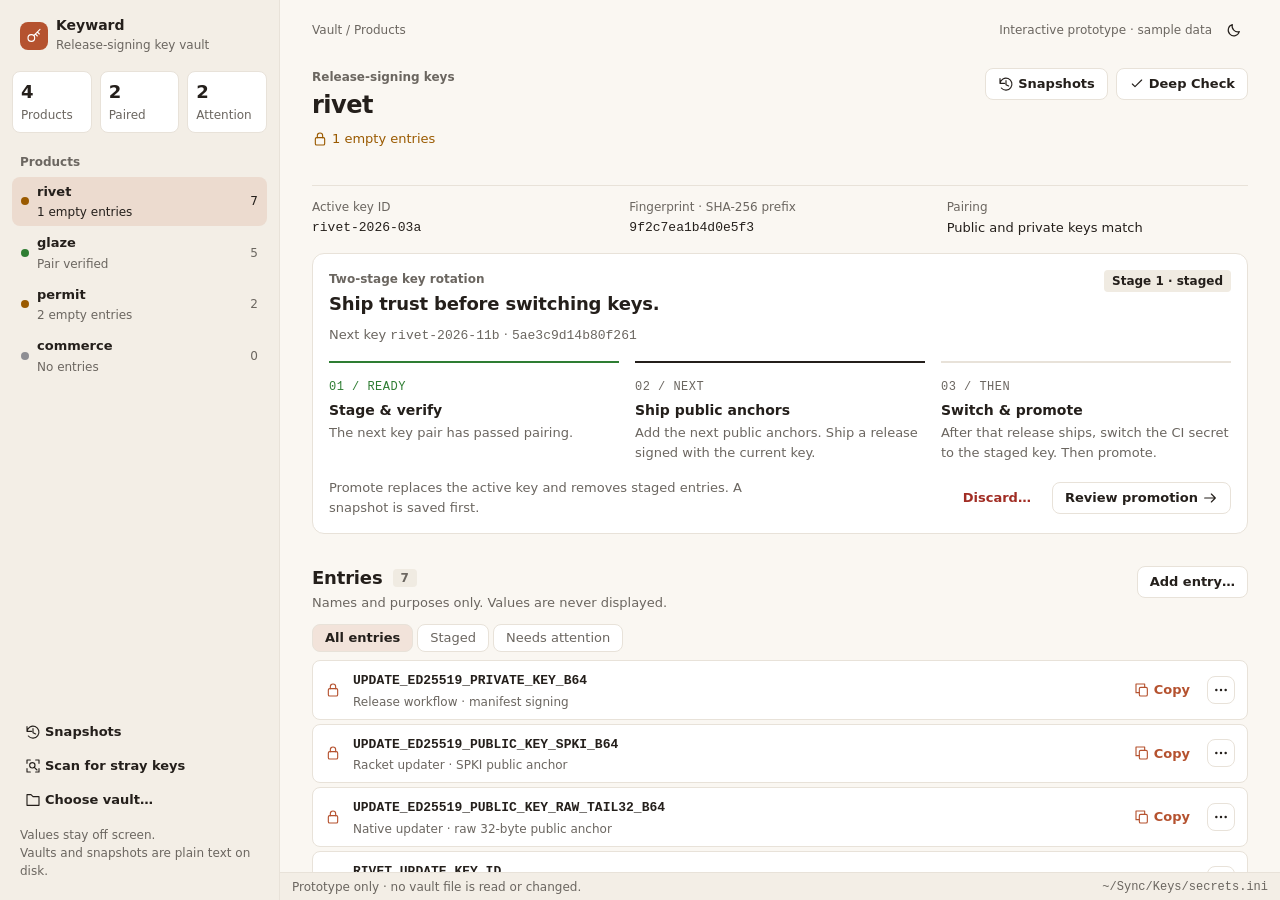
<file: design/index.html>
<!DOCTYPE html>
<html lang="en">
<head>
<meta charset="UTF-8">
<meta name="viewport" content="width=device-width, initial-scale=1">
<meta name="color-scheme" content="light dark">
<title>Keyward — Signing key vault</title>
<link rel="stylesheet" href="prototype/shared.css">
<script src="prototype/app.js" defer></script>
</head>
<body data-screen="main">
<div id="app"></div>
<dialog id="modal" aria-labelledby="modalTitle"></dialog>
<noscript>This interactive prototype requires JavaScript. No signing-key values are included.</noscript>
</body>
</html>
</file>
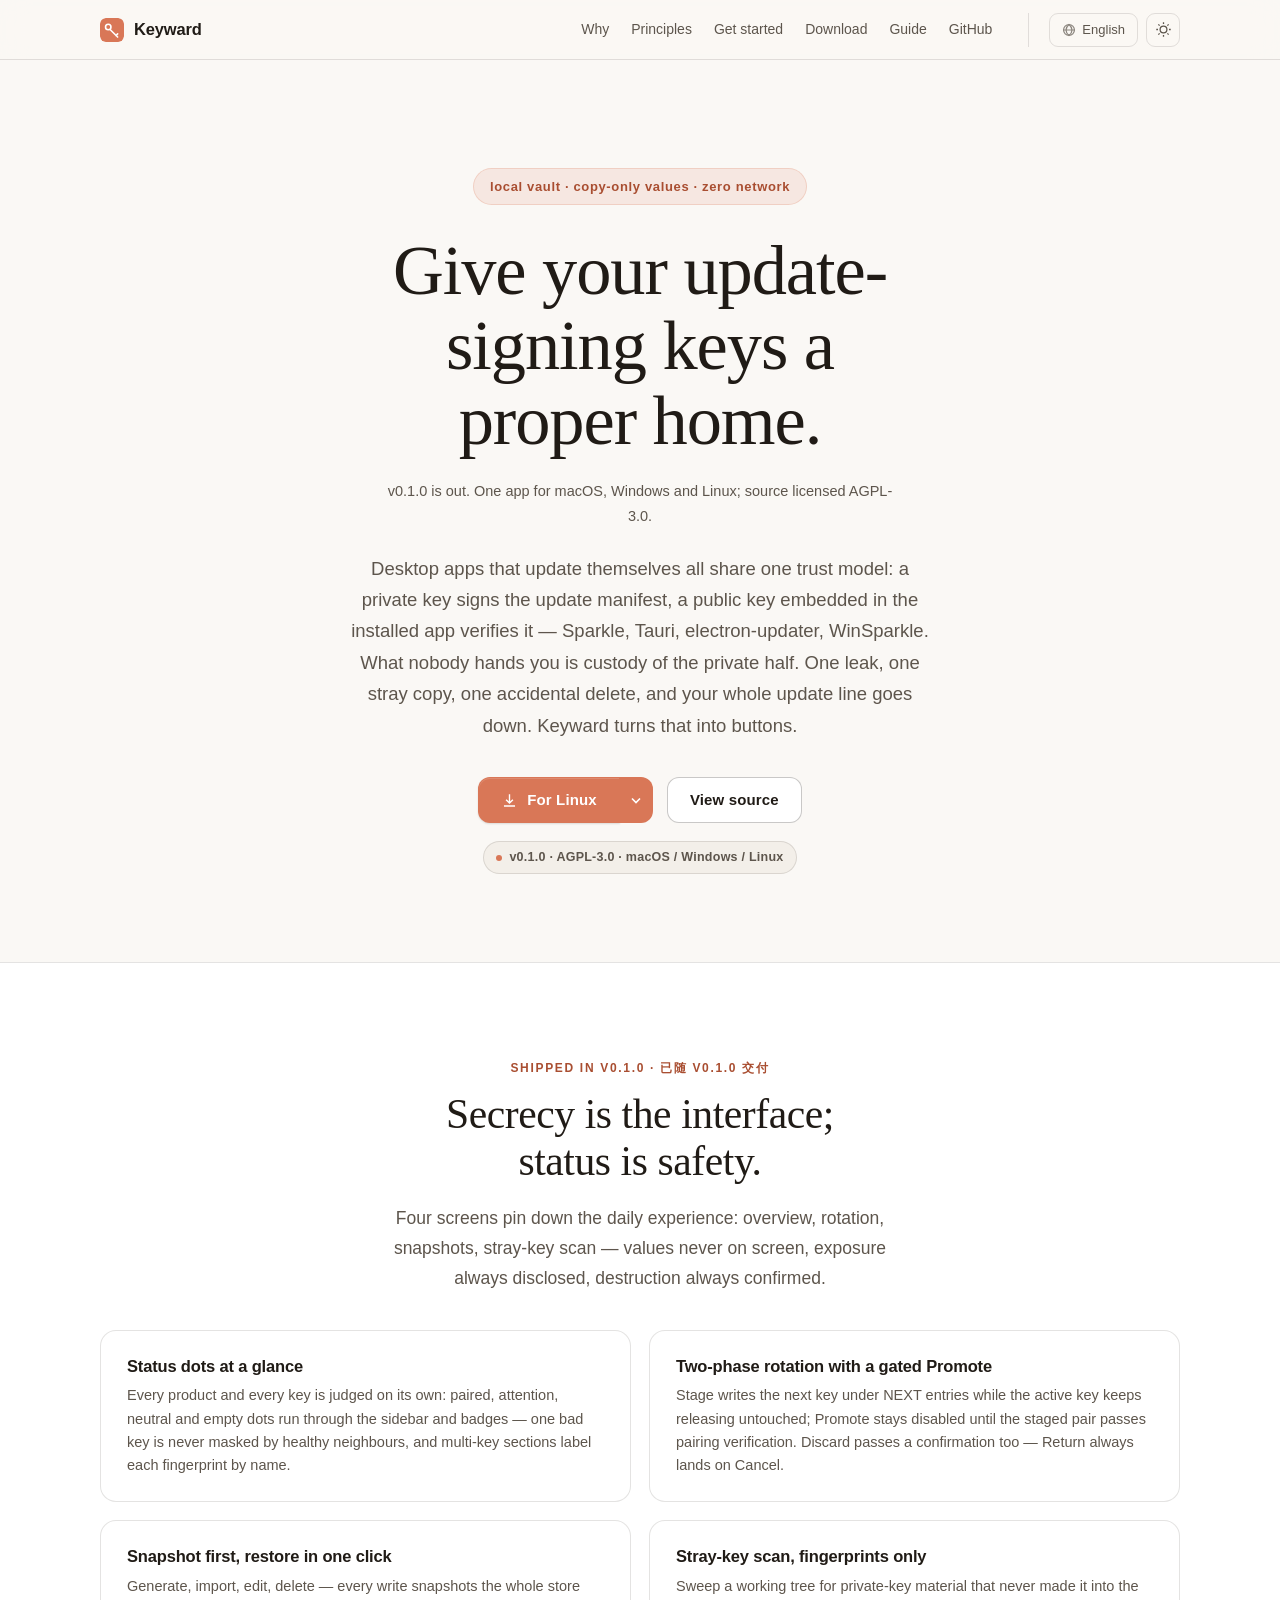
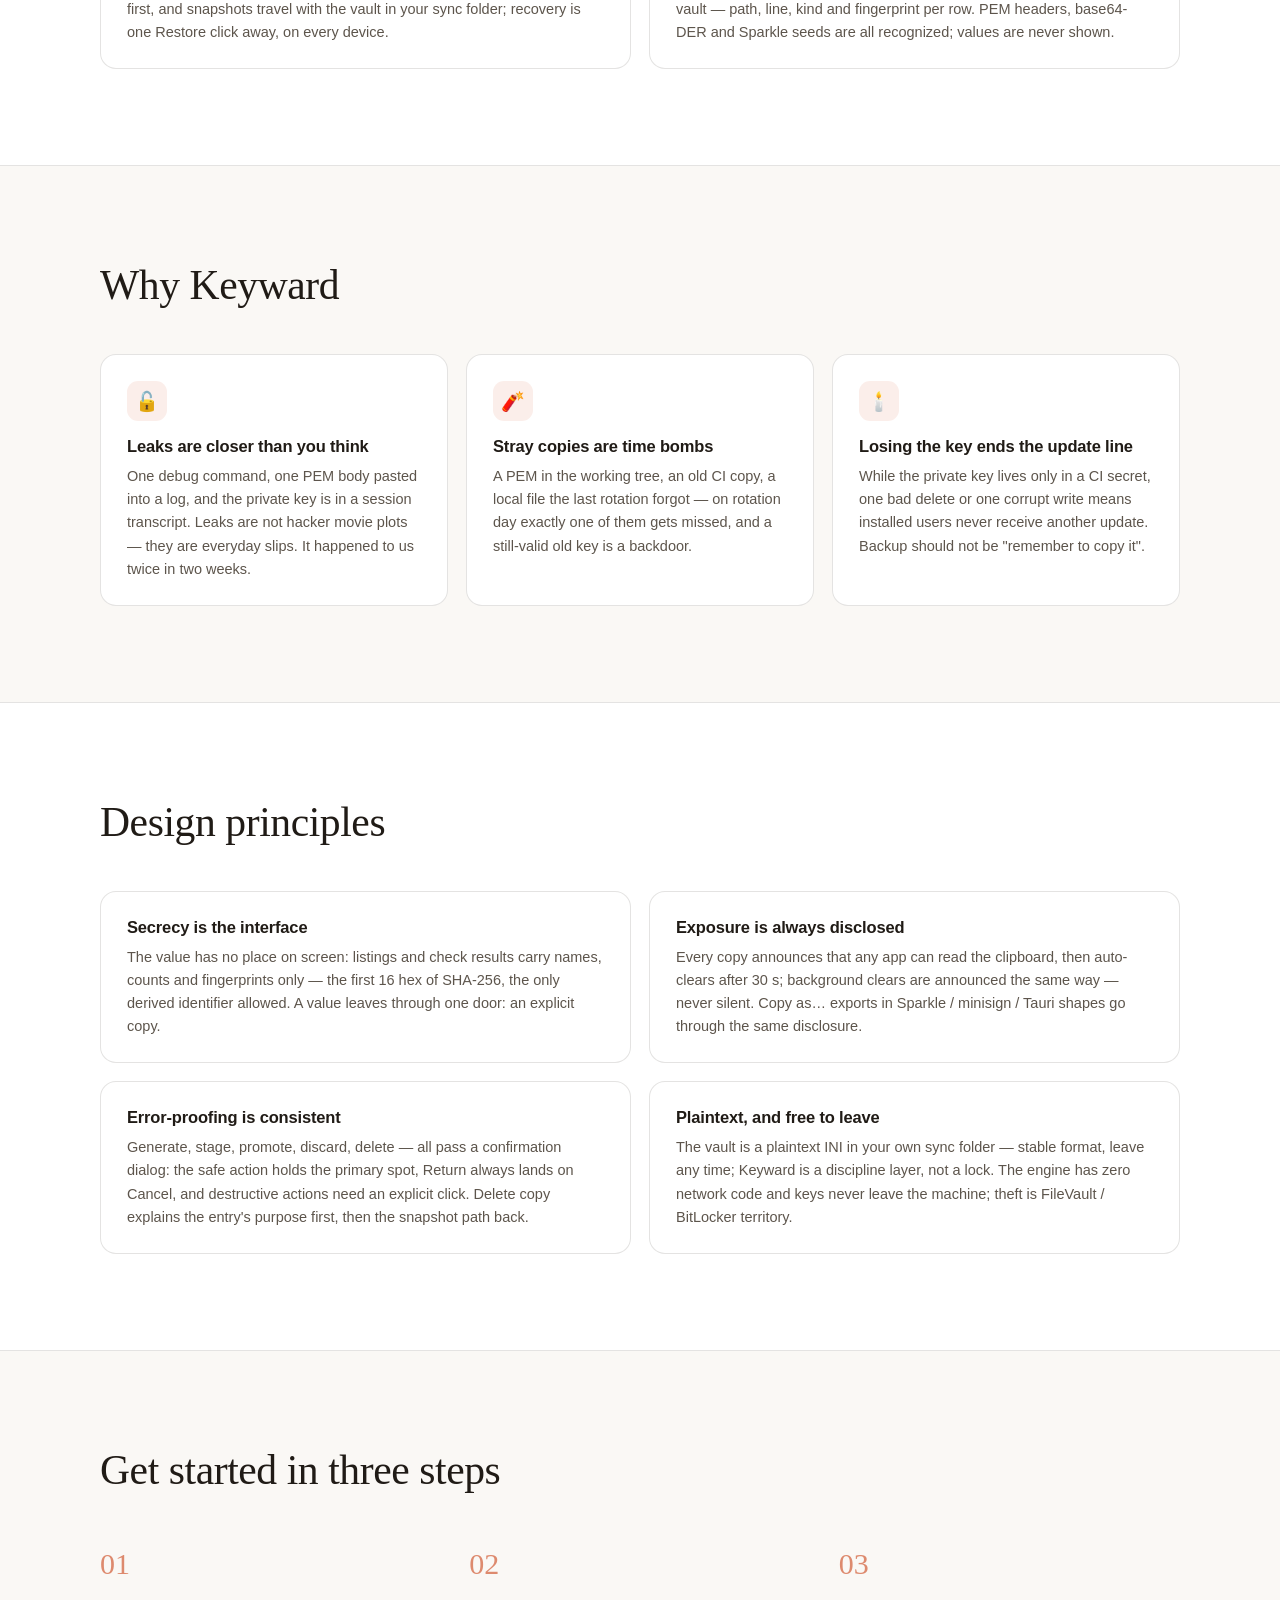
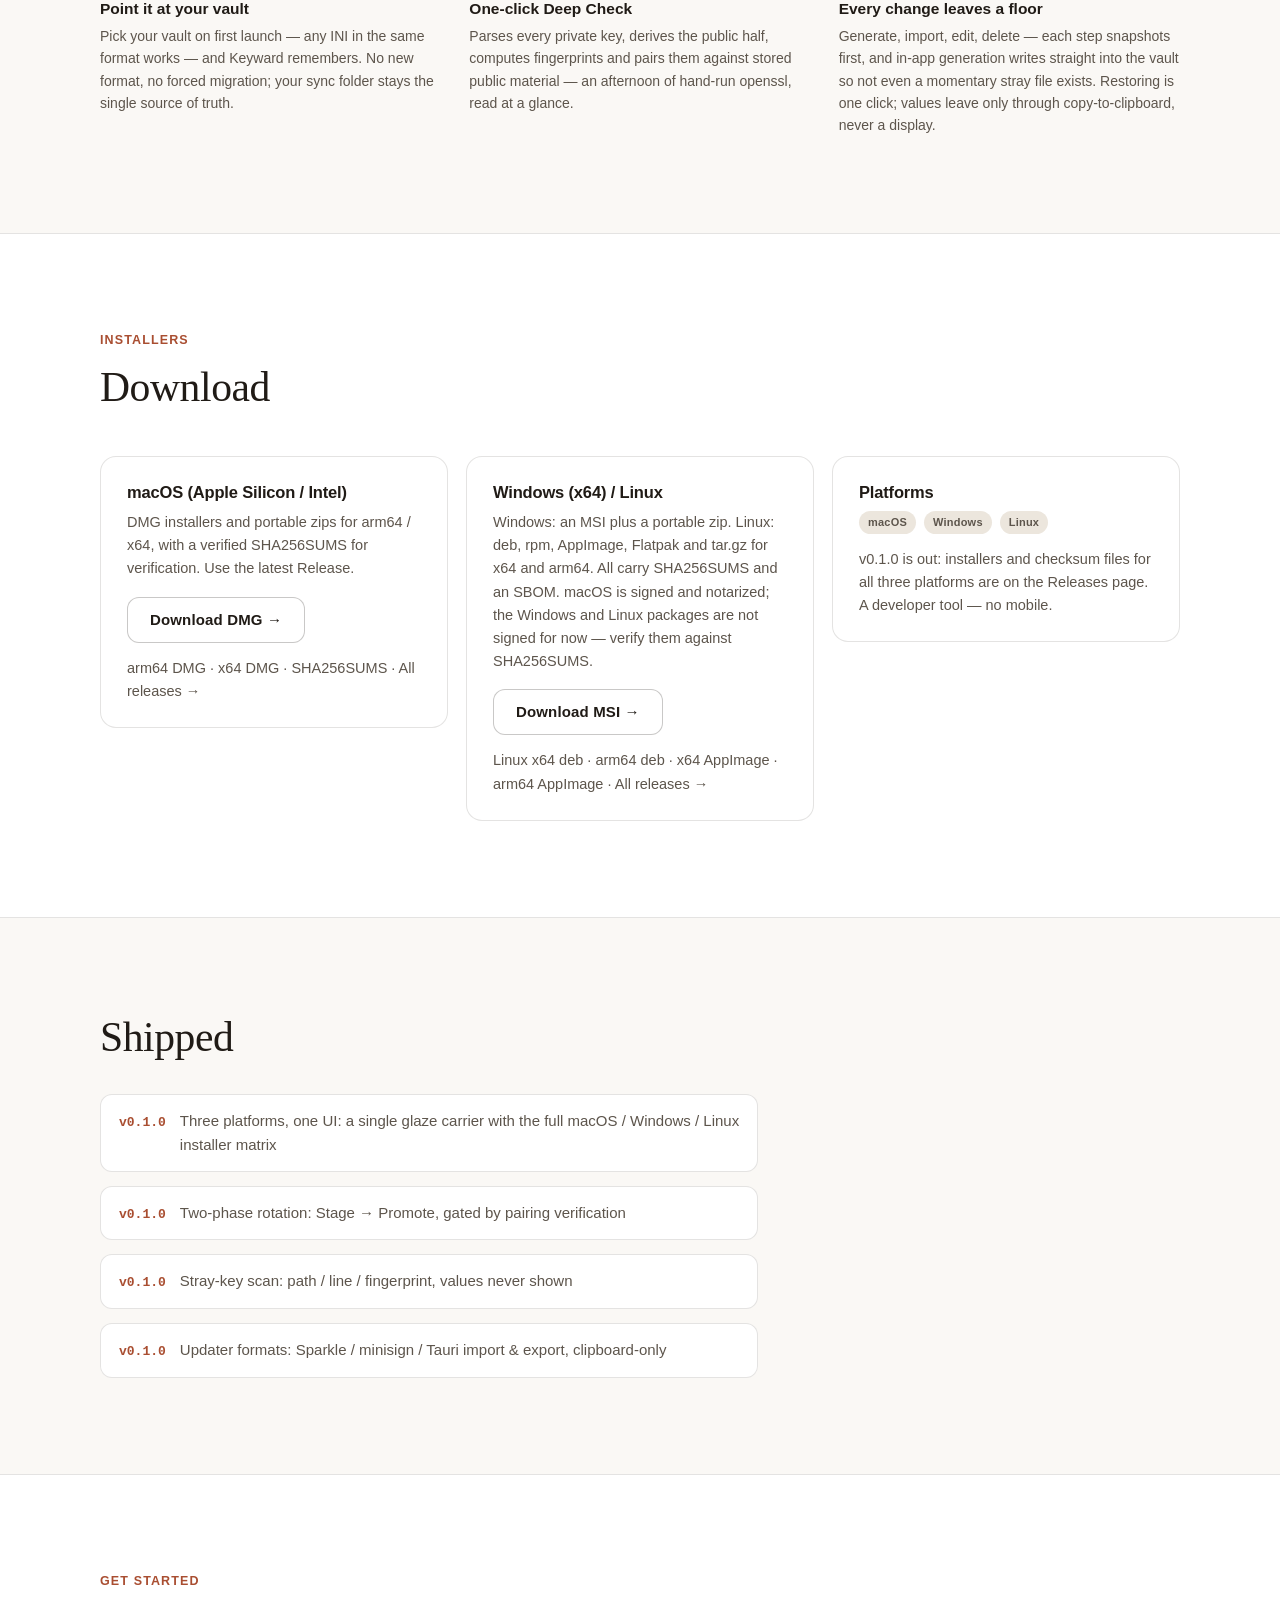
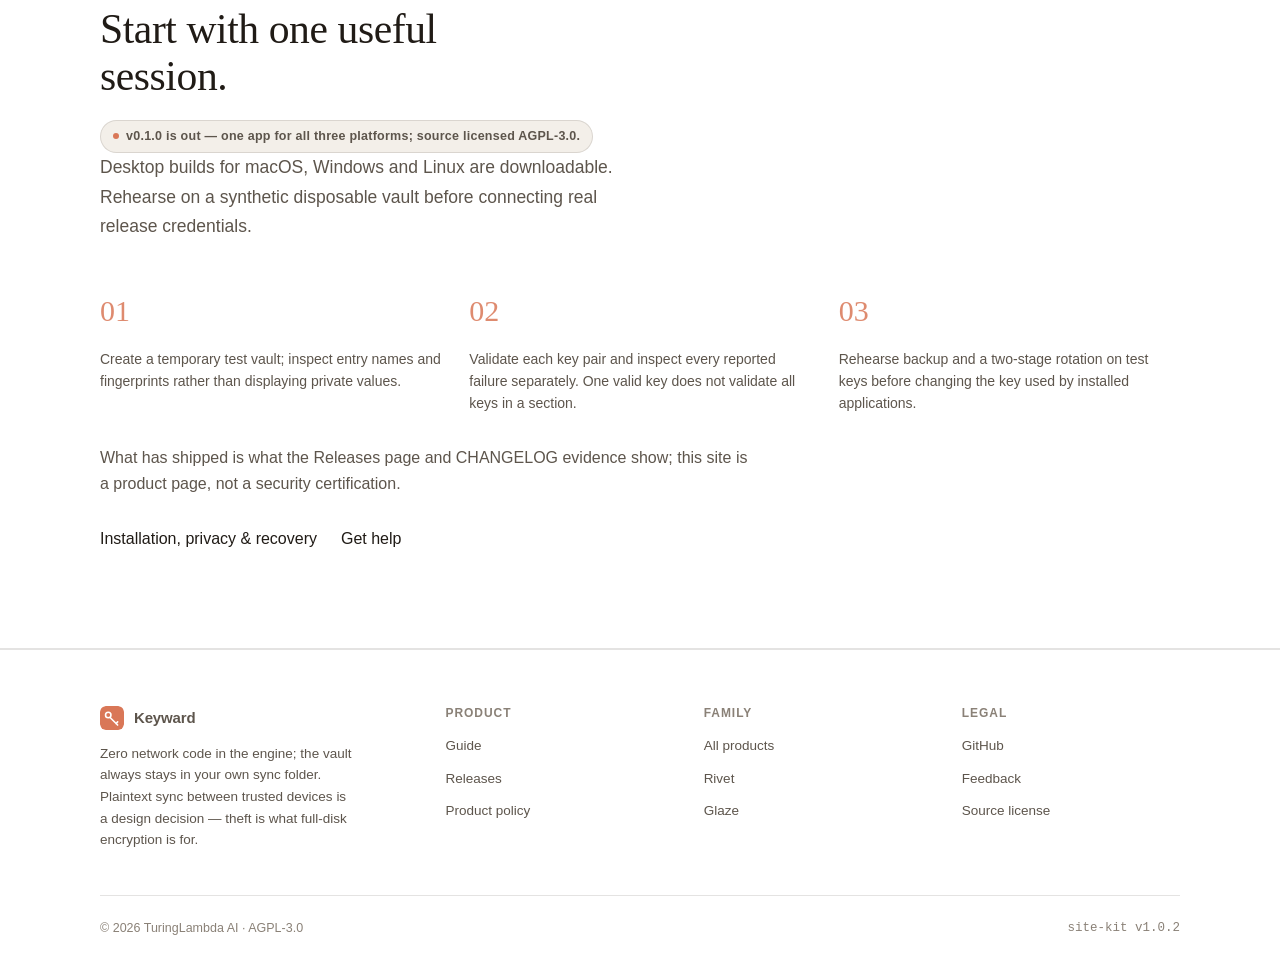
<file: site/index.html>
<!DOCTYPE html>
<html lang="zh-CN" data-kit-id="keyward" data-kit-lang-key="keyward-lang">

<head>
    <meta charset="utf-8">
    <meta name="viewport" content="width=device-width, initial-scale=1.0">
    <title>Keyward — 自更新应用的签名钥保险库</title>
    <meta name="description" content="Keyward: 私钥签更新清单、公钥嵌在已装应用里验签——Sparkle、Tauri、electron-updater 全是这一套，缺的是私钥的日常托管。值永不显示只进剪贴板，每次写入先快照，两阶段轮换防错，散钥扫描只报指纹。Rivet 线——Racket 引擎驱动三平台原生壳。">
    <link rel="canonical" href="https://keyward.jrtx.site/">
    <meta name="theme-color" content="#D97757">
    <meta property="og:type" content="website">
    <meta property="og:site_name" content="Keyward">
    <meta property="og:title" content="Keyward — a proper home for your update-signing keys">
    <meta property="og:description" content="Local vault for release-signing keys: values never displayed, copy-only, snapshot on every write, two-phase rotation, stray-key scan that reports fingerprints. Zero network code — AGPL-3.0.">
    <meta property="og:url" content="https://keyward.jrtx.site/">
    <meta property="og:image" content="https://keyward.jrtx.site/img/keyward-main-window.png">
    <meta property="og:image:alt" content="The Keyward window at first launch: summary tiles and an empty product list beside the vault picker.">
    <meta name="twitter:card" content="summary_large_image">
    <meta name="twitter:title" content="Keyward — a proper home for your update-signing keys">
    <meta name="twitter:description" content="Local vault for release-signing keys. Values never displayed, snapshot on every write, two-phase rotation, stray-key scan.">

    <!-- Theme + language pre-paint: no flash before the stylesheet paints.
         Storage keys are the site's historical keys (keyward-theme /
         keyward-lang — carried forward via data-kit-lang-key on <html>)
         so returning visitors keep preferences. -->
    <script>
        (function () {
            var t;
            try { t = localStorage.getItem('keyward-theme'); } catch (e) {}
            if (t !== 'dark' && t !== 'light') {
                t = window.matchMedia && matchMedia('(prefers-color-scheme: dark)').matches ? 'dark' : 'light';
            }
            document.documentElement.dataset.theme = t;
            var l;
            try { l = localStorage.getItem('keyward-lang'); } catch (e) {}
            if (l !== 'zh' && l !== 'en') {
                l = (navigator.language || 'zh').toLowerCase().indexOf('zh') === 0 ? 'zh' : 'en';
            }
            document.documentElement.lang = l === 'zh' ? 'zh-CN' : 'en';
        })();
    </script>

    <link rel="icon" type="image/svg+xml" href="data:image/svg+xml,%3Csvg xmlns='http://www.w3.org/2000/svg' viewBox='0 0 512 512'%3E%3Crect width='512' height='512' rx='115' fill='%23D97757'/%3E%3Ccircle cx='176' cy='192' r='58' fill='none' stroke='%23FFFFFF' stroke-width='34'/%3E%3Cpath d='M220 250 L376 406 M340 374 L376 338' stroke='%23FFFFFF' stroke-width='34' stroke-linecap='round'/%3E%3C/svg%3E">
    <link rel="stylesheet" href="family.css">
    <link rel="stylesheet" href="site.css">
    <link rel="preload" href="fonts/newsreader-latin-var.woff2" as="font" type="font/woff2" crossorigin>
    <link rel="preload" href="fonts/inter-latin-var.woff2" as="font" type="font/woff2" crossorigin>
    <script src="family.js" defer></script>
</head>

<body>
    <header class="kit-nav">
        <div class="kit-container kit-nav-inner">
            <a class="kit-brand" href="/">
                <svg class="kit-brand-mark" viewBox="0 0 512 512" aria-hidden="true"><rect width="512" height="512" rx="115" fill="#D97757"/><circle cx="176" cy="192" r="58" fill="none" stroke="#FFFFFF" stroke-width="34"/><path d="M220 250 L376 406 M340 374 L376 338" stroke="#FFFFFF" stroke-width="34" stroke-linecap="round"/></svg>
                <span>Keyward</span>
            </a>
            <nav class="kit-nav-links">
                <a href="#why" data-i18n="nav.why">为什么需要</a>
                <a href="#principles" data-i18n="nav.principles">设计原则</a>
                <a href="#start" data-i18n="nav.start">三步开始</a>
                <a href="#download" data-i18n="nav.download">下载</a>
                <a href="guide.html" data-i18n="nav.guide">手册</a>
                <a href="https://github.com/turlamai/keyward" data-i18n="nav.github">GitHub</a>
            </nav>
            <div class="kit-nav-actions">
                <div class="kit-lang">
                    <button class="kit-lang-btn" type="button" aria-haspopup="true" aria-expanded="false">
                        <svg viewBox="0 0 16 16" fill="none" stroke="currentColor" stroke-width="1.4" aria-hidden="true"><circle cx="8" cy="8" r="6.2"/><path d="M1.8 8h12.4M8 1.8c-4.6 4-4.6 8.4 0 12.4 4.6-4 4.6-8.4 0-12.4z"/></svg>
                        <span class="kit-lang-current">简体中文</span>
                    </button>
                    <ul class="kit-lang-menu">
                        <li><button type="button" data-kit-lang="zh">简体中文</button></li>
                        <li><button type="button" data-kit-lang="en">English</button></li>
                    </ul>
                </div>
                <button class="kit-icon-btn kit-theme-toggle" type="button" aria-pressed="false" aria-label="Theme">
                    <svg class="kit-icon-sun" viewBox="0 0 20 20" fill="none" stroke="currentColor" stroke-width="1.5" aria-hidden="true"><circle cx="10" cy="10" r="4"/><path d="M10 1.5v2M10 16.5v2M1.5 10h2M16.5 10h2M4 4l1.4 1.4M14.6 14.6L16 16M16 4l-1.4 1.4M5.4 14.6L4 16"/></svg>
                    <svg class="kit-icon-moon" viewBox="0 0 20 20" fill="none" stroke="currentColor" stroke-width="1.5" aria-hidden="true"><path d="M16.5 12.2A7 7 0 0 1 7.8 3.5a7 7 0 1 0 8.7 8.7z"/></svg>
                </button>
            </div>
        </div>
    </header>

    <main>
        <!-- Hero -->
        <section class="kit-hero">
            <div class="kit-container">
                <span class="kit-eyebrow" data-i18n="kicker">本地保险库 · 值不显示 · 零网络</span>
                <h1 data-i18n="hero-title">给你的更新签名钥，一个像样的家。</h1>
                <p class="kit-text-2 kw-availability" data-i18n="hero.availability">v0.1.0 已发布。macOS / Windows / Linux 三平台共用一套界面，源码以 AGPL-3.0 许可开放。</p>
                <p class="kit-lead" data-i18n="hero-lede">桌面应用的在线更新全靠同一套信任模型：私钥签更新清单，公钥嵌在已装应用里验签——Sparkle、Tauri、electron-updater、WinSparkle 都是它。可私钥的日常托管没人替你管：一次泄漏、一份散件、一次误删，断的就是整条更新线。Keyward 把这件事变成点按钮。</p>
                <div class="kit-btn-row">
                    <div class="kit-dl">
                        <a class="kit-btn kit-btn--primary" data-kit-dl-primary href="https://github.com/turlamai/keyward/releases/latest">
                            <svg viewBox="0 0 20 20" fill="none" stroke="currentColor" stroke-width="1.6" aria-hidden="true"><path d="M10 2.5v10M6 9l4 4 4-4M3.5 16.5h13"/></svg>
                            <span class="kit-dl-label" data-i18n="dl.generic">获取 Keyward</span>
                        </a>
                        <button class="kit-dl-caret" type="button" aria-haspopup="true" aria-expanded="false" aria-label="All platforms">
                            <svg viewBox="0 0 14 14" fill="none" stroke="currentColor" stroke-width="1.6" aria-hidden="true"><path d="M3 5.5L7 9.5l4-4"/></svg>
                        </button>
                        <ul class="kit-dl-menu">
                            <li><a href="https://github.com/turlamai/keyward/releases/latest" data-kit-dl="mac"><span class="kit-dl-os" data-i18n="dl.mac">macOS 版</span><span class="kit-dl-kind">.dmg</span></a></li>
                            <li><a href="https://github.com/turlamai/keyward/releases/latest" data-kit-dl="win"><span class="kit-dl-os" data-i18n="dl.win">Windows 版</span><span class="kit-dl-kind">.msi</span></a></li>
                            <li><a href="https://github.com/turlamai/keyward/releases/latest" data-kit-dl="linux"><span class="kit-dl-os" data-i18n="dl.linux">Linux 版</span><span class="kit-dl-kind">.AppImage / .deb</span></a></li>
                            <li class="kit-dl-note kit-hidden" data-kit-dl-note data-i18n="dl.note">当前平台请前往 Releases 页面选取对应安装包。</li>
                        </ul>
                    </div>
                    <a class="kit-btn kit-btn--secondary" href="https://github.com/turlamai/keyward" data-i18n="hero.source">查看源码</a>
                </div>
                <p class="kit-hero-meta"><span class="kit-badge" data-i18n="hero.badge">v0.1.0 · AGPL-3.0 · macOS / Windows / Linux</span></p>
            </div>
        </section>

        <!-- Features shipped in v0.1.0 -->
        <section class="kit-section kit-section--alt kw-showcase" id="visual-showcase" aria-label="Keyward features shipped in v0.3.0">
            <div class="kit-container">
                <div class="kw-vs-intro">
                    <span class="kw-vs-label">SHIPPED IN v0.1.0 · 已随 v0.1.0 交付</span>
                    <h2 class="kit-h2" style="margin-inline: auto;" data-i18n="vs.title">保密即界面，状态即安全。</h2>
                    <p class="kit-lead" style="margin-inline: auto;" data-i18n="vs.lead">四个界面钉死日常体验：概览、轮换、快照、散钥扫描——值不上屏，暴露必披露，破坏必确认。</p>
                </div>
                <div class="kit-grid kit-grid--2" style="margin-top: 36px;">
                    <div class="kit-card">
                        <h3 data-i18n="vs.f1t">状态点概览</h3>
                        <p data-i18n="vs.f1b">每个产品、每把钥匙独立判定：配对、注意、中性、空节四态贯穿侧栏圆点与徽标——一个坏 key 不会被同节的好 key 掩盖，多 key 节按名字逐个标注指纹。</p>
                    </div>
                    <div class="kit-card">
                        <h3 data-i18n="vs.f2t">两阶段轮换，Promote 防错</h3>
                        <p data-i18n="vs.f2b">Stage 把新钥写进 NEXT 条目，旧钥继续发布不受影响；Promote 由配对结果把关，配对不绿按钮不亮。丢弃也要过确认对话框，Return 永远落在取消。</p>
                    </div>
                    <div class="kit-card">
                        <h3 data-i18n="vs.f3t">快照先行，一键恢复</h3>
                        <p data-i18n="vs.f3b">生成、导入、修改、删除，每次写入先落整库快照，快照跟库一起进同步盘；出事时 Restore 就是一次点击，每台设备上都有底。</p>
                    </div>
                    <div class="kit-card">
                        <h3 data-i18n="vs.f4t">散钥扫描，只报指纹</h3>
                        <p data-i18n="vs.f4b">扫工作树找未收编的私钥材料，路径 / 行号 / 类型 / 指纹逐行列出——PEM 头、base64-DER、Sparkle 种子都能认，值永不显示。</p>
                    </div>
                </div>
            </div>
        </section>

        <!-- Why -->
        <section class="kit-section" id="why">
            <div class="kit-container">
                <h2 class="kit-h2" data-i18n="why-title">为什么需要</h2>
                <div class="kit-grid kit-grid--3" style="margin-top: 44px;">
                    <div class="kit-card">
                        <span class="kit-card-icon kw-emoji" aria-hidden="true">🔓</span>
                        <h3 data-i18n="w1-title">泄漏比你想的近</h3>
                        <p data-i18n="w1-body">一条调试命令、一段贴进日志的 PEM 正文，私钥就进了会话记录——泄漏从来不是黑客剧本，是日常手滑。我们自家两周内就发生过两次。</p>
                    </div>
                    <div class="kit-card">
                        <span class="kit-card-icon kw-emoji" aria-hidden="true">🧨</span>
                        <h3 data-i18n="w2-title">散件是定时炸弹</h3>
                        <p data-i18n="w2-body">工作树里的 PEM、CI 里的旧副本、上一次轮换没删干净的本地文件——轮换那天永远有一个被忘记，旧钥继续有效就是后门。</p>
                    </div>
                    <div class="kit-card">
                        <span class="kit-card-icon kw-emoji" aria-hidden="true">🕯️</span>
                        <h3 data-i18n="w3-title">丢钥就是全线断更</h3>
                        <p data-i18n="w3-body">私钥只活在 CI secret 里时，一次误删、一次坏写入，所有已装用户再也收不到任何更新。备份不该是"记得复制一下"。</p>
                    </div>
                </div>
            </div>
        </section>

        <!-- Principles -->
        <section class="kit-section kit-section--alt" id="principles">
            <div class="kit-container">
                <h2 class="kit-h2" data-i18n="principles-title">设计原则</h2>
                <div class="kit-grid kit-grid--2" style="margin-top: 44px;">
                    <div class="kit-card">
                        <h3 data-i18n="p1-title">保密即界面</h3>
                        <p data-i18n="p1-body">界面上不存在「值」：列表与体检结果只载名字、计数与指纹——SHA-256 指纹取前 16 位 hex，是唯一允许的派生标识。值唯一的出口是显式复制。</p>
                    </div>
                    <div class="kit-card">
                        <h3 data-i18n="p2-title">暴露必披露</h3>
                        <p data-i18n="p2-body">每次复制当场宣告「剪贴板任何应用可读」，30 秒后自动清除，后台清除同样播报，永不静默。Copy as… 导出 Sparkle / minisign / Tauri 格式走同一套披露。</p>
                    </div>
                    <div class="kit-card">
                        <h3 data-i18n="p3-title">防错一致</h3>
                        <p data-i18n="p3-body">生成、暂存、晋升、丢弃、删除一律过确认对话框：安全动作拿视觉主位，Return 永远落在取消，破坏性动作必须显式点击；删除文案先讲条目用途，再讲快照可恢复。</p>
                    </div>
                    <div class="kit-card">
                        <h3 data-i18n="p4-title">明文可逃生</h3>
                        <p data-i18n="p4-body">库是同步盘里的明文 INI——格式稳定、随时离开，Keyward 是纪律层不是锁。引擎零网络代码，密钥不出本机；防失窃交给 FileVault / BitLocker。</p>
                    </div>
                </div>
            </div>
        </section>

        <!-- Get started (three steps) -->
        <section class="kit-section" id="start">
            <div class="kit-container">
                <h2 class="kit-h2" data-i18n="start-title">三步开始</h2>
                <div class="kit-steps" style="margin-top: 44px;">
                    <div class="kit-step">
                        <h3 data-i18n="s1-title">指向你的库</h3>
                        <p data-i18n="s1-body">首次启动选择你的钥匙库（任何同格式的 INI 都行），选择会被记住——不新建格式、不强迫迁移，你的同步盘继续是唯一事实源。</p>
                    </div>
                    <div class="kit-step">
                        <h3 data-i18n="s2-title">Deep Check 一键体检</h3>
                        <p data-i18n="s2-body">解析每把私钥、派生公钥、算指纹、和库内公钥配对——过去一下午的手工 openssl，现在一屏读完。</p>
                    </div>
                    <div class="kit-step">
                        <h3 data-i18n="s3-title">改即有底</h3>
                        <p data-i18n="s3-body">生成、导入、修改、删除，每一步都先落快照；应用内生成直接写进库，连瞬时散件都不存在。要回滚，恢复就是一次点击；值想用时复制进剪贴板，永不回显。</p>
                    </div>
                </div>
            </div>
        </section>

        <!-- Download -->
        <section class="kit-section kit-section--alt" id="download">
            <div class="kit-container">
                <span class="kit-kicker" data-i18n="download-kicker">安装包</span>
                <h2 class="kit-h2" data-i18n="download-title">下载</h2>
                <div class="kit-grid kit-grid--3" style="margin-top: 44px; align-items: start;">
                    <div class="kit-card">
                        <h3 data-i18n="dl-mac-title">macOS（Apple Silicon / Intel）</h3>
                        <p data-i18n="dl-mac">DMG 安装器与便携 zip，arm64 / x64 双架构，随附统一的 SHA256SUMS 校验文件。请以最新 Release 为准。</p>
                        <p style="margin-top: 16px;"><a class="kit-btn kit-btn--secondary" data-kit-dl="mac" href="https://github.com/turlamai/keyward/releases/latest" data-i18n="dl-mac-go">下载 DMG →</a></p>
                        <p class="kit-text-3 kw-dl-links">
                            <a href="https://github.com/turlamai/keyward/releases/latest">arm64 DMG</a> ·
                            <a href="https://github.com/turlamai/keyward/releases/latest">x64 DMG</a> ·
                            <a href="https://github.com/turlamai/keyward/releases/latest/download/SHA256SUMS">SHA256SUMS</a> ·
                            <a href="https://github.com/turlamai/keyward/releases" data-i18n="dl-all">全部版本 →</a>
                        </p>
                    </div>
                    <div class="kit-card">
                        <h3 data-i18n="dl-win-lin-title">Windows（x64）/ Linux</h3>
                        <p data-i18n="dl-win-lin">Windows 为 MSI + 便携 zip；Linux 为 x64 / arm64 的 deb、rpm、AppImage、Flatpak 与 tar.gz。均随附 SHA256SUMS 与 SBOM。macOS 已签名并公证；Windows 与 Linux 安装包暂未签名，请以 SHA256SUMS 校验。</p>
                        <p style="margin-top: 16px;"><a class="kit-btn kit-btn--secondary" data-kit-dl="win" href="https://github.com/turlamai/keyward/releases/latest" data-i18n="dl-win-go">下载 MSI →</a></p>
                        <p class="kit-text-3 kw-dl-links">
                            <a href="https://github.com/turlamai/keyward/releases/latest">Linux x64 deb</a> ·
                            <a href="https://github.com/turlamai/keyward/releases/latest">arm64 deb</a> ·
                            <a href="https://github.com/turlamai/keyward/releases/latest">x64 AppImage</a> ·
                            <a href="https://github.com/turlamai/keyward/releases/latest">arm64 AppImage</a> ·
                            <a href="https://github.com/turlamai/keyward/releases" data-i18n="dl-all">全部版本 →</a>
                        </p>
                    </div>
                    <div class="kit-card">
                        <h3 data-i18n="dl-platforms-title">平台</h3>
                        <p class="kw-platform-row">
                            <span class="kit-chip">macOS</span>
                            <span class="kit-chip">Windows</span>
                            <span class="kit-chip">Linux</span>
                        </p>
                        <p class="kit-text-2" style="margin-top: 14px;" data-i18n="dl-platforms-body">v0.1.0 已发布：三平台安装包与校验文件都在 Releases 页。这是开发者工具，不做移动端。</p>
                    </div>
                </div>
            </div>
        </section>

        <!-- Shipped -->
        <section class="kit-section" id="roadmap">
            <div class="kit-container">
                <h2 class="kit-h2" data-i18n="roadmap-title">已交付</h2>
                <ul class="kw-roadmap">
                    <li><strong>v0.1.0</strong><span data-i18n="rm1">三平台合一：一个 Glaze 载体、一套界面，macOS / Windows / Linux 安装包全矩阵</span></li>
                    <li><strong>v0.1.0</strong><span data-i18n="rm2">两阶段轮换：Stage → Promote，配对不绿不能晋升</span></li>
                    <li><strong>v0.1.0</strong><span data-i18n="rm3">散钥扫描：路径 / 行号 / 指纹，值永不显示</span></li>
                    <li><strong>v0.1.0</strong><span data-i18n="rm4">更新器格式互通：Sparkle / minisign / Tauri 导入导出，剪贴板直达</span></li>
                </ul>
            </div>
        </section>

        <!-- Get started -->
        <section class="kit-section kit-section--alt" id="start-here">
            <div class="kit-container">
                <span class="kit-kicker" data-i18n="start.kicker">开始使用</span>
                <h2 class="kit-h2" data-i18n="start.title">从一次有效使用开始。</h2>
                <p class="kit-lead" style="margin-top: 18px;"><span class="kit-badge" data-i18n="start.status">v0.1.0 已发布，三平台应用；源码以 AGPL-3.0 许可开放。</span> <span data-i18n="start.platforms">macOS、Windows、Linux 桌面版均可下载。连接真实发布凭据前，先用可丢弃的合成密钥库练手。</span></p>
                <div class="kit-steps" style="margin-top: 44px;">
                    <div class="kit-step">
                        <p data-i18n="start.s1.body">建立临时测试库；查看条目名称和指纹，不展示私钥值。</p>
                    </div>
                    <div class="kit-step">
                        <p data-i18n="start.s2.body">逐个校验密钥对，分别处理每个失败结果；一个密钥正确不表示整个节均正确。</p>
                    </div>
                    <div class="kit-step">
                        <p data-i18n="start.s3.body">先用测试密钥演练备份和两阶段轮换，再修改已安装应用信任的发布密钥。</p>
                    </div>
                </div>
                <p class="kit-text-2" style="margin-top: 30px; max-width: 74ch;"><span data-i18n="start.limits">已交付的能力以 Releases 页与 CHANGELOG 中的发布证据为准；本站内容是产品介绍，不构成安全认证。</span></p>
                <div class="kw-start-links">
                    <a href="https://github.com/turlamai/keyward/blob/main/docs/USER-GUIDE.zh-CN.md" data-en-href="https://github.com/turlamai/keyward/blob/main/docs/USER-GUIDE.md" data-i18n="start.guide">安装、隐私与恢复</a>
                    <a href="https://github.com/turlamai/keyward/issues" data-i18n="start.help">反馈与帮助</a>
                </div>
            </div>
        </section>
    </main>

    <footer class="kit-footer">
        <div class="kit-container">
            <div class="kit-footer-grid">
                <div>
                    <a class="kit-brand" href="/">
                        <svg class="kit-brand-mark" viewBox="0 0 512 512" aria-hidden="true"><rect width="512" height="512" rx="115" fill="#D97757"/><circle cx="176" cy="192" r="58" fill="none" stroke="#FFFFFF" stroke-width="34"/><path d="M220 250 L376 406 M340 374 L376 338" stroke="#FFFFFF" stroke-width="34" stroke-linecap="round"/></svg>
                        <span>Keyward</span>
                    </a>
                    <p class="kit-footer-tagline" data-i18n="footer-note">引擎零网络代码；库文件永远在你自己的同步盘里。明文同步是信任设备间的设计决策，防失窃交给各机全盘加密。</p>
                </div>
                <div>
                    <h4 data-i18n="footer.product">产品</h4>
                    <ul>
                        <li><a href="guide.html" data-i18n="nav.guide">手册</a></li>
                        <li><a href="https://github.com/turlamai/keyward/releases" data-i18n="footer.releases">发布与更新</a></li>
                        <li><a href="https://github.com/turlamai/keyward/blob/main/docs/USER-GUIDE.zh-CN.md" data-en-href="https://github.com/turlamai/keyward/blob/main/docs/USER-GUIDE.md" data-i18n="footer.policy">产品政策</a></li>
                    </ul>
                </div>
                <div>
                    <h4 data-i18n="footer.family">家族</h4>
                    <ul>
                        <li><a href="https://jrtx.site/" data-i18n="footer.portal">全部产品</a></li>
                        <li><a href="https://rivet.jrtx.site">Rivet</a></li>
                        <li><a href="https://glaze.jrtx.site">Glaze</a></li>
                    </ul>
                </div>
                <div>
                    <h4 data-i18n="footer.legal">条款</h4>
                    <ul>
                        <li><a href="https://github.com/turlamai/keyward" data-i18n="nav.github">GitHub</a></li>
                        <li><a href="https://github.com/turlamai/keyward/issues" data-i18n="footer.help">反馈</a></li>
                        <li><a href="https://github.com/turlamai/keyward/blob/main/LICENSE" data-i18n="footer.license">源码许可</a></li>
                    </ul>
                </div>
            </div>
            <div class="kit-footer-bottom">
                <span data-i18n="footer.copyright">© 2026 TuringLambda AI · AGPL-3.0</span>
                <span class="kit-mono">site-kit v1.0.2</span>
            </div>
        </div>
    </footer>

    <script type="application/json" id="kit-i18n">
    {
        "zh": {
            "nav.why": "为什么需要", "nav.principles": "设计原则", "nav.start": "三步开始", "nav.download": "下载", "nav.guide": "手册", "nav.github": "GitHub",
            "kicker": "本地保险库 · 值不显示 · 零网络",
            "hero-title": "给你的更新签名钥，一个像样的家。",
            "hero.availability": "v0.1.0 已发布。macOS / Windows / Linux 三平台共用一套界面，源码以 AGPL-3.0 许可开放。",
            "hero-lede": "桌面应用的在线更新全靠同一套信任模型：私钥签更新清单，公钥嵌在已装应用里验签——Sparkle、Tauri、electron-updater、WinSparkle 都是它。可私钥的日常托管没人替你管：一次泄漏、一份散件、一次误删，断的就是整条更新线。Keyward 把这件事变成点按钮。",
            "hero.badge": "v0.1.0 · AGPL-3.0 · macOS / Windows / Linux",
            "hero.source": "查看源码",
            "dl.generic": "获取 Keyward",
            "dl.mac": "macOS 版", "dl.win": "Windows 版", "dl.linux": "Linux 版",
            "dl.note": "当前平台请前往 Releases 页面选取对应安装包。",
            "vs.title": "保密即界面，状态即安全。",
            "vs.lead": "四个界面钉死日常体验：概览、轮换、快照、散钥扫描——值不上屏，暴露必披露，破坏必确认。",
            "vs.f1t": "状态点概览",
            "vs.f1b": "每个产品、每把钥匙独立判定：配对、注意、中性、空节四态贯穿侧栏圆点与徽标——一个坏 key 不会被同节的好 key 掩盖，多 key 节按名字逐个标注指纹。",
            "vs.f2t": "两阶段轮换，Promote 防错",
            "vs.f2b": "Stage 把新钥写进 NEXT 条目，旧钥继续发布不受影响；Promote 由配对结果把关，配对不绿按钮不亮。丢弃也要过确认对话框，Return 永远落在取消。",
            "vs.f3t": "快照先行，一键恢复",
            "vs.f3b": "生成、导入、修改、删除，每次写入先落整库快照，快照跟库一起进同步盘；出事时 Restore 就是一次点击，每台设备上都有底。",
            "vs.f4t": "散钥扫描，只报指纹",
            "vs.f4b": "扫工作树找未收编的私钥材料，路径 / 行号 / 类型 / 指纹逐行列出——PEM 头、base64-DER、Sparkle 种子都能认，值永不显示。",
            "why-title": "为什么需要",
            "w1-title": "泄漏比你想的近",
            "w1-body": "一条调试命令、一段贴进日志的 PEM 正文，私钥就进了会话记录——泄漏从来不是黑客剧本，是日常手滑。我们自家两周内就发生过两次。",
            "w2-title": "散件是定时炸弹",
            "w2-body": "工作树里的 PEM、CI 里的旧副本、上一次轮换没删干净的本地文件——轮换那天永远有一个被忘记，旧钥继续有效就是后门。",
            "w3-title": "丢钥就是全线断更",
            "w3-body": "私钥只活在 CI secret 里时，一次误删、一次坏写入，所有已装用户再也收不到任何更新。备份不该是\"记得复制一下\"。",
            "principles-title": "设计原则",
            "p1-title": "保密即界面",
            "p1-body": "界面上不存在「值」：列表与体检结果只载名字、计数与指纹——SHA-256 指纹取前 16 位 hex，是唯一允许的派生标识。值唯一的出口是显式复制。",
            "p2-title": "暴露必披露",
            "p2-body": "每次复制当场宣告「剪贴板任何应用可读」，30 秒后自动清除，后台清除同样播报，永不静默。Copy as… 导出 Sparkle / minisign / Tauri 格式走同一套披露。",
            "p3-title": "防错一致",
            "p3-body": "生成、暂存、晋升、丢弃、删除一律过确认对话框：安全动作拿视觉主位，Return 永远落在取消，破坏性动作必须显式点击；删除文案先讲条目用途，再讲快照可恢复。",
            "p4-title": "明文可逃生",
            "p4-body": "库是同步盘里的明文 INI——格式稳定、随时离开，Keyward 是纪律层不是锁。引擎零网络代码，密钥不出本机；防失窃交给 FileVault / BitLocker。",
            "start-title": "三步开始",
            "s1-title": "指向你的库",
            "s1-body": "首次启动选择你的钥匙库（任何同格式的 INI 都行），选择会被记住——不新建格式、不强迫迁移，你的同步盘继续是唯一事实源。",
            "s2-title": "Deep Check 一键体检",
            "s2-body": "解析每把私钥、派生公钥、算指纹、和库内公钥配对——过去一下午的手工 openssl，现在一屏读完。",
            "s3-title": "改即有底",
            "s3-body": "生成、导入、修改、删除，每一步都先落快照；应用内生成直接写进库，连瞬时散件都不存在。要回滚，恢复就是一次点击；值想用时复制进剪贴板，永不回显。",
            "download-kicker": "安装包",
            "download-title": "下载",
            "dl-mac-title": "macOS（Apple Silicon / Intel）",
            "dl-mac": "DMG 安装器与便携 zip，arm64 / x64 双架构，随附统一的 SHA256SUMS 校验文件。请以最新 Release 为准。",
            "dl-mac-go": "下载 DMG →",
            "dl-all": "全部版本 →",
            "dl-win-lin-title": "Windows（x64）/ Linux",
            "dl-win-lin": "Windows 为 MSI + 便携 zip；Linux 为 x64 / arm64 的 deb、rpm、AppImage、Flatpak 与 tar.gz。均随附 SHA256SUMS 与 SBOM。macOS 已签名并公证；Windows 与 Linux 安装包暂未签名，请以 SHA256SUMS 校验。",
            "dl-win-go": "下载 MSI →",
            "dl-platforms-title": "平台",
            "dl-platforms-body": "v0.1.0 已发布：三平台安装包与校验文件都在 Releases 页。这是开发者工具，不做移动端。",
            "roadmap-title": "已交付",
            "rm1": "三平台合一：一个 Glaze 载体、一套界面，macOS / Windows / Linux 安装包全矩阵",
            "rm2": "两阶段轮换：Stage → Promote，配对不绿不能晋升",
            "rm3": "散钥扫描：路径 / 行号 / 指纹，值永不显示",
            "rm4": "更新器格式互通：Sparkle / minisign / Tauri 导入导出，剪贴板直达",
            "start.kicker": "开始使用",
            "start.title": "从一次有效使用开始。",
            "start.status": "v0.1.0 已发布，三平台应用；源码以 AGPL-3.0 许可开放。",
            "start.platforms": "macOS、Windows、Linux 桌面版均可下载。连接真实发布凭据前，先用可丢弃的合成密钥库练手。",
            "start.s1.body": "建立临时测试库；查看条目名称和指纹，不展示私钥值。",
            "start.s2.body": "逐个校验密钥对，分别处理每个失败结果；一个密钥正确不表示整个节均正确。",
            "start.s3.body": "先用测试密钥演练备份和两阶段轮换，再修改已安装应用信任的发布密钥。",
            "start.limits": "已交付的能力以 Releases 页与 CHANGELOG 中的发布证据为准；本站内容是产品介绍，不构成安全认证。",
            "start.guide": "安装、隐私与恢复",
            "start.help": "反馈与帮助",
            "footer-note": "引擎零网络代码；库文件永远在你自己的同步盘里。明文同步是信任设备间的设计决策，防失窃交给各机全盘加密。",
            "footer.product": "产品", "footer.family": "家族", "footer.legal": "条款",
            "footer.releases": "发布与更新", "footer.portal": "全部产品", "footer.license": "源码许可",
            "footer.help": "反馈", "footer.policy": "产品政策",
            "footer.copyright": "© 2026 TuringLambda AI · AGPL-3.0"
        },
        "en": {
            "nav.why": "Why", "nav.principles": "Principles", "nav.start": "Get started", "nav.download": "Download", "nav.guide": "Guide", "nav.github": "GitHub",
            "kicker": "local vault · copy-only values · zero network",
            "hero-title": "Give your update-signing keys a proper home.",
            "hero.availability": "v0.1.0 is out. One app for macOS, Windows and Linux; source licensed AGPL-3.0.",
            "hero-lede": "Desktop apps that update themselves all share one trust model: a private key signs the update manifest, a public key embedded in the installed app verifies it — Sparkle, Tauri, electron-updater, WinSparkle. What nobody hands you is custody of the private half. One leak, one stray copy, one accidental delete, and your whole update line goes down. Keyward turns that into buttons.",
            "hero.badge": "v0.1.0 · AGPL-3.0 · macOS / Windows / Linux",
            "hero.source": "View source",
            "dl.generic": "Get Keyward",
            "dl.mac": "For macOS", "dl.win": "For Windows", "dl.linux": "For Linux",
            "dl.note": "Pick the right package from the Releases page for your platform.",
            "vs.title": "Secrecy is the interface; status is safety.",
            "vs.lead": "Four screens pin down the daily experience: overview, rotation, snapshots, stray-key scan — values never on screen, exposure always disclosed, destruction always confirmed.",
            "vs.f1t": "Status dots at a glance",
            "vs.f1b": "Every product and every key is judged on its own: paired, attention, neutral and empty dots run through the sidebar and badges — one bad key is never masked by healthy neighbours, and multi-key sections label each fingerprint by name.",
            "vs.f2t": "Two-phase rotation with a gated Promote",
            "vs.f2b": "Stage writes the next key under NEXT entries while the active key keeps releasing untouched; Promote stays disabled until the staged pair passes pairing verification. Discard passes a confirmation too — Return always lands on Cancel.",
            "vs.f3t": "Snapshot first, restore in one click",
            "vs.f3b": "Generate, import, edit, delete — every write snapshots the whole store first, and snapshots travel with the vault in your sync folder; recovery is one Restore click away, on every device.",
            "vs.f4t": "Stray-key scan, fingerprints only",
            "vs.f4b": "Sweep a working tree for private-key material that never made it into the vault — path, line, kind and fingerprint per row. PEM headers, base64-DER and Sparkle seeds are all recognized; values are never shown.",
            "why-title": "Why Keyward",
            "w1-title": "Leaks are closer than you think",
            "w1-body": "One debug command, one PEM body pasted into a log, and the private key is in a session transcript. Leaks are not hacker movie plots — they are everyday slips. It happened to us twice in two weeks.",
            "w2-title": "Stray copies are time bombs",
            "w2-body": "A PEM in the working tree, an old CI copy, a local file the last rotation forgot — on rotation day exactly one of them gets missed, and a still-valid old key is a backdoor.",
            "w3-title": "Losing the key ends the update line",
            "w3-body": "While the private key lives only in a CI secret, one bad delete or one corrupt write means installed users never receive another update. Backup should not be \"remember to copy it\".",
            "principles-title": "Design principles",
            "p1-title": "Secrecy is the interface",
            "p1-body": "The value has no place on screen: listings and check results carry names, counts and fingerprints only — the first 16 hex of SHA-256, the only derived identifier allowed. A value leaves through one door: an explicit copy.",
            "p2-title": "Exposure is always disclosed",
            "p2-body": "Every copy announces that any app can read the clipboard, then auto-clears after 30 s; background clears are announced the same way — never silent. Copy as… exports in Sparkle / minisign / Tauri shapes go through the same disclosure.",
            "p3-title": "Error-proofing is consistent",
            "p3-body": "Generate, stage, promote, discard, delete — all pass a confirmation dialog: the safe action holds the primary spot, Return always lands on Cancel, and destructive actions need an explicit click. Delete copy explains the entry's purpose first, then the snapshot path back.",
            "p4-title": "Plaintext, and free to leave",
            "p4-body": "The vault is a plaintext INI in your own sync folder — stable format, leave any time; Keyward is a discipline layer, not a lock. The engine has zero network code and keys never leave the machine; theft is FileVault / BitLocker territory.",
            "start-title": "Get started in three steps",
            "s1-title": "Point it at your vault",
            "s1-body": "Pick your vault on first launch — any INI in the same format works — and Keyward remembers. No new format, no forced migration; your sync folder stays the single source of truth.",
            "s2-title": "One-click Deep Check",
            "s2-body": "Parses every private key, derives the public half, computes fingerprints and pairs them against stored public material — an afternoon of hand-run openssl, read at a glance.",
            "s3-title": "Every change leaves a floor",
            "s3-body": "Generate, import, edit, delete — each step snapshots first, and in-app generation writes straight into the vault so not even a momentary stray file exists. Restoring is one click; values leave only through copy-to-clipboard, never a display.",
            "download-kicker": "Installers",
            "download-title": "Download",
            "dl-mac-title": "macOS (Apple Silicon / Intel)",
            "dl-mac": "DMG installers and portable zips for arm64 / x64, with a verified SHA256SUMS for verification. Use the latest Release.",
            "dl-mac-go": "Download DMG →",
            "dl-all": "All releases →",
            "dl-win-lin-title": "Windows (x64) / Linux",
            "dl-win-lin": "Windows: an MSI plus a portable zip. Linux: deb, rpm, AppImage, Flatpak and tar.gz for x64 and arm64. All carry SHA256SUMS and an SBOM. macOS is signed and notarized; the Windows and Linux packages are not signed for now — verify them against SHA256SUMS.",
            "dl-win-go": "Download MSI →",
            "dl-platforms-title": "Platforms",
            "dl-platforms-body": "v0.1.0 is out: installers and checksum files for all three platforms are on the Releases page. A developer tool — no mobile.",
            "roadmap-title": "Shipped",
            "rm1": "Three platforms, one UI: a single glaze carrier with the full macOS / Windows / Linux installer matrix",
            "rm2": "Two-phase rotation: Stage → Promote, gated by pairing verification",
            "rm3": "Stray-key scan: path / line / fingerprint, values never shown",
            "rm4": "Updater formats: Sparkle / minisign / Tauri import & export, clipboard-only",
            "start.kicker": "Get started",
            "start.title": "Start with one useful session.",
            "start.status": "v0.1.0 is out — one app for all three platforms; source licensed AGPL-3.0.",
            "start.platforms": "Desktop builds for macOS, Windows and Linux are downloadable. Rehearse on a synthetic disposable vault before connecting real release credentials.",
            "start.s1.body": "Create a temporary test vault; inspect entry names and fingerprints rather than displaying private values.",
            "start.s2.body": "Validate each key pair and inspect every reported failure separately. One valid key does not validate all keys in a section.",
            "start.s3.body": "Rehearse backup and a two-stage rotation on test keys before changing the key used by installed applications.",
            "start.limits": "What has shipped is what the Releases page and CHANGELOG evidence show; this site is a product page, not a security certification.",
            "start.guide": "Installation, privacy & recovery",
            "start.help": "Get help",
            "footer-note": "Zero network code in the engine; the vault always stays in your own sync folder. Plaintext sync between trusted devices is a design decision — theft is what full-disk encryption is for.",
            "footer.product": "Product", "footer.family": "Family", "footer.legal": "Legal",
            "footer.releases": "Releases", "footer.portal": "All products", "footer.license": "Source license",
            "footer.help": "Feedback", "footer.policy": "Product policy",
            "footer.copyright": "© 2026 TuringLambda AI · AGPL-3.0"
        }
    }
    </script>

    <script type="application/json" id="kit-download">
    {
        "repo": "turlamai/keyward",
        "assets": {
            "mac": "keyward-{v}-macos-{arch}.dmg",
            "win": "keyward-{v}-windows-x64.msi",
            "linux": "keyward-{v}-linux-{arch}.AppImage"
        },
        "archMap": { "linux": { "x64": "x86_64", "arm64": "aarch64" } }
    }
    </script>
</body>

</html>
</file>
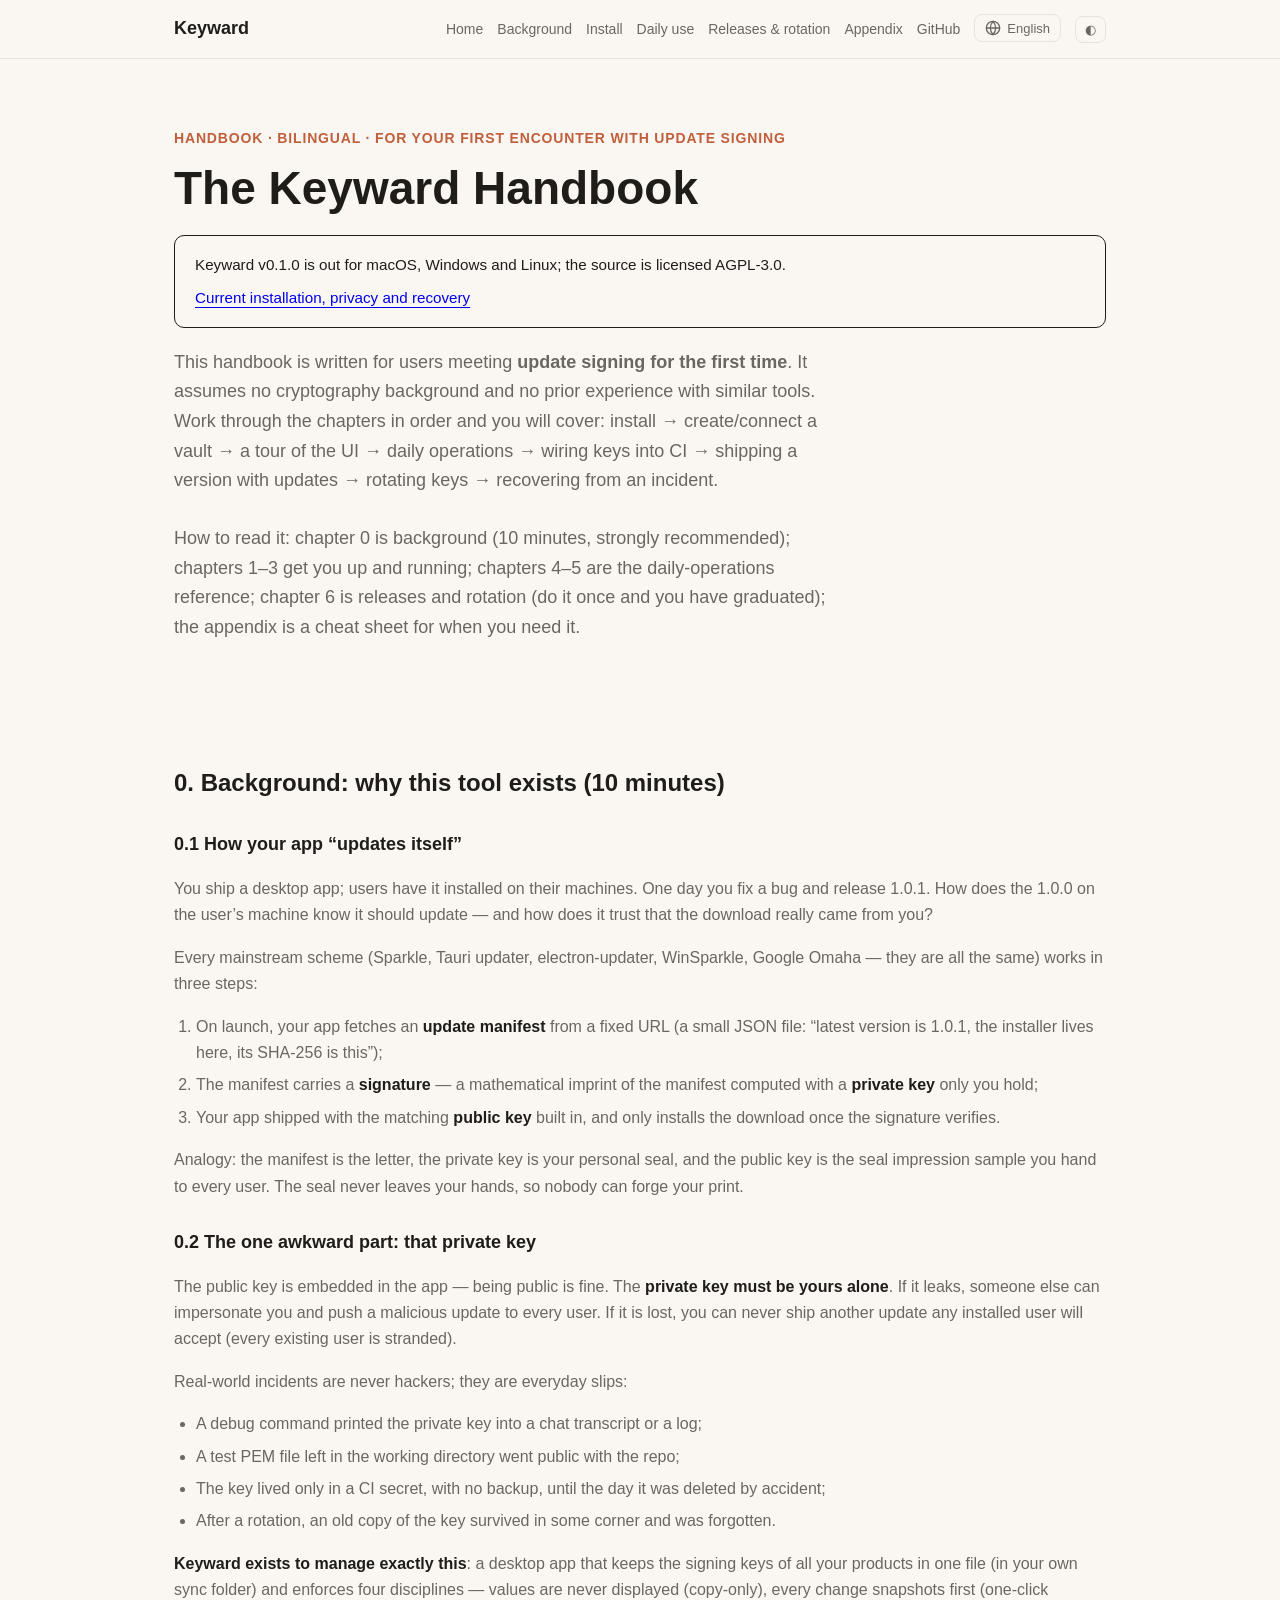
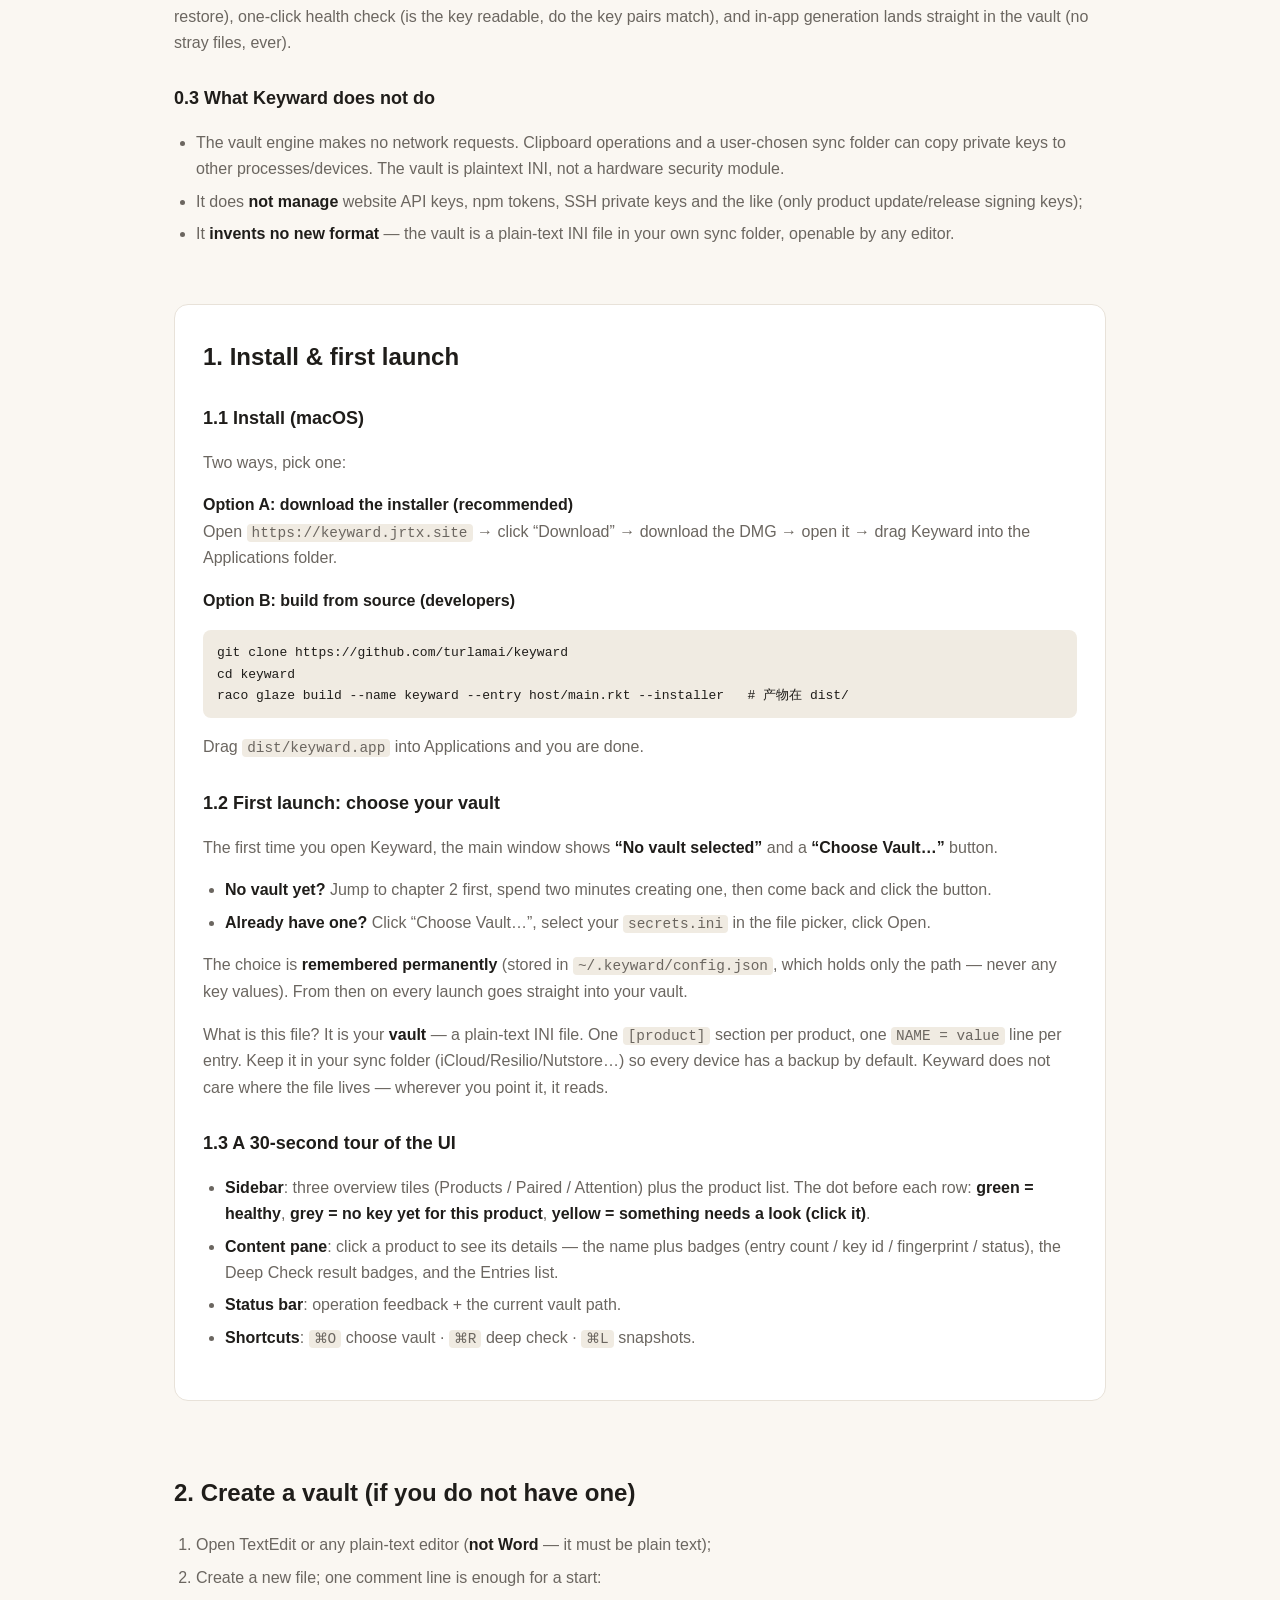
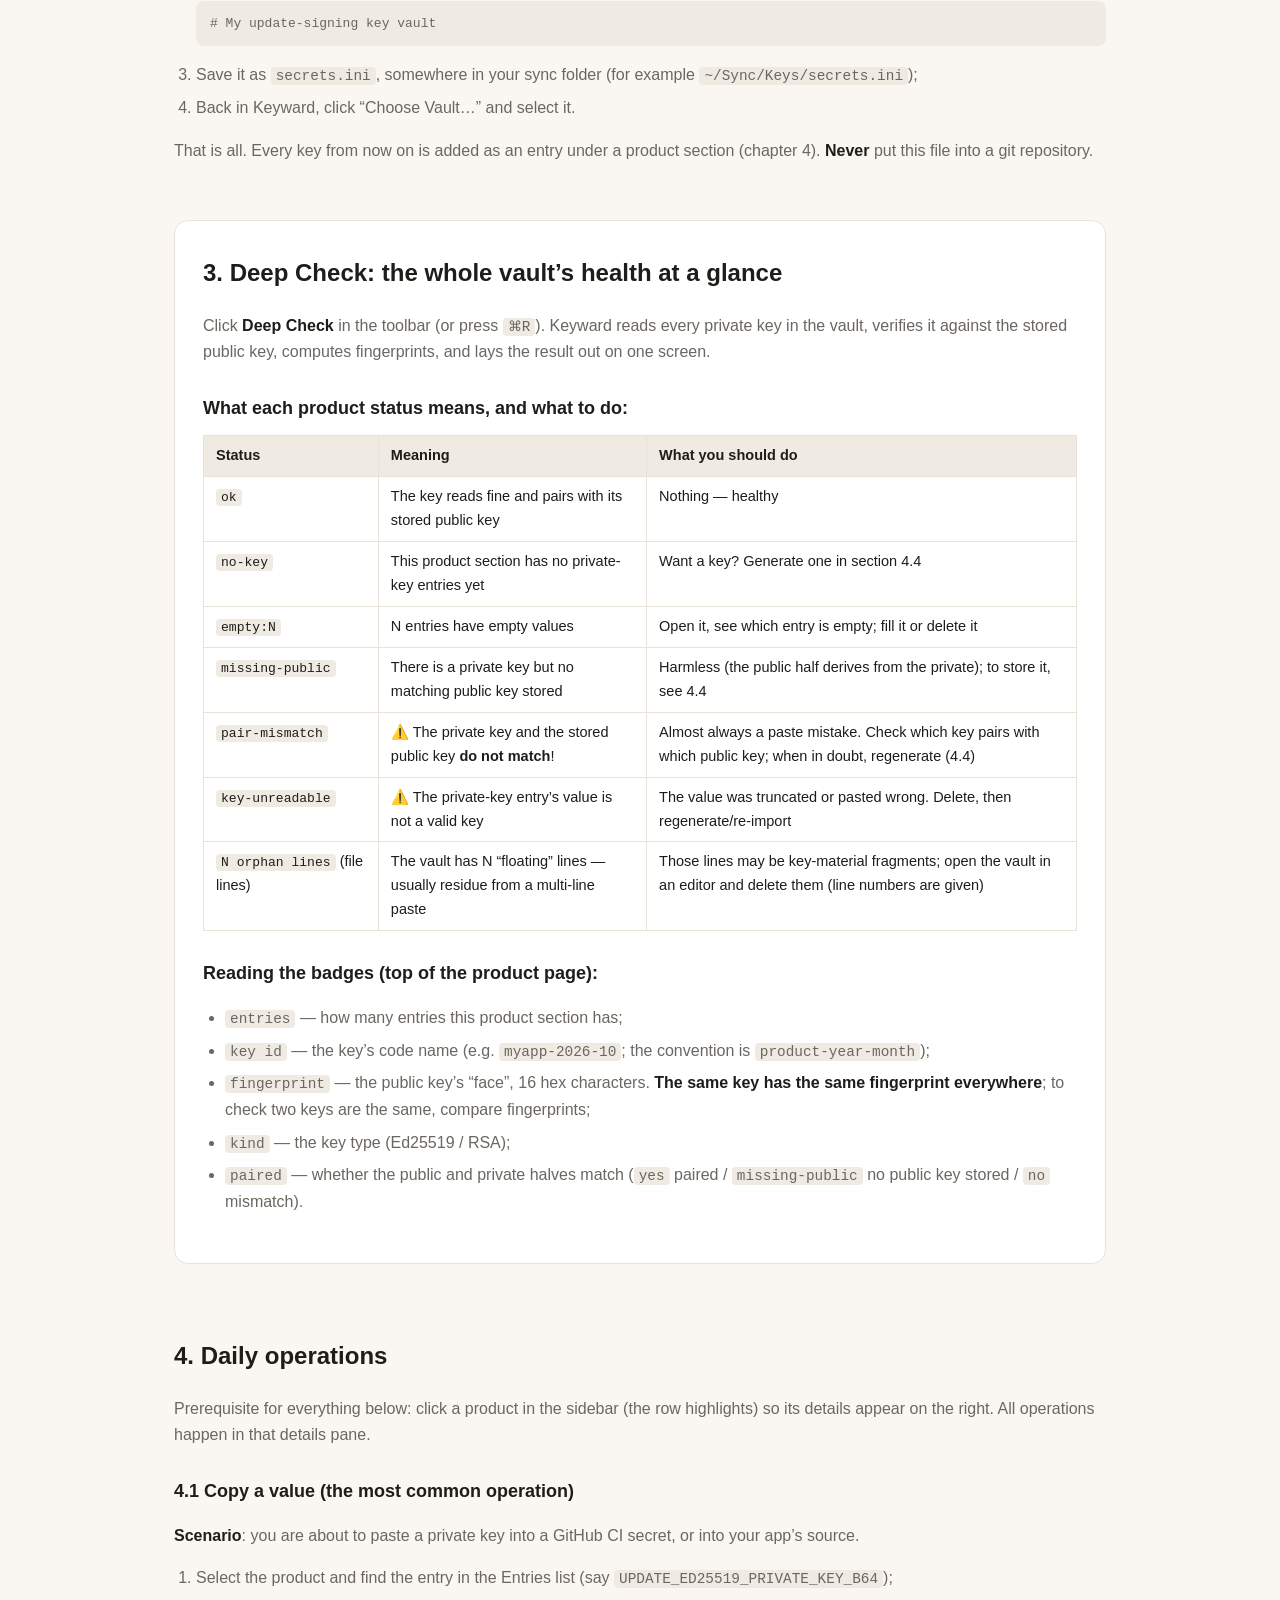
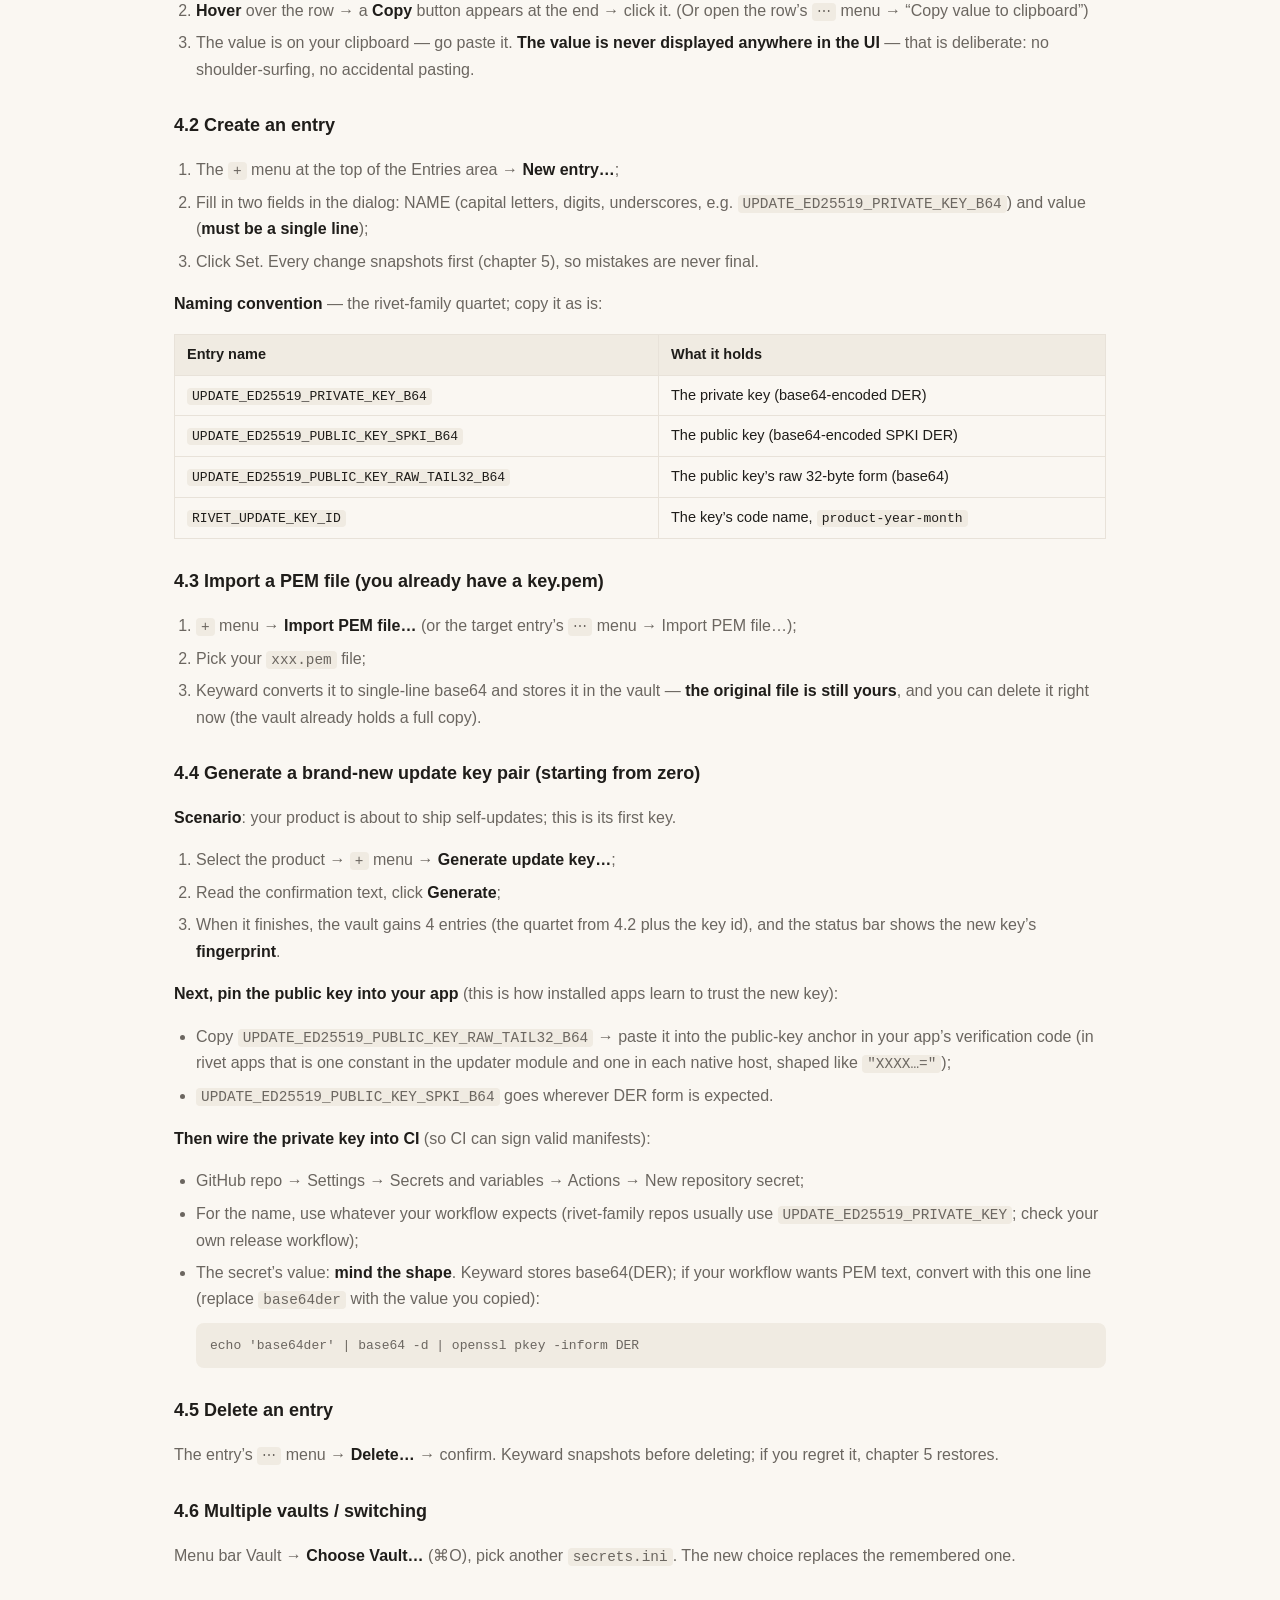
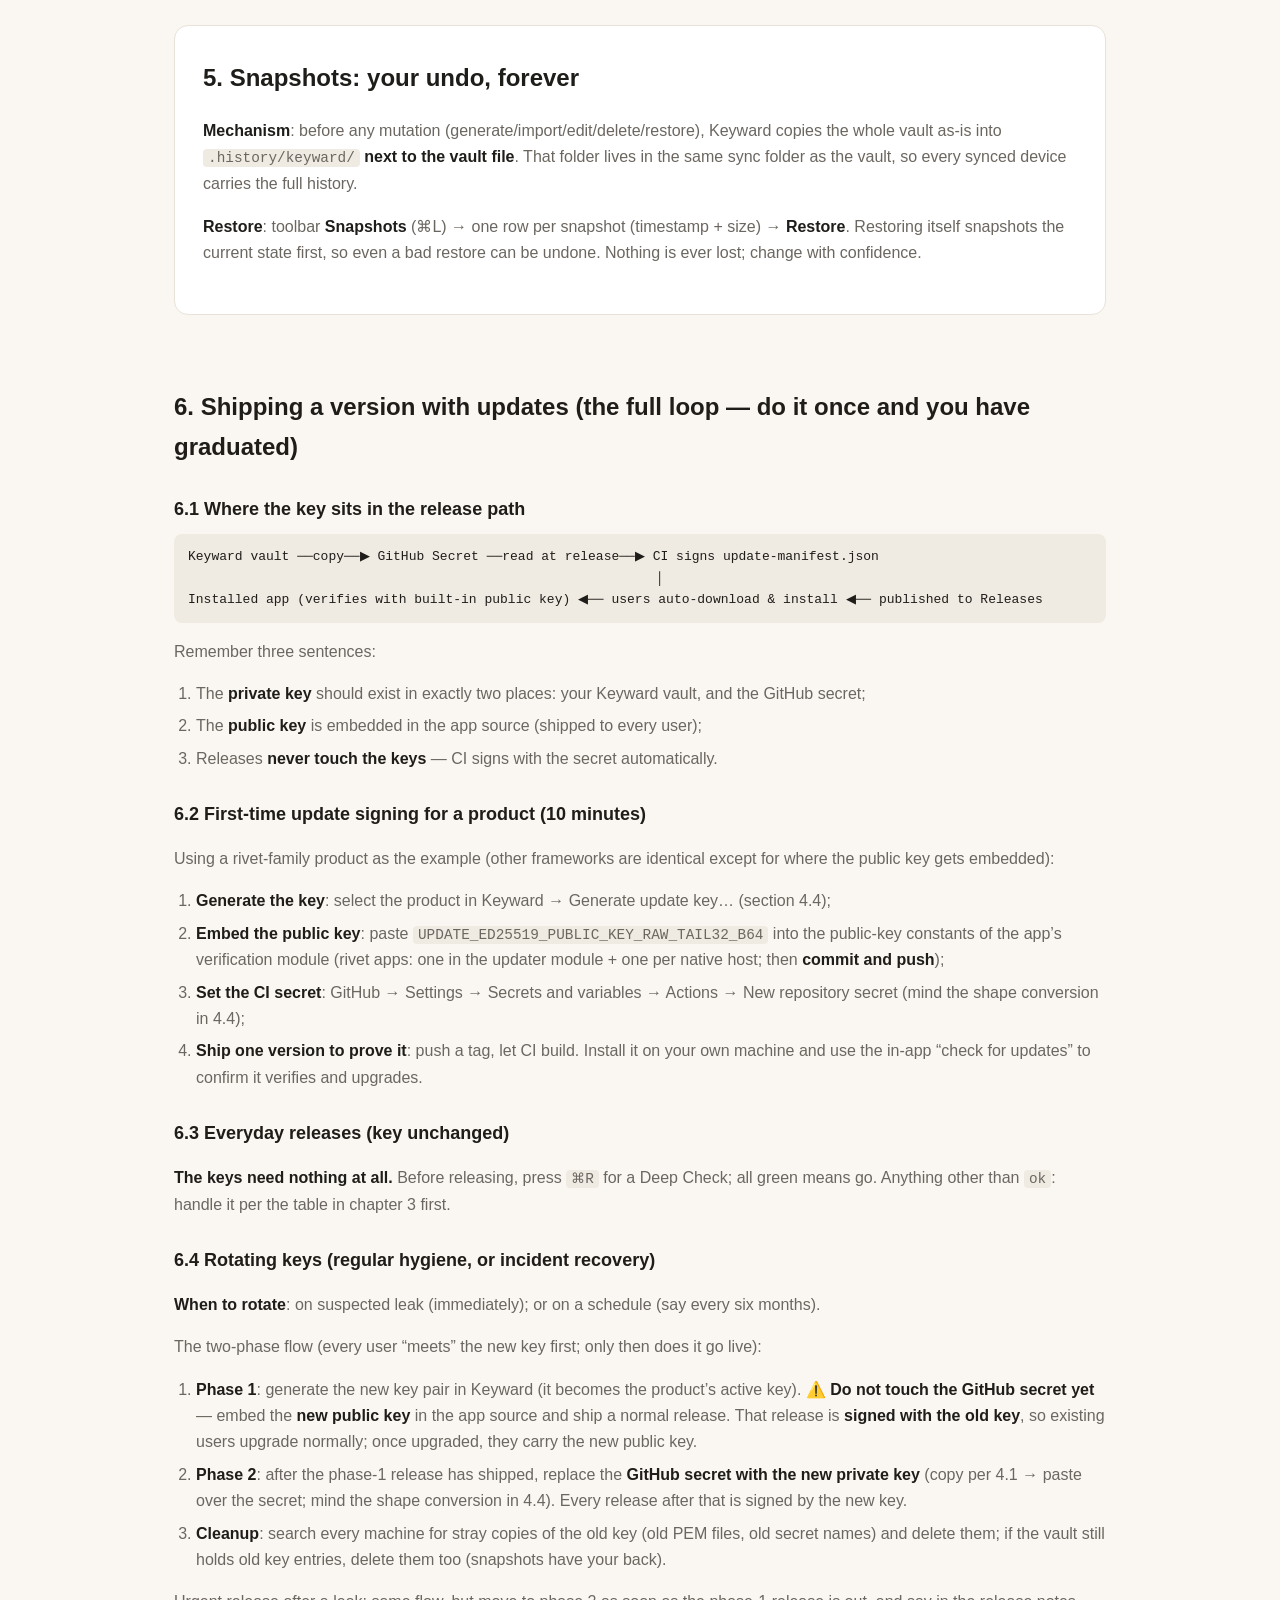
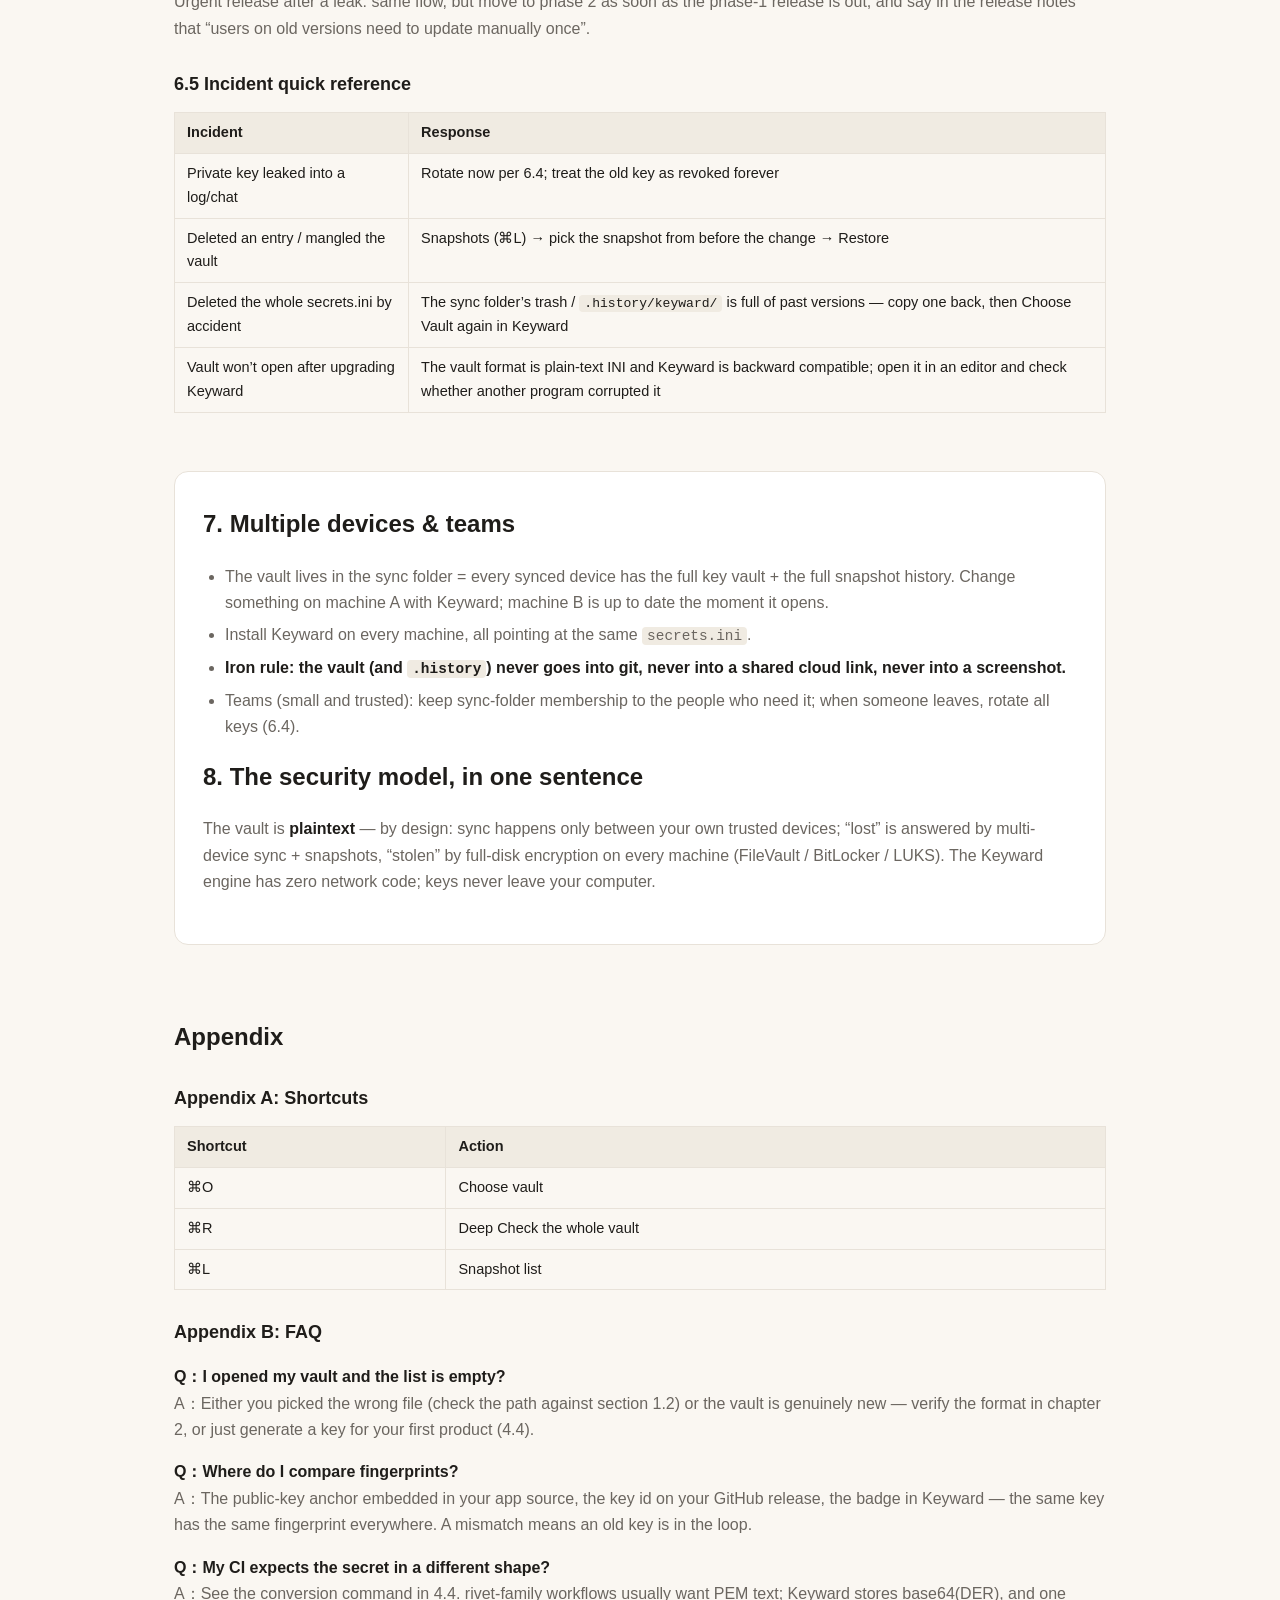
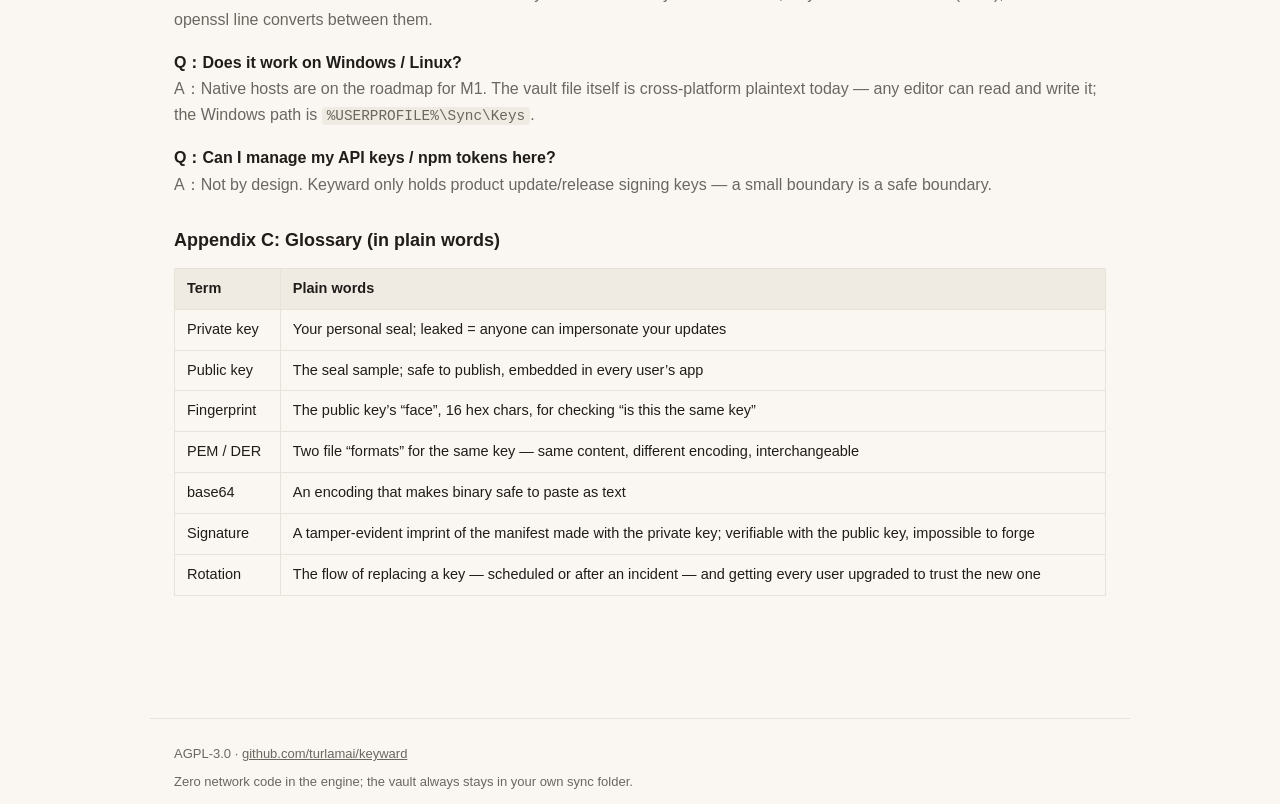
<file: site/guide.html>
<!DOCTYPE html>
<html lang="zh">
<head>
<meta charset="utf-8">
<meta name="viewport" content="width=device-width, initial-scale=1">
<title>Keyward 使用手册 — Guide</title>
<meta name="description" content="Keyward 使用手册：安装、建库/接库、认识界面、日常操作、把钥匙接进 CI、发布带更新的版本、轮换钥匙、事故自救。Bilingual (中文/English) handbook for the release-signing key vault.">
<link rel="stylesheet" href="styles.css">
<script>
  (function () {
    var t = localStorage.getItem('keyward-theme');
    if (!t) t = matchMedia('(prefers-color-scheme: dark)').matches ? 'dark' : 'light';
    document.documentElement.dataset.theme = t;
    var l = localStorage.getItem('keyward-lang');
    if (!l) l = (navigator.language || 'zh').toLowerCase().startsWith('zh') ? 'zh' : 'en';
    document.documentElement.lang = l === 'zh' ? 'zh-CN' : 'en';
  })();
</script>
<script>
var _hmt = _hmt || [];
(function() {
  var hm = document.createElement("script");
  hm.src = "https://hm.baidu.com/hm.js?8e2445912635226bcba0c400bfb6079d";
  var s = document.getElementsByTagName("script")[0];
  s.parentNode.insertBefore(hm, s);
})();
</script>
<style>.lang-menu li.lang-choice{padding:0}.lang-menu .lang-choice button{display:block;width:100%;padding:8px 12px;border:0;background:transparent;color:inherit;font:inherit;text-align:left;cursor:pointer}.lang-menu .lang-choice button:focus-visible{outline:2px solid currentColor;outline-offset:-2px;border-radius:4px}</style>
<style>.guide-status{margin:20px 0;padding:16px 20px;border:1px solid currentColor;border-radius:10px;font-size:.95rem;line-height:1.65}.guide-status p{margin:0 0 8px}.guide-status a{text-decoration:underline;text-underline-offset:4px}html:lang(en) .reader-zh,html:lang(zh) .reader-en{display:none!important}</style>
</head>
<body>
<header class="nav">
  <div class="nav-inner">
    <a class="brand" href="index.html">Keyward</a>
    <nav class="nav-links">
      <a href="index.html" data-i18n="nav.home">首页</a>
      <a href="#background" data-i18n="nav.background">背景</a>
      <a href="#install" data-i18n="nav.install">安装</a>
      <a href="#operations" data-i18n="nav.operations">日常操作</a>
      <a href="#release" data-i18n="nav.release">发版与轮换</a>
      <a href="#appendix" data-i18n="nav.appendix">附录</a>
      <a href="https://github.com/turlamai/keyward" data-i18n="nav.github">GitHub</a>
      <div class="lang-dropdown-wrapper">
        <button class="lang-btn" type="button" aria-label="Switch language">
          <svg width="16" height="16" viewBox="0 0 24 24" fill="none" stroke="currentColor" stroke-width="2" stroke-linecap="round" stroke-linejoin="round"><circle cx="12" cy="12" r="10"></circle><line x1="2" y1="12" x2="22" y2="12"></line><path d="M12 2a15.3 15.3 0 0 1 4 10 15.3 15.3 0 0 1-4 10 15.3 15.3 0 0 1-4-10 15.3 15.3 0 0 1 4-10z"></path></svg>
          <span id="current-lang-label">English</span>
        </button>
        <ul class="lang-menu">
          <li class="lang-choice"><button type="button" onclick="setLanguage('en')">English</button></li>
          <li class="lang-choice"><button type="button" onclick="setLanguage('zh')">简体中文</button></li>
        </ul>
      </div>
      <button class="theme-btn" id="theme-btn" aria-label="Toggle theme">◐</button>
    </nav>
  </div>
</header>

<main>
<section class="hero">
  <p class="kicker" data-i18n="kicker">使用手册 · 双语 · 面向第一次接触更新签名的你</p>
  <h1 data-i18n="title">Keyward 使用手册</h1>
<aside class="guide-status"><p class="reader-en " lang="en">Keyward v0.1.0 is out for macOS, Windows and Linux; the source is licensed AGPL-3.0.</p><p class="reader-zh " lang="zh">Keyward v0.1.0 已发布，覆盖 macOS、Windows、Linux；源码以 AGPL-3.0 许可开放。</p><a class="reader-en" lang="en" href="https://github.com/turlamai/keyward/blob/main/docs/USER-GUIDE.md">Current installation, privacy and recovery</a><a class="reader-zh" lang="zh" href="https://github.com/turlamai/keyward/blob/main/docs/USER-GUIDE.zh-CN.md">当前安装、隐私与恢复</a></aside>
  <p class="lede" data-i18n="lede">
    这本手册面向<strong>第一次接触更新签名</strong>的用户。它不假设你懂任何密码学，
    也不假设你用过任何类似工具。跟着章节一步步做，你会完成：
    安装 → 建库/接库 → 认识界面 → 日常操作 → 把钥匙接进 CI →
    发布带更新的版本 → 轮换钥匙 → 出事时的自救。
  </p>
  <p class="lede" data-i18n="reading">
    读法建议：第 0 章是背景（10 分钟，强烈建议读）；第 1–3 章带你上手；
    第 4–5 章是日常操作参考；第 6 章是发版与轮换（做完一遍你就全通了）；
    附录是速查表，用的时候翻。
  </p>
</section>

<section id="background" class="section">
  <h2 data-i18n="ch0">0. 背景知识：为什么需要这个东西（10 分钟）</h2>

  <h3 data-i18n="ch0-1-t">0.1 你的应用是怎么“自己更新”的</h3>
  <p data-i18n="ch0-1-a">
    你写了一个桌面应用，用户装在了自己电脑上。某天你修了个 bug，发布了 1.0.1 版。
    用户电脑上的 1.0.0 怎么知道该更新、怎么确认下载下来的东西是你发的？
  </p>
  <p data-i18n="ch0-1-b">
    主流方案（Sparkle、Tauri updater、electron-updater、WinSparkle、Google Omaha，
    全都是这一套）分三步：
  </p>
  <ol>
    <li data-i18n="ch0-1-c">你的应用启动时去一个固定网址拉一份<strong>更新清单</strong>（一个小 JSON 文件，里面写着“最新版本是 1.0.1，安装包在哪，它的 SHA-256 是多少”）；</li>
    <li data-i18n="ch0-1-d">清单附带一个<strong>签名</strong>——这是用一把只有你持有的<strong>私钥</strong>对清单内容算出来的数学印记；</li>
    <li data-i18n="ch0-1-e">你的应用出厂时就内置了配对的<strong>公钥</strong>，用它验证签名对得上，才敢下载并安装。</li>
  </ol>
  <p data-i18n="ch0-1-f">
    类比：更新清单是信，私钥是你的私人印章，公钥是发给每个用户的印鉴样本。
    印章只在你手里，别人仿不出你的印。
  </p>

  <h3 data-i18n="ch0-2-t">0.2 唯一的麻烦：那把私钥</h3>
  <p data-i18n="ch0-2-a">
    公钥嵌在应用里，公开没关系。<strong>私钥必须只有你有</strong>——一旦泄漏，别人就能冒充你给所有用户推恶意更新；
    一旦丢失，你就再也发不出任何用户能通过的更新（所有老用户断更）。
  </p>
  <p data-i18n="ch0-2-b">而现实中的事故从来不是黑客，是日常手滑：</p>
  <ul>
    <li data-i18n="ch0-2-c">调试时一条命令把私钥内容打进了聊天记录/日志；</li>
    <li data-i18n="ch0-2-d">测试用的 PEM 文件忘在工作目录里，跟着仓库公开了；</li>
    <li data-i18n="ch0-2-e">私钥只存在 CI 的 secret 里，没留任何备份，有一天手滑删了；</li>
    <li data-i18n="ch0-2-f">轮换了新钥，某个角落里的旧钥副本忘了删。</li>
  </ul>
  <p data-i18n="ch0-2-g">
    <strong>Keyward 就是管这些的</strong>：它给你一个桌面界面，把所有产品的签名钥匙集中在一个文件里
    （放在你自己的同步盘），并替你守住四条纪律——值永不显示（只能复制）、每次改动先自动快照
    （丢了能一键恢复）、一键体检（钥匙是否健康、公私钥是否配对）、生成钥匙直接入库（不留任何散落文件）。
  </p>

  <h3 data-i18n="ch0-3-t">0.3 Keyward 不管什么</h3>
  <ul>
    <li data-i18n="ch0-3-a">密钥库引擎不联网；剪贴板与用户自选同步文件夹仍可能将私钥复制到其他进程或设备。密钥库是明文 INI，不等于硬件安全模块。</li>
    <li data-i18n="ch0-3-b">它<strong>不管理</strong>网站 API key、npm token、SSH 私钥这类东西（只放产品更新/发布签名钥）；</li>
    <li data-i18n="ch0-3-c">它<strong>不发明新格式</strong>——库就是一个纯文本 INI 文件，放在你自己的同步盘里，任何编辑器都能打开它。</li>
  </ul>
</section>

<section id="install" class="section alt">
  <h2 data-i18n="ch1">1. 安装与首次启动</h2>

  <h3 data-i18n="ch1-1-t">1.1 安装（macOS）</h3>
  <p data-i18n="ch1-1-a">两种方式，选其一：</p>
  <p data-i18n="ch1-1-b">
    <strong>方式 A：下载安装包（推荐）</strong><br>
    打开 <code>https://keyward.jrtx.site</code> → 点击“下载” → 下载 DMG →
    双击打开 → 把 Keyward 图标拖进“应用程序”文件夹。
  </p>
  <p data-i18n="ch1-1-c">
    <strong>方式 B：从源码构建（开发者）</strong>
  </p>
  <pre class="code"><code>git clone https://github.com/turlamai/keyward
cd keyward
raco glaze build --name keyward --entry host/main.rkt --installer   # 产物在 dist/</code></pre>
  <p data-i18n="ch1-1-d">把 <code>dist/keyward.app</code> 拖进“应用程序”即可。</p>

  <h3 data-i18n="ch1-2-t">1.2 首次启动：选择你的钥匙库</h3>
  <p data-i18n="ch1-2-a">
    第一次打开 Keyward，主界面会显示 <strong>“No vault selected”（未选择库）</strong>和一个
    <strong>“Choose Vault…”</strong> 按钮。
  </p>
  <ul>
    <li data-i18n="ch1-2-b"><strong>还没有库？</strong>先跳到第 2 章，花两分钟建一个，再回来点这个按钮。</li>
    <li data-i18n="ch1-2-c"><strong>已有库？</strong>点 “Choose Vault…”，在文件选择框里选中你的 <code>secrets.ini</code>，点“打开”。</li>
  </ul>
  <p data-i18n="ch1-2-d">
    选择会被<strong>永久记住</strong>（存在 <code>~/.keyward/config.json</code>，里面只有路径、没有任何钥值），
    以后每次启动直接进入你的库，不再询问。
  </p>
  <p data-i18n="ch1-2-e">
    这个文件是什么？它就是你的<strong>钥匙库</strong>——一个纯文本 INI 文件。每个产品一个
    <code>[产品名]</code> 小节，小节里一行一条 <code>名字 = 值</code>。它应该放在你的同步盘
    （iCloud/Resilio/坚果云…）里，这样多台设备自然就有备份。Keyward 不关心文件在哪，你选哪它读哪。
  </p>

  <h3 data-i18n="ch1-3-t">1.3 认识界面（30 秒导览）</h3>
  <ul>
    <li data-i18n="ch1-3-a"><strong>左侧栏</strong>：三块概览磁贴（Products 产品总数 / Paired 配对正常的数量 / Attention 需要注意的数量）+ 产品列表。每行前面的小圆点：<strong>绿=健康</strong>，<strong>灰=这个产品还没有钥</strong>，<strong>黄=有问题（点开看）</strong>。</li>
    <li data-i18n="ch1-3-b"><strong>右侧内容区</strong>：点了某个产品后显示它的详情——产品名 + 徽章（条目数 / key id / 指纹 / 状态）、Deep Check 结果徽章、Entries 列表。</li>
    <li data-i18n="ch1-3-c"><strong>底部状态栏</strong>：操作反馈 + 当前库的路径。</li>
    <li data-i18n="ch1-3-d"><strong>快捷键</strong>：<code>⌘O</code> 选择库 · <code>⌘R</code> 一键体检 · <code>⌘L</code> 快照列表。</li>
  </ul>
</section>

<section id="create-vault" class="section">
  <h2 data-i18n="ch2">2. 建库（还没有库的人看这里）</h2>
  <ol>
    <li data-i18n="ch2-a">打开“文本编辑”（TextEdit）或任何纯文本编辑器（<strong>不要用 Word</strong>，要纯文本格式）；</li>
    <li data-i18n="ch2-b">新建一个文件，内容可以先只有一行注释：<pre class="code"><code># 我的更新签名钥库</code></pre></li>
    <li data-i18n="ch2-c">保存为 <code>secrets.ini</code>，位置放进你的同步盘文件夹（例如 <code>~/Sync/Keys/secrets.ini</code>）；</li>
    <li data-i18n="ch2-d">回到 Keyward，点 “Choose Vault…”，选中它。</li>
  </ol>
  <p data-i18n="ch2-e">
    就这些。以后每把钥都以“条目”的形式加进这个小节里（第 4 章教）。
    <strong>不要</strong>把这个文件放进任何 git 仓库。
  </p>
</section>

<section id="deep-check" class="section alt">
  <h2 data-i18n="ch3">3. Deep Check：一键看懂全库健康状况</h2>
  <p data-i18n="ch3-a">
    点右上角 <strong>Deep Check</strong>（或按 <code>⌘R</code>）。Keyward 会把库里每把私钥读出来、
    验证它和公钥是否配对、算出指纹，然后给你一屏结果。
  </p>
  <h3 data-i18n="ch3-b">每个产品的状态词是什么意思、该做什么：</h3>
  <table>
    <thead><tr><th data-i18n="ch3-th1">状态词</th><th data-i18n="ch3-th2">意思</th><th data-i18n="ch3-th3">你要做的事</th></tr></thead>
    <tbody data-i18n="ch3-status-rows"></tbody>
  </table>
  <h3 data-i18n="ch3-c">徽章解读（产品页顶部）：</h3>
  <ul>
    <li data-i18n="ch3-d"><code>entries</code> 这个产品小节有几条；</li>
    <li data-i18n="ch3-e"><code>key id</code> 钥匙代号（如 <code>myapp-2026-10</code>，惯例是 <code>产品名-年-月</code>）；</li>
    <li data-i18n="ch3-f"><code>fingerprint</code> 指纹——公钥的“人脸”，16 位十六进制。<strong>同一把钥在任何地方指纹都一样</strong>，核对两把钥是否相同，对指纹即可；</li>
    <li data-i18n="ch3-g"><code>kind</code> 钥匙类型（Ed25519 / RSA）；</li>
    <li data-i18n="ch3-h"><code>paired</code> 公私钥是否配对（<code>yes</code> 配对 / <code>missing-public</code> 库里没存公钥 / <code>no</code> 对不上）。</li>
  </ul>
</section>

<section id="operations" class="section">
  <h2 data-i18n="ch4">4. 日常操作与结果核对</h2>
  <p data-i18n="ch4-0">
    通用前提：先在左侧点中一个产品（行会高亮），右侧出现它的详情。以下操作都在右侧详情区完成。
  </p>

  <h3 data-i18n="ch4-1-t">4.1 复制一个值（最常用的操作）</h3>
  <p data-i18n="ch4-1-a"><strong>场景</strong>：你要把私钥贴到 GitHub 的 CI secret 里，或贴到应用源码里。</p>
  <ol>
    <li data-i18n="ch4-1-b">选中产品，在 Entries 列表里找到那条（比如 <code>UPDATE_ED25519_PRIVATE_KEY_B64</code>）；</li>
    <li data-i18n="ch4-1-c"><strong>鼠标悬停</strong>在这一行上 → 行尾出现 <strong>Copy</strong> 按钮 → 点击；（或点行尾 <code>⋯</code> 菜单 → “Copy value to clipboard”）</li>
    <li data-i18n="ch4-1-d">值已进剪贴板，去粘贴。<strong>界面上任何地方都不会显示值</strong>——这是故意的，防偷窥防误贴。</li>
  </ol>

  <h3 data-i18n="ch4-2-t">4.2 新建一条</h3>
  <ol>
    <li data-i18n="ch4-2-a">Entries 区右上角 <code>+</code> 菜单 → <strong>New entry…</strong>；</li>
    <li data-i18n="ch4-2-b">弹窗里填两条：NAME（大写字母+数字+下划线，如 <code>UPDATE_ED25519_PRIVATE_KEY_B64</code>）和 value（<strong>必须单行</strong>）；</li>
    <li data-i18n="ch4-2-c">点 Set。每次改动都会先自动拍快照（第 5 章），不怕改错。</li>
  </ol>
  <p data-i18n="ch4-2-d"><strong>命名惯例</strong>（rivet 系产品的三件套，照抄即可）：</p>
  <table>
    <thead><tr><th data-i18n="ch4-2-th1">条目名</th><th data-i18n="ch4-2-th2">装什么</th></tr></thead>
    <tbody data-i18n="ch4-2-rows"></tbody>
  </table>

  <h3 data-i18n="ch4-3-t">4.3 从 PEM 文件导入（手上已有 key.pem 的人）</h3>
  <ol>
    <li data-i18n="ch4-3-a"><code>+</code> 菜单 → <strong>Import PEM file…</strong>（或目标条目的 <code>⋯</code> 菜单 → Import PEM file…）；</li>
    <li data-i18n="ch4-3-b">选你的 <code>xxx.pem</code> 文件；</li>
    <li data-i18n="ch4-3-c">Keyward 把它转成单行 base64 存进库——<strong>原文件还在你手上</strong>，想删现在就可以删了（库里已有完整副本）。</li>
  </ol>

  <h3 data-i18n="ch4-4-t">4.4 生成一把全新的更新钥匙对（从零开始的人看这里）</h3>
  <p data-i18n="ch4-4-a"><strong>场景</strong>：你的产品要做在线更新，这是第一把钥。</p>
  <ol>
    <li data-i18n="ch4-4-b">选中产品 → <code>+</code> 菜单 → <strong>Generate update key…</strong>；</li>
    <li data-i18n="ch4-4-c">看一遍确认框的文字，点 <strong>Generate</strong>；</li>
    <li data-i18n="ch4-4-d">完成后库里自动多出 4 个条目（就是 4.2 表里的三件套 + key id），状态栏会显示新钥匙的<strong>指纹</strong>。</li>
  </ol>
  <p data-i18n="ch4-4-e"><strong>接下来把公钥“钉”进你的应用</strong>（这一步让已装出去的应用认识新钥）：</p>
  <ul>
    <li data-i18n="ch4-4-f">复制 <code>UPDATE_ED25519_PUBLIC_KEY_RAW_TAIL32_B64</code> 的值 → 粘贴到你应用里验签代码的公钥锚位置（rivet 应用在更新模块和原生宿主里，各有一处形如 <code>"XXXX…="</code> 的字符串常量）；</li>
    <li data-i18n="ch4-4-g"><code>UPDATE_ED25519_PUBLIC_KEY_SPKI_B64</code> 的值给需要 DER 形态的地方。</li>
  </ul>
  <p data-i18n="ch4-4-h"><strong>再把私钥配进 CI</strong>（让 CI 能签出合法清单）：</p>
  <ul>
    <li data-i18n="ch4-4-i">GitHub 仓库 → Settings → Secrets and variables → Actions → New repository secret；</li>
    <li data-i18n="ch4-4-j">Name 填你的 workflow 约定的名字（rivet 系常为 <code>UPDATE_ED25519_PRIVATE_KEY</code>，各家不同，看你仓库的 release workflow）；</li>
    <li data-i18n="ch4-4-k">Secret 的值：<strong>注意形态</strong>。Keyward 里存的是 base64(DER)；如果你的 workflow 直接要 PEM 文本，用这一行命令转换（把 <code>base64der</code> 换成你复制的值）：
      <pre class="code"><code>echo 'base64der' | base64 -d | openssl pkey -inform DER</code></pre>
      <span data-i18n="ch4-4-l">输出以 <code>-----BEGIN PRIVATE KEY-----</code> 开头的整段就是 secret 的值。</span>
    </li>
  </ul>

  <h3 data-i18n="ch4-5-t">4.5 删除一条</h3>
  <p data-i18n="ch4-5-a">条目 <code>⋯</code> 菜单 → <strong>Delete…</strong> → 确认。删除前 Keyward 自动拍了快照，删错了去第 5 章恢复。</p>

  <h3 data-i18n="ch4-6-t">4.6 多个库 / 换库</h3>
  <p data-i18n="ch4-6-a">菜单栏 Vault → <strong>Choose Vault…</strong>（⌘O），选另一个 <code>secrets.ini</code>。选择会覆盖记忆（上一次的选择不再保留）。</p>
</section>

<section id="snapshots" class="section alt">
  <h2 data-i18n="ch5">5. 快照：你的“后悔药”</h2>
  <p data-i18n="ch5-a">
    <strong>机制</strong>：每次对库的任何修改（生成/导入/改/删/恢复）之前，Keyward 都会先把整个库原样复制一份，
    存到<strong>库所在文件夹</strong>的 <code>.history/keyward/</code> 里。这个文件夹和库在同一个同步盘里，
    所以每台同步设备上都有一份完整历史。
  </p>
  <p data-i18n="ch5-b">
    <strong>恢复</strong>：工具栏 <strong>Snapshots</strong>（⌘L）→ 每行是一个快照（时间戳+大小）→ 点 <strong>Restore</strong>。
    恢复本身也会先给当前状态拍一张快照，所以“恢复错了”还能再恢复回来。永不丢，放心改。
  </p>
</section>

<section id="release" class="section">
  <h2 data-i18n="ch6">6. 发布一个带更新的版本（完整闭环，做完一遍你就毕业了）</h2>

  <h3 data-i18n="ch6-1-t">6.1 钥匙在发布链路里的位置</h3>
  <pre class="code"><code data-i18n="ch6-1-diagram">Keyward 库 ──复制──▶ GitHub Secret ──CI 发版时读取──▶ 签出 update-manifest.json
                                                            │
已装应用（内置公钥验签）◀── 用户应用自动下载安装 ◀── 发布到 Releases</code></pre>
  <p data-i18n="ch6-1-a">记住三句话：</p>
  <ol>
    <li data-i18n="ch6-1-b"><strong>私钥</strong>只该存在于两处：你的 Keyward 库、GitHub 的 secret；</li>
    <li data-i18n="ch6-1-c"><strong>公钥</strong>嵌在应用源码里（随应用发布给所有用户）；</li>
    <li data-i18n="ch6-1-d">发版时钥匙<strong>不需要动</strong>——CI 自动用 secret 里的私钥签名。</li>
  </ol>

  <h3 data-i18n="ch6-2-t">6.2 第一次给产品配置更新签名（10 分钟）</h3>
  <p data-i18n="ch6-2-a">以一个 rivet 系产品为例（其他框架步骤相同，只是公钥嵌入位置不同）：</p>
  <ol>
    <li data-i18n="ch6-2-b"><strong>生成钥匙</strong>：Keyward 里选中该产品 → Generate update key…（第 4.4 节）；</li>
    <li data-i18n="ch6-2-c"><strong>嵌公钥</strong>：把 <code>UPDATE_ED25519_PUBLIC_KEY_RAW_TAIL32_B64</code> 的值粘贴到应用源码里验签模块的公钥常量（rivet 应用=更新模块一处 + 各原生宿主一处；改完<strong>提交并推送</strong>）；</li>
    <li data-i18n="ch6-2-d"><strong>配 CI secret</strong>：GitHub → Settings → Secrets and variables → Actions → New repository secret（第 4.4 节的形态转换注意）；</li>
    <li data-i18n="ch6-2-e"><strong>发一个版本验证</strong>：打 tag 推送，让 CI 出包。装到你自己机器上，用应用内“检查更新”确认能通过验证并升级。</li>
  </ol>

  <h3 data-i18n="ch6-3-t">6.3 日常发版（钥匙没变时）</h3>
  <p data-i18n="ch6-3-a">
    <strong>钥匙不需要任何操作。</strong>发版前按 <code>⌘R</code> 做 Deep Check，全绿就放心发。
    如果哪个产品不是 <code>ok</code>，先按第 3 章的表处置。
  </p>

  <h3 data-i18n="ch6-4-t">6.4 轮换钥匙（定期保健，或泄漏后自救）</h3>
  <p data-i18n="ch6-4-a"><strong>什么时候轮换</strong>：怀疑泄漏（立即）；或定期（比如每半年）。</p>
  <p data-i18n="ch6-4-b">两阶段流程（先让所有用户“认识”新钥，再启用新钥）：</p>
  <ol>
    <li data-i18n="ch6-4-c"><strong>第一阶段</strong>：在 Keyward 里生成新钥对（它会成为库里该产品的现役钥）。⚠️ <strong>先不要动 GitHub secret</strong>——把<strong>新公钥</strong>嵌进应用源码，正常发一个版本。这个版本用<strong>旧钥签名</strong>，所以老用户能正常自动升级；升级后的用户内置了新公钥。</li>
    <li data-i18n="ch6-4-d"><strong>第二阶段</strong>：等第一阶段版本发布后，把 <strong>GitHub secret 换成新私钥</strong>（第 4.1 节复制 → 粘贴覆盖 secret；注意第 4.4 节的形态转换）。之后再发的版本全部由新钥签名。</li>
    <li data-i18n="ch6-4-e"><strong>收尾</strong>：全机搜索旧钥散件（旧 PEM 文件、旧 secret 名）并删除；Keyward 库里如果还留着旧钥条目，删除（有快照兜底）。</li>
  </ol>
  <p data-i18n="ch6-4-f">
    泄漏后的急迫版本：流程相同，但第一阶段发布后尽快做第二阶段，并在发布说明里告知
    “旧版本用户需手动下载更新一次”。
  </p>

  <h3 data-i18n="ch6-5-t">6.5 事故处理速查</h3>
  <table>
    <thead><tr><th data-i18n="ch6-5-th1">事故</th><th data-i18n="ch6-5-th2">处置</th></tr></thead>
    <tbody data-i18n="ch6-5-rows"></tbody>
  </table>
</section>

<section id="teams" class="section alt">
  <h2 data-i18n="ch7">7. 多设备与团队</h2>
  <ul>
    <li data-i18n="ch7-a">库在同步盘里 = 每台同步设备上都有一份完整钥匙库 + 完整快照历史。在 A 机器上用 Keyward 改了什么，B 机器打开就是新的。</li>
    <li data-i18n="ch7-b">每台机器都装一个 Keyward，都指向同一个 <code>secrets.ini</code>。</li>
    <li data-i18n="ch7-c"><strong>铁律：库（和 <code>.history</code>）永远不进 git、不进网盘分享链接、不进截图。</strong></li>
    <li data-i18n="ch7-d">团队场景（多人可信）：把同步盘成员限制到必需的人；人员离队时轮换所有钥（6.4）。</li>
  </ul>
  <h2 data-i18n="ch8">8. 安全模型，一句话版</h2>
  <p data-i18n="ch8-a">
    库是<strong>明文</strong>的——这是设计决策：同步只发生在你自己的信任设备之间，防“丢”靠多设备同步+快照，
    防“偷”靠各机全盘加密（FileVault / BitLocker / LUKS）。Keyward 引擎零网络代码，钥匙不出你的电脑。
  </p>
</section>

<section id="appendix" class="section">
  <h2 data-i18n="apx">附录</h2>

  <h3 data-i18n="apx-a-t">附录 A：快捷键</h3>
  <table>
    <thead><tr><th data-i18n="apx-a-th1">快捷键</th><th data-i18n="apx-a-th2">动作</th></tr></thead>
    <tbody data-i18n="apx-a-rows"></tbody>
  </table>

  <h3 data-i18n="apx-b-t">附录 B：常见问题</h3>
  <div id="faq"></div>

  <h3 data-i18n="apx-c-t">附录 C：术语表（人话版）</h3>
  <table>
    <thead><tr><th data-i18n="apx-c-th1">词</th><th data-i18n="apx-c-th2">人话</th></tr></thead>
    <tbody data-i18n="apx-c-rows"></tbody>
  </table>
</section>
</main>

<footer>
  <span>AGPL-3.0 · <a href="https://github.com/turlamai/keyward">github.com/turlamai/keyward</a></span>
  <span data-i18n="footer-note">引擎零网络代码；库文件永远在你自己的同步盘里。</span>
</footer>

<script>
(function () {
  var FAQ = {
    zh: [
      ['我打开库，列表是空的？', '要么选错了文件（确认路径与第 1.2 节一致），要么库真的是新的——去第 2 章确认文件内容格式，或直接给第一个产品生成钥匙（4.4）。'],
      ['指纹去哪核对？', '应用源码里嵌的公钥锚、GitHub 发版的 key id、Keyward 的徽章——同一把钥的指纹处处相同。不一致 = 其中有旧钥。'],
      ['我的 CI 要的 secret 形态和库里不一样？', '见 4.4 节的转换命令。rivet 系 workflow 通常吃 PEM 文本；Keyward 库里是 base64(DER)，一行 openssl 互换。'],
      ['Windows / Linux 上能用吗？', '原生壳在路线图 M1。当前库文件本身是跨平台纯文本，任何编辑器可读写；Windows 机器上的对应路径是 <code>%USERPROFILE%\\Sync\\Keys</code>。'],
      ['能管理我的 API key / npm token 吗？', '设计上不放。这里只放产品更新/发布签名钥，边界小才安全。']
    ],
    en: [
      ['I opened my vault and the list is empty?', 'Either you picked the wrong file (check the path against section 1.2) or the vault is genuinely new — verify the format in chapter 2, or just generate a key for your first product (4.4).'],
      ['Where do I compare fingerprints?', 'The public-key anchor embedded in your app source, the key id on your GitHub release, the badge in Keyward — the same key has the same fingerprint everywhere. A mismatch means an old key is in the loop.'],
      ['My CI expects the secret in a different shape?', 'See the conversion command in 4.4. rivet-family workflows usually want PEM text; Keyward stores base64(DER), and one openssl line converts between them.'],
      ['Does it work on Windows / Linux?', 'Native hosts are on the roadmap for M1. The vault file itself is cross-platform plaintext today — any editor can read and write it; the Windows path is <code>%USERPROFILE%\\Sync\\Keys</code>.'],
      ['Can I manage my API keys / npm tokens here?', 'Not by design. Keyward only holds product update/release signing keys — a small boundary is a safe boundary.']
    ]
  };

  var I18N = {
    en: {
      'nav.home': 'Home', 'nav.background': 'Background', 'nav.install': 'Install',
      'nav.operations': 'Daily use', 'nav.release': 'Releases & rotation', 'nav.appendix': 'Appendix',
      'nav.github': 'GitHub',
      'kicker': 'Handbook · bilingual · for your first encounter with update signing',
      'title': 'The Keyward Handbook',
      'lede': 'This handbook is written for users meeting <strong>update signing for the first time</strong>. It assumes no cryptography background and no prior experience with similar tools. Work through the chapters in order and you will cover: install → create/connect a vault → a tour of the UI → daily operations → wiring keys into CI → shipping a version with updates → rotating keys → recovering from an incident.',
      'reading': 'How to read it: chapter 0 is background (10 minutes, strongly recommended); chapters 1–3 get you up and running; chapters 4–5 are the daily-operations reference; chapter 6 is releases and rotation (do it once and you have graduated); the appendix is a cheat sheet for when you need it.',
      'ch0': '0. Background: why this tool exists (10 minutes)',
      'ch0-1-t': '0.1 How your app “updates itself”',
      'ch0-1-a': 'You ship a desktop app; users have it installed on their machines. One day you fix a bug and release 1.0.1. How does the 1.0.0 on the user’s machine know it should update — and how does it trust that the download really came from you?',
      'ch0-1-b': 'Every mainstream scheme (Sparkle, Tauri updater, electron-updater, WinSparkle, Google Omaha — they are all the same) works in three steps:',
      'ch0-1-c': 'On launch, your app fetches an <strong>update manifest</strong> from a fixed URL (a small JSON file: “latest version is 1.0.1, the installer lives here, its SHA-256 is this”);',
      'ch0-1-d': 'The manifest carries a <strong>signature</strong> — a mathematical imprint of the manifest computed with a <strong>private key</strong> only you hold;',
      'ch0-1-e': 'Your app shipped with the matching <strong>public key</strong> built in, and only installs the download once the signature verifies.',
      'ch0-1-f': 'Analogy: the manifest is the letter, the private key is your personal seal, and the public key is the seal impression sample you hand to every user. The seal never leaves your hands, so nobody can forge your print.',
      'ch0-2-t': '0.2 The one awkward part: that private key',
      'ch0-2-a': 'The public key is embedded in the app — being public is fine. The <strong>private key must be yours alone</strong>. If it leaks, someone else can impersonate you and push a malicious update to every user. If it is lost, you can never ship another update any installed user will accept (every existing user is stranded).',
      'ch0-2-b': 'Real-world incidents are never hackers; they are everyday slips:',
      'ch0-2-c': 'A debug command printed the private key into a chat transcript or a log;',
      'ch0-2-d': 'A test PEM file left in the working directory went public with the repo;',
      'ch0-2-e': 'The key lived only in a CI secret, with no backup, until the day it was deleted by accident;',
      'ch0-2-f': 'After a rotation, an old copy of the key survived in some corner and was forgotten.',
      'ch0-2-g': '<strong>Keyward exists to manage exactly this</strong>: a desktop app that keeps the signing keys of all your products in one file (in your own sync folder) and enforces four disciplines — values are never displayed (copy-only), every change snapshots first (one-click restore), one-click health check (is the key readable, do the key pairs match), and in-app generation lands straight in the vault (no stray files, ever).',
      'ch0-3-t': '0.3 What Keyward does not do',
      'ch0-3-a': "The vault engine makes no network requests. Clipboard operations and a user-chosen sync folder can copy private keys to other processes/devices. The vault is plaintext INI, not a hardware security module.",
      'ch0-3-b': 'It does <strong>not manage</strong> website API keys, npm tokens, SSH private keys and the like (only product update/release signing keys);',
      'ch0-3-c': 'It <strong>invents no new format</strong> — the vault is a plain-text INI file in your own sync folder, openable by any editor.',
      'ch1': '1. Install & first launch',
      'ch1-1-t': '1.1 Install (macOS)',
      'ch1-1-a': 'Two ways, pick one:',
      'ch1-1-b': '<strong>Option A: download the installer (recommended)</strong><br>Open <code>https://keyward.jrtx.site</code> → click “Download” → download the DMG → open it → drag Keyward into the Applications folder.',
      'ch1-1-c': '<strong>Option B: build from source (developers)</strong>',
      'ch1-1-d': 'Drag <code>dist/keyward.app</code> into Applications and you are done.',
      'ch1-2-t': '1.2 First launch: choose your vault',
      'ch1-2-a': 'The first time you open Keyward, the main window shows <strong>“No vault selected”</strong> and a <strong>“Choose Vault…”</strong> button.',
      'ch1-2-b': '<strong>No vault yet?</strong> Jump to chapter 2 first, spend two minutes creating one, then come back and click the button.',
      'ch1-2-c': '<strong>Already have one?</strong> Click “Choose Vault…”, select your <code>secrets.ini</code> in the file picker, click Open.',
      'ch1-2-d': 'The choice is <strong>remembered permanently</strong> (stored in <code>~/.keyward/config.json</code>, which holds only the path — never any key values). From then on every launch goes straight into your vault.',
      'ch1-2-e': 'What is this file? It is your <strong>vault</strong> — a plain-text INI file. One <code>[product]</code> section per product, one <code>NAME = value</code> line per entry. Keep it in your sync folder (iCloud/Resilio/Nutstore…) so every device has a backup by default. Keyward does not care where the file lives — wherever you point it, it reads.',
      'ch1-3-t': '1.3 A 30-second tour of the UI',
      'ch1-3-a': '<strong>Sidebar</strong>: three overview tiles (Products / Paired / Attention) plus the product list. The dot before each row: <strong>green = healthy</strong>, <strong>grey = no key yet for this product</strong>, <strong>yellow = something needs a look (click it)</strong>.',
      'ch1-3-b': '<strong>Content pane</strong>: click a product to see its details — the name plus badges (entry count / key id / fingerprint / status), the Deep Check result badges, and the Entries list.',
      'ch1-3-c': '<strong>Status bar</strong>: operation feedback + the current vault path.',
      'ch1-3-d': '<strong>Shortcuts</strong>: <code>⌘O</code> choose vault · <code>⌘R</code> deep check · <code>⌘L</code> snapshots.',
      'ch2': '2. Create a vault (if you do not have one)',
      'ch2-a': 'Open TextEdit or any plain-text editor (<strong>not Word</strong> — it must be plain text);',
      'ch2-b': 'Create a new file; one comment line is enough for a start: <pre class="code"><code># My update-signing key vault</code></pre>',
      'ch2-c': 'Save it as <code>secrets.ini</code>, somewhere in your sync folder (for example <code>~/Sync/Keys/secrets.ini</code>);',
      'ch2-d': 'Back in Keyward, click “Choose Vault…” and select it.',
      'ch2-e': 'That is all. Every key from now on is added as an entry under a product section (chapter 4). <strong>Never</strong> put this file into a git repository.',
      'ch3': '3. Deep Check: the whole vault’s health at a glance',
      'ch3-a': 'Click <strong>Deep Check</strong> in the toolbar (or press <code>⌘R</code>). Keyward reads every private key in the vault, verifies it against the stored public key, computes fingerprints, and lays the result out on one screen.',
      'ch3-b': 'What each product status means, and what to do:',
      'ch3-th1': 'Status', 'ch3-th2': 'Meaning', 'ch3-th3': 'What you should do',
      'ch3-c': 'Reading the badges (top of the product page):',
      'ch3-d': '<code>entries</code> — how many entries this product section has;',
      'ch3-e': '<code>key id</code> — the key’s code name (e.g. <code>myapp-2026-10</code>; the convention is <code>product-year-month</code>);',
      'ch3-f': '<code>fingerprint</code> — the public key’s “face”, 16 hex characters. <strong>The same key has the same fingerprint everywhere</strong>; to check two keys are the same, compare fingerprints;',
      'ch3-g': '<code>kind</code> — the key type (Ed25519 / RSA);',
      'ch3-h': '<code>paired</code> — whether the public and private halves match (<code>yes</code> paired / <code>missing-public</code> no public key stored / <code>no</code> mismatch).',
      'ch4': '4. Daily operations',
      'ch4-0': 'Prerequisite for everything below: click a product in the sidebar (the row highlights) so its details appear on the right. All operations happen in that details pane.',
      'ch4-1-t': '4.1 Copy a value (the most common operation)',
      'ch4-1-a': '<strong>Scenario</strong>: you are about to paste a private key into a GitHub CI secret, or into your app’s source.',
      'ch4-1-b': 'Select the product and find the entry in the Entries list (say <code>UPDATE_ED25519_PRIVATE_KEY_B64</code>);',
      'ch4-1-c': '<strong>Hover</strong> over the row → a <strong>Copy</strong> button appears at the end → click it. (Or open the row’s <code>⋯</code> menu → “Copy value to clipboard”)',
      'ch4-1-d': 'The value is on your clipboard — go paste it. <strong>The value is never displayed anywhere in the UI</strong> — that is deliberate: no shoulder-surfing, no accidental pasting.',
      'ch4-2-t': '4.2 Create an entry',
      'ch4-2-a': 'The <code>+</code> menu at the top of the Entries area → <strong>New entry…</strong>;',
      'ch4-2-b': 'Fill in two fields in the dialog: NAME (capital letters, digits, underscores, e.g. <code>UPDATE_ED25519_PRIVATE_KEY_B64</code>) and value (<strong>must be a single line</strong>);',
      'ch4-2-c': 'Click Set. Every change snapshots first (chapter 5), so mistakes are never final.',
      'ch4-2-d': '<strong>Naming convention</strong> — the rivet-family quartet; copy it as is:',
      'ch4-2-th1': 'Entry name', 'ch4-2-th2': 'What it holds',
      'ch4-3-t': '4.3 Import a PEM file (you already have a key.pem)',
      'ch4-3-a': '<code>+</code> menu → <strong>Import PEM file…</strong> (or the target entry’s <code>⋯</code> menu → Import PEM file…);',
      'ch4-3-b': 'Pick your <code>xxx.pem</code> file;',
      'ch4-3-c': 'Keyward converts it to single-line base64 and stores it in the vault — <strong>the original file is still yours</strong>, and you can delete it right now (the vault already holds a full copy).',
      'ch4-4-t': '4.4 Generate a brand-new update key pair (starting from zero)',
      'ch4-4-a': '<strong>Scenario</strong>: your product is about to ship self-updates; this is its first key.',
      'ch4-4-b': 'Select the product → <code>+</code> menu → <strong>Generate update key…</strong>;',
      'ch4-4-c': 'Read the confirmation text, click <strong>Generate</strong>;',
      'ch4-4-d': 'When it finishes, the vault gains 4 entries (the quartet from 4.2 plus the key id), and the status bar shows the new key’s <strong>fingerprint</strong>.',
      'ch4-4-e': '<strong>Next, pin the public key into your app</strong> (this is how installed apps learn to trust the new key):',
      'ch4-4-f': 'Copy <code>UPDATE_ED25519_PUBLIC_KEY_RAW_TAIL32_B64</code> → paste it into the public-key anchor in your app’s verification code (in rivet apps that is one constant in the updater module and one in each native host, shaped like <code>"XXXX…="</code>);',
      'ch4-4-g': '<code>UPDATE_ED25519_PUBLIC_KEY_SPKI_B64</code> goes wherever DER form is expected.',
      'ch4-4-h': '<strong>Then wire the private key into CI</strong> (so CI can sign valid manifests):',
      'ch4-4-i': 'GitHub repo → Settings → Secrets and variables → Actions → New repository secret;',
      'ch4-4-j': 'For the name, use whatever your workflow expects (rivet-family repos usually use <code>UPDATE_ED25519_PRIVATE_KEY</code>; check your own release workflow);',
      'ch4-4-k': 'The secret’s value: <strong>mind the shape</strong>. Keyward stores base64(DER); if your workflow wants PEM text, convert with this one line (replace <code>base64der</code> with the value you copied): <pre class="code"><code>echo \'base64der\' | base64 -d | openssl pkey -inform DER</code></pre>',
      'ch4-4-l': 'The whole block starting with <code>-----BEGIN PRIVATE KEY-----</code> is the secret’s value.',
      'ch4-5-t': '4.5 Delete an entry',
      'ch4-5-a': 'The entry’s <code>⋯</code> menu → <strong>Delete…</strong> → confirm. Keyward snapshots before deleting; if you regret it, chapter 5 restores.',
      'ch4-6-t': '4.6 Multiple vaults / switching',
      'ch4-6-a': 'Menu bar Vault → <strong>Choose Vault…</strong> (⌘O), pick another <code>secrets.ini</code>. The new choice replaces the remembered one.',
      'ch5': '5. Snapshots: your undo, forever',
      'ch5-a': '<strong>Mechanism</strong>: before any mutation (generate/import/edit/delete/restore), Keyward copies the whole vault as-is into <code>.history/keyward/</code> <strong>next to the vault file</strong>. That folder lives in the same sync folder as the vault, so every synced device carries the full history.',
      'ch5-b': '<strong>Restore</strong>: toolbar <strong>Snapshots</strong> (⌘L) → one row per snapshot (timestamp + size) → <strong>Restore</strong>. Restoring itself snapshots the current state first, so even a bad restore can be undone. Nothing is ever lost; change with confidence.',
      'ch6': '6. Shipping a version with updates (the full loop — do it once and you have graduated)',
      'ch6-1-t': '6.1 Where the key sits in the release path',
      'ch6-1-diagram': 'Keyward vault ──copy──▶ GitHub Secret ──read at release──▶ CI signs update-manifest.json\n                                                            │\nInstalled app (verifies with built-in public key) ◀── users auto-download & install ◀── published to Releases',
      'ch6-1-a': 'Remember three sentences:',
      'ch6-1-b': 'The <strong>private key</strong> should exist in exactly two places: your Keyward vault, and the GitHub secret;',
      'ch6-1-c': 'The <strong>public key</strong> is embedded in the app source (shipped to every user);',
      'ch6-1-d': 'Releases <strong>never touch the keys</strong> — CI signs with the secret automatically.',
      'ch6-2-t': '6.2 First-time update signing for a product (10 minutes)',
      'ch6-2-a': 'Using a rivet-family product as the example (other frameworks are identical except for where the public key gets embedded):',
      'ch6-2-b': '<strong>Generate the key</strong>: select the product in Keyward → Generate update key… (section 4.4);',
      'ch6-2-c': '<strong>Embed the public key</strong>: paste <code>UPDATE_ED25519_PUBLIC_KEY_RAW_TAIL32_B64</code> into the public-key constants of the app’s verification module (rivet apps: one in the updater module + one per native host; then <strong>commit and push</strong>);',
      'ch6-2-d': '<strong>Set the CI secret</strong>: GitHub → Settings → Secrets and variables → Actions → New repository secret (mind the shape conversion in 4.4);',
      'ch6-2-e': '<strong>Ship one version to prove it</strong>: push a tag, let CI build. Install it on your own machine and use the in-app “check for updates” to confirm it verifies and upgrades.',
      'ch6-3-t': '6.3 Everyday releases (key unchanged)',
      'ch6-3-a': '<strong>The keys need nothing at all.</strong> Before releasing, press <code>⌘R</code> for a Deep Check; all green means go. Anything other than <code>ok</code>: handle it per the table in chapter 3 first.',
      'ch6-4-t': '6.4 Rotating keys (regular hygiene, or incident recovery)',
      'ch6-4-a': '<strong>When to rotate</strong>: on suspected leak (immediately); or on a schedule (say every six months).',
      'ch6-4-b': 'The two-phase flow (every user “meets” the new key first; only then does it go live):',
      'ch6-4-c': '<strong>Phase 1</strong>: generate the new key pair in Keyward (it becomes the product’s active key). ⚠️ <strong>Do not touch the GitHub secret yet</strong> — embed the <strong>new public key</strong> in the app source and ship a normal release. That release is <strong>signed with the old key</strong>, so existing users upgrade normally; once upgraded, they carry the new public key.',
      'ch6-4-d': '<strong>Phase 2</strong>: after the phase-1 release has shipped, replace the <strong>GitHub secret with the new private key</strong> (copy per 4.1 → paste over the secret; mind the shape conversion in 4.4). Every release after that is signed by the new key.',
      'ch6-4-e': '<strong>Cleanup</strong>: search every machine for stray copies of the old key (old PEM files, old secret names) and delete them; if the vault still holds old key entries, delete them too (snapshots have your back).',
      'ch6-4-f': 'Urgent release after a leak: same flow, but move to phase 2 as soon as the phase-1 release is out, and say in the release notes that “users on old versions need to update manually once”.',
      'ch6-5-t': '6.5 Incident quick reference',
      'ch6-5-th1': 'Incident', 'ch6-5-th2': 'Response',
      'ch7': '7. Multiple devices & teams',
      'ch7-a': 'The vault lives in the sync folder = every synced device has the full key vault + the full snapshot history. Change something on machine A with Keyward; machine B is up to date the moment it opens.',
      'ch7-b': 'Install Keyward on every machine, all pointing at the same <code>secrets.ini</code>.',
      'ch7-c': '<strong>Iron rule: the vault (and <code>.history</code>) never goes into git, never into a shared cloud link, never into a screenshot.</strong>',
      'ch7-d': 'Teams (small and trusted): keep sync-folder membership to the people who need it; when someone leaves, rotate all keys (6.4).',
      'ch8': '8. The security model, in one sentence',
      'ch8-a': 'The vault is <strong>plaintext</strong> — by design: sync happens only between your own trusted devices; “lost” is answered by multi-device sync + snapshots, “stolen” by full-disk encryption on every machine (FileVault / BitLocker / LUKS). The Keyward engine has zero network code; keys never leave your computer.',
      'apx': 'Appendix',
      'apx-a-t': 'Appendix A: Shortcuts',
      'apx-a-th1': 'Shortcut', 'apx-a-th2': 'Action',
      'apx-b-t': 'Appendix B: FAQ',
      'apx-c-t': 'Appendix C: Glossary (in plain words)',
      'apx-c-th1': 'Term', 'apx-c-th2': 'Plain words',
      'footer-note': 'Zero network code in the engine; the vault always stays in your own sync folder.'
    },
    zh: {
      'nav.home': '首页', 'nav.background': '背景', 'nav.install': '安装',
      'nav.operations': '日常操作', 'nav.release': '发版与轮换', 'nav.appendix': '附录',
      'nav.github': 'GitHub',
      'kicker': '使用手册 · 双语 · 面向第一次接触更新签名的你',
      'title': 'Keyward 使用手册',
      'lede': '这本手册面向<strong>第一次接触更新签名</strong>的用户。它不假设你懂任何密码学，也不假设你用过任何类似工具。跟着章节一步步做，你会完成：安装 → 建库/接库 → 认识界面 → 日常操作 → 把钥匙接进 CI → 发布带更新的版本 → 轮换钥匙 → 出事时的自救。',
      'reading': '读法建议：第 0 章是背景（10 分钟，强烈建议读）；第 1–3 章带你上手；第 4–5 章是日常操作参考；第 6 章是发版与轮换（做完一遍你就全通了）；附录是速查表，用的时候翻。',
      'ch0': '0. 背景知识：为什么需要这个东西（10 分钟）',
      'ch0-1-t': '0.1 你的应用是怎么“自己更新”的',
      'ch0-1-a': '你写了一个桌面应用，用户装在了自己电脑上。某天你修了个 bug，发布了 1.0.1 版。用户电脑上的 1.0.0 怎么知道该更新、怎么确认下载下来的东西是你发的？',
      'ch0-1-b': '主流方案（Sparkle、Tauri updater、electron-updater、WinSparkle、Google Omaha，全都是这一套）分三步：',
      'ch0-1-c': '你的应用启动时去一个固定网址拉一份<strong>更新清单</strong>（一个小 JSON 文件，里面写着“最新版本是 1.0.1，安装包在哪，它的 SHA-256 是多少”）；',
      'ch0-1-d': '清单附带一个<strong>签名</strong>——这是用一把只有你持有的<strong>私钥</strong>对清单内容算出来的数学印记；',
      'ch0-1-e': '你的应用出厂时就内置了配对的<strong>公钥</strong>，用它验证签名对得上，才敢下载并安装。',
      'ch0-1-f': '类比：更新清单是信，私钥是你的私人印章，公钥是发给每个用户的印鉴样本。印章只在你手里，别人仿不出你的印。',
      'ch0-2-t': '0.2 唯一的麻烦：那把私钥',
      'ch0-2-a': '公钥嵌在应用里，公开没关系。<strong>私钥必须只有你有</strong>——一旦泄漏，别人就能冒充你给所有用户推恶意更新；一旦丢失，你就再也发不出任何用户能通过的更新（所有老用户断更）。',
      'ch0-2-b': '而现实中的事故从来不是黑客，是日常手滑：',
      'ch0-2-c': '调试时一条命令把私钥内容打进了聊天记录/日志；',
      'ch0-2-d': '测试用的 PEM 文件忘在工作目录里，跟着仓库公开了；',
      'ch0-2-e': '私钥只存在 CI 的 secret 里，没留任何备份，有一天手滑删了；',
      'ch0-2-f': '轮换了新钥，某个角落里的旧钥副本忘了删。',
      'ch0-2-g': '<strong>Keyward 就是管这些的</strong>：它给你一个桌面界面，把所有产品的签名钥匙集中在一个文件里（放在你自己的同步盘），并替你守住四条纪律——值永不显示（只能复制）、每次改动先自动快照（丢了能一键恢复）、一键体检（钥匙是否健康、公私钥是否配对）、生成钥匙直接入库（不留任何散落文件）。',
      'ch0-3-t': '0.3 Keyward 不管什么',
      'ch0-3-a': "密钥库引擎不联网；剪贴板与用户自选同步文件夹仍可能将私钥复制到其他进程或设备。密钥库是明文 INI，不等于硬件安全模块。",
      'ch0-3-b': '它<strong>不管理</strong>网站 API key、npm token、SSH 私钥这类东西（只放产品更新/发布签名钥）；',
      'ch0-3-c': '它<strong>不发明新格式</strong>——库就是一个纯文本 INI 文件，放在你自己的同步盘里，任何编辑器都能打开它。',
      'ch1': '1. 安装与首次启动',
      'ch1-1-t': '1.1 安装（macOS）',
      'ch1-1-a': '两种方式，选其一：',
      'ch1-1-b': '<strong>方式 A：下载安装包（推荐）</strong><br>打开 <code>https://keyward.jrtx.site</code> → 点击“下载” → 下载 DMG → 双击打开 → 把 Keyward 图标拖进“应用程序”文件夹。',
      'ch1-1-c': '<strong>方式 B：从源码构建（开发者）</strong>',
      'ch1-1-d': '把 <code>dist/keyward.app</code> 拖进“应用程序”即可。',
      'ch1-2-t': '1.2 首次启动：选择你的钥匙库',
      'ch1-2-a': '第一次打开 Keyward，主界面会显示 <strong>“No vault selected”（未选择库）</strong>和一个 <strong>“Choose Vault…”</strong> 按钮。',
      'ch1-2-b': '<strong>还没有库？</strong>先跳到第 2 章，花两分钟建一个，再回来点这个按钮。',
      'ch1-2-c': '<strong>已有库？</strong>点 “Choose Vault…”，在文件选择框里选中你的 <code>secrets.ini</code>，点“打开”。',
      'ch1-2-d': '选择会被<strong>永久记住</strong>（存在 <code>~/.keyward/config.json</code>，里面只有路径、没有任何钥值），以后每次启动直接进入你的库，不再询问。',
      'ch1-2-e': '这个文件是什么？它就是你的<strong>钥匙库</strong>——一个纯文本 INI 文件。每个产品一个 <code>[产品名]</code> 小节，小节里一行一条 <code>名字 = 值</code>。它应该放在你的同步盘（iCloud/Resilio/坚果云…）里，这样多台设备自然就有备份。Keyward 不关心文件在哪，你选哪它读哪。',
      'ch1-3-t': '1.3 认识界面（30 秒导览）',
      'ch1-3-a': '<strong>左侧栏</strong>：三块概览磁贴（Products 产品总数 / Paired 配对正常的数量 / Attention 需要注意的数量）+ 产品列表。每行前面的小圆点：<strong>绿=健康</strong>，<strong>灰=这个产品还没有钥</strong>，<strong>黄=有问题（点开看）</strong>。',
      'ch1-3-b': '<strong>右侧内容区</strong>：点了某个产品后显示它的详情——产品名 + 徽章（条目数 / key id / 指纹 / 状态）、Deep Check 结果徽章、Entries 列表。',
      'ch1-3-c': '<strong>底部状态栏</strong>：操作反馈 + 当前库的路径。',
      'ch1-3-d': '<strong>快捷键</strong>：<code>⌘O</code> 选择库 · <code>⌘R</code> 一键体检 · <code>⌘L</code> 快照列表。',
      'ch2': '2. 建库（还没有库的人看这里）',
      'ch2-a': '打开“文本编辑”（TextEdit）或任何纯文本编辑器（<strong>不要用 Word</strong>，要纯文本格式）；',
      'ch2-b': '新建一个文件，内容可以先只有一行注释：<pre class="code"><code># 我的更新签名钥库</code></pre>',
      'ch2-c': '保存为 <code>secrets.ini</code>，位置放进你的同步盘文件夹（例如 <code>~/Sync/Keys/secrets.ini</code>）；',
      'ch2-d': '回到 Keyward，点 “Choose Vault…”，选中它。',
      'ch2-e': '就这些。以后每把钥都以“条目”的形式加进这个小节里（第 4 章教）。<strong>不要</strong>把这个文件放进任何 git 仓库。',
      'ch3': '3. Deep Check：一键看懂全库健康状况',
      'ch3-a': '点右上角 <strong>Deep Check</strong>（或按 <code>⌘R</code>）。Keyward 会把库里每把私钥读出来、验证它和公钥是否配对、算出指纹，然后给你一屏结果。',
      'ch3-b': '每个产品的状态词是什么意思、该做什么：',
      'ch3-th1': '状态词', 'ch3-th2': '意思', 'ch3-th3': '你要做的事',
      'ch3-c': '徽章解读（产品页顶部）：',
      'ch3-d': '<code>entries</code> 这个产品小节有几条；',
      'ch3-e': '<code>key id</code> 钥匙代号（如 <code>myapp-2026-10</code>，惯例是 <code>产品名-年-月</code>）；',
      'ch3-f': '<code>fingerprint</code> 指纹——公钥的“人脸”，16 位十六进制。<strong>同一把钥在任何地方指纹都一样</strong>，核对两把钥是否相同，对指纹即可；',
      'ch3-g': '<code>kind</code> 钥匙类型（Ed25519 / RSA）；',
      'ch3-h': '<code>paired</code> 公私钥是否配对（<code>yes</code> 配对 / <code>missing-public</code> 库里没存公钥 / <code>no</code> 对不上）。',
      'ch4': '4. 日常操作与结果核对',
      'ch4-0': '通用前提：先在左侧点中一个产品（行会高亮），右侧出现它的详情。以下操作都在右侧详情区完成。',
      'ch4-1-t': '4.1 复制一个值（最常用的操作）',
      'ch4-1-a': '<strong>场景</strong>：你要把私钥贴到 GitHub 的 CI secret 里，或贴到应用源码里。',
      'ch4-1-b': '选中产品，在 Entries 列表里找到那条（比如 <code>UPDATE_ED25519_PRIVATE_KEY_B64</code>）；',
      'ch4-1-c': '<strong>鼠标悬停</strong>在这一行上 → 行尾出现 <strong>Copy</strong> 按钮 → 点击；（或点行尾 <code>⋯</code> 菜单 → “Copy value to clipboard”）',
      'ch4-1-d': '值已进剪贴板，去粘贴。<strong>界面上任何地方都不会显示值</strong>——这是故意的，防偷窥防误贴。',
      'ch4-2-t': '4.2 新建一条',
      'ch4-2-a': 'Entries 区右上角 <code>+</code> 菜单 → <strong>New entry…</strong>；',
      'ch4-2-b': '弹窗里填两条：NAME（大写字母+数字+下划线，如 <code>UPDATE_ED25519_PRIVATE_KEY_B64</code>）和 value（<strong>必须单行</strong>）；',
      'ch4-2-c': '点 Set。每次改动都会先自动拍快照（第 5 章），不怕改错。',
      'ch4-2-d': '<strong>命名惯例</strong>（rivet 系产品的三件套，照抄即可）：',
      'ch4-2-th1': '条目名', 'ch4-2-th2': '装什么',
      'ch4-3-t': '4.3 从 PEM 文件导入（手上已有 key.pem 的人）',
      'ch4-3-a': '<code>+</code> 菜单 → <strong>Import PEM file…</strong>（或目标条目的 <code>⋯</code> 菜单 → Import PEM file…）；',
      'ch4-3-b': '选你的 <code>xxx.pem</code> 文件；',
      'ch4-3-c': 'Keyward 把它转成单行 base64 存进库——<strong>原文件还在你手上</strong>，想删现在就可以删了（库里已有完整副本）。',
      'ch4-4-t': '4.4 生成一把全新的更新钥匙对（从零开始的人看这里）',
      'ch4-4-a': '<strong>场景</strong>：你的产品要做在线更新，这是第一把钥。',
      'ch4-4-b': '选中产品 → <code>+</code> 菜单 → <strong>Generate update key…</strong>；',
      'ch4-4-c': '看一遍确认框的文字，点 <strong>Generate</strong>；',
      'ch4-4-d': '完成后库里自动多出 4 个条目（就是 4.2 表里的三件套 + key id），状态栏会显示新钥匙的<strong>指纹</strong>。',
      'ch4-4-e': '<strong>接下来把公钥“钉”进你的应用</strong>（这一步让已装出去的应用认识新钥）：',
      'ch4-4-f': '复制 <code>UPDATE_ED25519_PUBLIC_KEY_RAW_TAIL32_B64</code> 的值 → 粘贴到你应用里验签代码的公钥锚位置（rivet 应用在更新模块和原生宿主里，各有一处形如 <code>"XXXX…="</code> 的字符串常量）；',
      'ch4-4-g': '<code>UPDATE_ED25519_PUBLIC_KEY_SPKI_B64</code> 的值给需要 DER 形态的地方。',
      'ch4-4-h': '<strong>再把私钥配进 CI</strong>（让 CI 能签出合法清单）：',
      'ch4-4-i': 'GitHub 仓库 → Settings → Secrets and variables → Actions → New repository secret；',
      'ch4-4-j': 'Name 填你的 workflow 约定的名字（rivet 系常为 <code>UPDATE_ED25519_PRIVATE_KEY</code>，各家不同，看你仓库的 release workflow）；',
      'ch4-4-k': 'Secret 的值：<strong>注意形态</strong>。Keyward 里存的是 base64(DER)；如果你的 workflow 直接要 PEM 文本，用这一行命令转换（把 <code>base64der</code> 换成你复制的值）：<pre class="code"><code>echo \'base64der\' | base64 -d | openssl pkey -inform DER</code></pre>',
      'ch4-4-l': '输出以 <code>-----BEGIN PRIVATE KEY-----</code> 开头的整段就是 secret 的值。',
      'ch4-5-t': '4.5 删除一条',
      'ch4-5-a': '条目 <code>⋯</code> 菜单 → <strong>Delete…</strong> → 确认。删除前 Keyward 自动拍了快照，删错了去第 5 章恢复。',
      'ch4-6-t': '4.6 多个库 / 换库',
      'ch4-6-a': '菜单栏 Vault → <strong>Choose Vault…</strong>（⌘O），选另一个 <code>secrets.ini</code>。选择会覆盖记忆（上一次的选择不再保留）。',
      'ch5': '5. 快照：你的“后悔药”',
      'ch5-a': '<strong>机制</strong>：每次对库的任何修改（生成/导入/改/删/恢复）之前，Keyward 都会先把整个库原样复制一份，存到<strong>库所在文件夹</strong>的 <code>.history/keyward/</code> 里。这个文件夹和库在同一个同步盘里，所以每台同步设备上都有一份完整历史。',
      'ch5-b': '<strong>恢复</strong>：工具栏 <strong>Snapshots</strong>（⌘L）→ 每行是一个快照（时间戳+大小）→ 点 <strong>Restore</strong>。恢复本身也会先给当前状态拍一张快照，所以“恢复错了”还能再恢复回来。永不丢，放心改。',
      'ch6': '6. 发布一个带更新的版本（完整闭环，做完一遍你就毕业了）',
      'ch6-1-t': '6.1 钥匙在发布链路里的位置',
      'ch6-1-diagram': 'Keyward 库 ──复制──▶ GitHub Secret ──CI 发版时读取──▶ 签出 update-manifest.json\n                                                            │\n已装应用（内置公钥验签）◀── 用户应用自动下载安装 ◀── 发布到 Releases',
      'ch6-1-a': '记住三句话：',
      'ch6-1-b': '<strong>私钥</strong>只该存在于两处：你的 Keyward 库、GitHub 的 secret；',
      'ch6-1-c': '<strong>公钥</strong>嵌在应用源码里（随应用发布给所有用户）；',
      'ch6-1-d': '发版时钥匙<strong>不需要动</strong>——CI 自动用 secret 里的私钥签名。',
      'ch6-2-t': '6.2 第一次给产品配置更新签名（10 分钟）',
      'ch6-2-a': '以一个 rivet 系产品为例（其他框架步骤相同，只是公钥嵌入位置不同）：',
      'ch6-2-b': '<strong>生成钥匙</strong>：Keyward 里选中该产品 → Generate update key…（第 4.4 节）；',
      'ch6-2-c': '<strong>嵌公钥</strong>：把 <code>UPDATE_ED25519_PUBLIC_KEY_RAW_TAIL32_B64</code> 的值粘贴到应用源码里验签模块的公钥常量（rivet 应用=更新模块一处 + 各原生宿主一处；改完<strong>提交并推送</strong>）；',
      'ch6-2-d': '<strong>配 CI secret</strong>：GitHub → Settings → Secrets and variables → Actions → New repository secret（第 4.4 节的形态转换注意）；',
      'ch6-2-e': '<strong>发一个版本验证</strong>：打 tag 推送，让 CI 出包。装到你自己机器上，用应用内“检查更新”确认能通过验证并升级。',
      'ch6-3-t': '6.3 日常发版（钥匙没变时）',
      'ch6-3-a': '<strong>钥匙不需要任何操作。</strong>发版前按 <code>⌘R</code> 做 Deep Check，全绿就放心发。如果哪个产品不是 <code>ok</code>，先按第 3 章的表处置。',
      'ch6-4-t': '6.4 轮换钥匙（定期保健，或泄漏后自救）',
      'ch6-4-a': '<strong>什么时候轮换</strong>：怀疑泄漏（立即）；或定期（比如每半年）。',
      'ch6-4-b': '两阶段流程（先让所有用户“认识”新钥，再启用新钥）：',
      'ch6-4-c': '<strong>第一阶段</strong>：在 Keyward 里生成新钥对（它会成为库里该产品的现役钥）。⚠️ <strong>先不要动 GitHub secret</strong>——把<strong>新公钥</strong>嵌进应用源码，正常发一个版本。这个版本用<strong>旧钥签名</strong>，所以老用户能正常自动升级；升级后的用户内置了新公钥。',
      'ch6-4-d': '<strong>第二阶段</strong>：等第一阶段版本发布后，把 <strong>GitHub secret 换成新私钥</strong>（第 4.1 节复制 → 粘贴覆盖 secret；注意第 4.4 节的形态转换）。之后再发的版本全部由新钥签名。',
      'ch6-4-e': '<strong>收尾</strong>：全机搜索旧钥散件（旧 PEM 文件、旧 secret 名）并删除；Keyward 库里如果还留着旧钥条目，删除（有快照兜底）。',
      'ch6-4-f': '泄漏后的急迫版本：流程相同，但第一阶段发布后尽快做第二阶段，并在发布说明里告知“旧版本用户需手动下载更新一次”。',
      'ch6-5-t': '6.5 事故处理速查',
      'ch6-5-th1': '事故', 'ch6-5-th2': '处置',
      'ch7': '7. 多设备与团队',
      'ch7-a': '库在同步盘里 = 每台同步设备上都有一份完整钥匙库 + 完整快照历史。在 A 机器上用 Keyward 改了什么，B 机器打开就是新的。',
      'ch7-b': '每台机器都装一个 Keyward，都指向同一个 <code>secrets.ini</code>。',
      'ch7-c': '<strong>铁律：库（和 <code>.history</code>）永远不进 git、不进网盘分享链接、不进截图。</strong>',
      'ch7-d': '团队场景（多人可信）：把同步盘成员限制到必需的人；人员离队时轮换所有钥（6.4）。',
      'ch8': '8. 安全模型，一句话版',
      'ch8-a': '库是<strong>明文</strong>的——这是设计决策：同步只发生在你自己的信任设备之间，防“丢”靠多设备同步+快照，防“偷”靠各机全盘加密（FileVault / BitLocker / LUKS）。Keyward 引擎零网络代码，钥匙不出你的电脑。',
      'apx': '附录',
      'apx-a-t': '附录 A：快捷键',
      'apx-a-th1': '快捷键', 'apx-a-th2': '动作',
      'apx-b-t': '附录 B：常见问题',
      'apx-c-t': '附录 C：术语表（人话版）',
      'apx-c-th1': '词', 'apx-c-th2': '人话',
      'footer-note': '引擎零网络代码；库文件永远在你自己的同步盘里。'
    }
  };

  var TABLES = {
    'ch3-status-rows': {
      zh: [
        ['<code>ok</code>', '钥匙能读、公私钥配对正常', '无，健康'],
        ['<code>no-key</code>', '这个产品小节里还没有任何私钥条目', '想给它配钥→第 4.4 节生成'],
        ['<code>empty:N</code>', '有 N 条空值条目', '点开看哪条空了，补值或删掉'],
        ['<code>missing-public</code>', '有私钥，但库里没存对应公钥', '不影响功能（公钥可从私钥推导），想补全→第 4.4 节说明'],
        ['<code>pair-mismatch</code>', '⚠️ 私钥和库里的公钥<strong>对不上</strong>！', '十有八九是贴错了值。核对是哪把钥对哪把公钥；确定不了就重新生成（第 4.4 节）'],
        ['<code>key-unreadable</code>', '⚠️ 私钥条目的值不是合法钥匙', '值被截断或贴错了。删除后重新生成/导入'],
        ['<code>N orphan lines</code>（文件行）', '库里有 N 行“游离内容”——多半是多行粘贴的残骸', '这些行可能是钥材料残片，用编辑器打开库，删除那些行（行号已给你）']
      ],
      en: [
        ['<code>ok</code>', 'The key reads fine and pairs with its stored public key', 'Nothing — healthy'],
        ['<code>no-key</code>', 'This product section has no private-key entries yet', 'Want a key? Generate one in section 4.4'],
        ['<code>empty:N</code>', 'N entries have empty values', 'Open it, see which entry is empty; fill it or delete it'],
        ['<code>missing-public</code>', 'There is a private key but no matching public key stored', 'Harmless (the public half derives from the private); to store it, see 4.4'],
        ['<code>pair-mismatch</code>', '⚠️ The private key and the stored public key <strong>do not match</strong>!', 'Almost always a paste mistake. Check which key pairs with which public key; when in doubt, regenerate (4.4)'],
        ['<code>key-unreadable</code>', '⚠️ The private-key entry’s value is not a valid key', 'The value was truncated or pasted wrong. Delete, then regenerate/re-import'],
        ['<code>N orphan lines</code> (file lines)', 'The vault has N “floating” lines — usually residue from a multi-line paste', 'Those lines may be key-material fragments; open the vault in an editor and delete them (line numbers are given)']
      ]
    },
    'ch4-2-rows': {
      zh: [
        ['<code>UPDATE_ED25519_PRIVATE_KEY_B64</code>', '私钥（base64 编码的 DER）'],
        ['<code>UPDATE_ED25519_PUBLIC_KEY_SPKI_B64</code>', '公钥（base64 编码的 SPKI DER）'],
        ['<code>UPDATE_ED25519_PUBLIC_KEY_RAW_TAIL32_B64</code>', '公钥的裸 32 字节形态（base64）'],
        ['<code>RIVET_UPDATE_KEY_ID</code>', '钥匙代号，<code>产品名-年-月</code>']
      ],
      en: [
        ['<code>UPDATE_ED25519_PRIVATE_KEY_B64</code>', 'The private key (base64-encoded DER)'],
        ['<code>UPDATE_ED25519_PUBLIC_KEY_SPKI_B64</code>', 'The public key (base64-encoded SPKI DER)'],
        ['<code>UPDATE_ED25519_PUBLIC_KEY_RAW_TAIL32_B64</code>', 'The public key’s raw 32-byte form (base64)'],
        ['<code>RIVET_UPDATE_KEY_ID</code>', 'The key’s code name, <code>product-year-month</code>']
      ]
    },
    'ch6-5-rows': {
      zh: [
        ['私钥泄漏进日志/聊天', '立即走 6.4 轮换，旧钥视为永久作废'],
        ['误删了条目/改坏了库', 'Snapshots（⌘L）→ 找改动前的快照 → Restore'],
        ['手滑删了整个 secrets.ini', '同步盘回收/<code>.history/keyward/</code> 里全是历史版本，复制回来；Keyward 重新 Choose Vault'],
        ['升级 Keyward 后打不开库', '库格式就是纯文本 INI，Keyward 向后兼容；用编辑器打开检查是否被其他程序改坏']
      ],
      en: [
        ['Private key leaked into a log/chat', 'Rotate now per 6.4; treat the old key as revoked forever'],
        ['Deleted an entry / mangled the vault', 'Snapshots (⌘L) → pick the snapshot from before the change → Restore'],
        ['Deleted the whole secrets.ini by accident', 'The sync folder’s trash / <code>.history/keyward/</code> is full of past versions — copy one back, then Choose Vault again in Keyward'],
        ['Vault won’t open after upgrading Keyward', 'The vault format is plain-text INI and Keyward is backward compatible; open it in an editor and check whether another program corrupted it']
      ]
    },
    'apx-a-rows': {
      zh: [
        ['⌘O', '选择钥匙库'],
        ['⌘R', 'Deep Check 全库体检'],
        ['⌘L', '快照列表']
      ],
      en: [
        ['⌘O', 'Choose vault'],
        ['⌘R', 'Deep Check the whole vault'],
        ['⌘L', 'Snapshot list']
      ]
    },
    'apx-c-rows': {
      zh: [
        ['私钥', '你的私人印章，泄了=别人能冒充你发更新'],
        ['公钥', '印鉴样本，公开无妨，嵌在每个用户的应用里'],
        ['指纹', '公钥的“人脸”，16 位十六进制，用于核对“是不是同一把钥”'],
        ['PEM / DER', '钥匙的两种“文件格式”，内容相同、编码不同，可互换'],
        ['base64', '把二进制变成“能安全贴在文本里”的编码方式'],
        ['签名', '用私钥对清单算出的防伪印记，公钥可验证、不可伪造'],
        ['轮换', '定期或事故后换新钥并让所有用户升级认识它的流程']
      ],
      en: [
        ['Private key', 'Your personal seal; leaked = anyone can impersonate your updates'],
        ['Public key', 'The seal sample; safe to publish, embedded in every user’s app'],
        ['Fingerprint', 'The public key’s “face”, 16 hex chars, for checking “is this the same key”'],
        ['PEM / DER', 'Two file “formats” for the same key — same content, different encoding, interchangeable'],
        ['base64', 'An encoding that makes binary safe to paste as text'],
        ['Signature', 'A tamper-evident imprint of the manifest made with the private key; verifiable with the public key, impossible to forge'],
        ['Rotation', 'The flow of replacing a key — scheduled or after an incident — and getting every user upgraded to trust the new one']
      ]
    }
  };

  function renderFaq(lang) {
    var host = document.getElementById('faq');
    host.innerHTML = FAQ[lang].map(function (item) {
      return '<p><strong>Q：' + item[0] + '</strong><br>A：' + item[1] + '</p>';
    }).join('');
  }

  function setLang(lang) {
    document.documentElement.lang = lang === 'zh' ? 'zh-CN' : 'en';
    var dict = I18N[lang];
    document.querySelectorAll('[data-i18n]').forEach(function (el) {
      var key = el.getAttribute('data-i18n');
      if (dict[key] !== undefined) el.innerHTML = dict[key];
    });
    Object.keys(TABLES).forEach(function (id) {
      var body = document.querySelector('tbody[data-i18n="' + id + '"]');
      if (body) body.innerHTML = TABLES[id][lang].map(function (row) {
        return '<tr>' + row.map(function (cell) { return '<td>' + cell + '</td>'; }).join('') + '</tr>';
      }).join('');
    });
    renderFaq(lang);
    document.getElementById('current-lang-label').textContent = lang === 'zh' ? '简体中文' : 'English';
    localStorage.setItem('keyward-lang', lang);
  }

  window.setLanguage = setLang;

  document.querySelector('.lang-btn').addEventListener('click', function () {
    document.querySelector('.lang-menu').classList.toggle('open');
  });

  document.getElementById('theme-btn').addEventListener('click', function () {
    var next = document.documentElement.dataset.theme === 'dark' ? 'light' : 'dark';
    document.documentElement.dataset.theme = next;
    localStorage.setItem('keyward-theme', next);
  });

  setLang(document.documentElement.lang === 'zh-CN' ? 'zh' : 'en');
})();
</script>
</body>
</html>
</file>
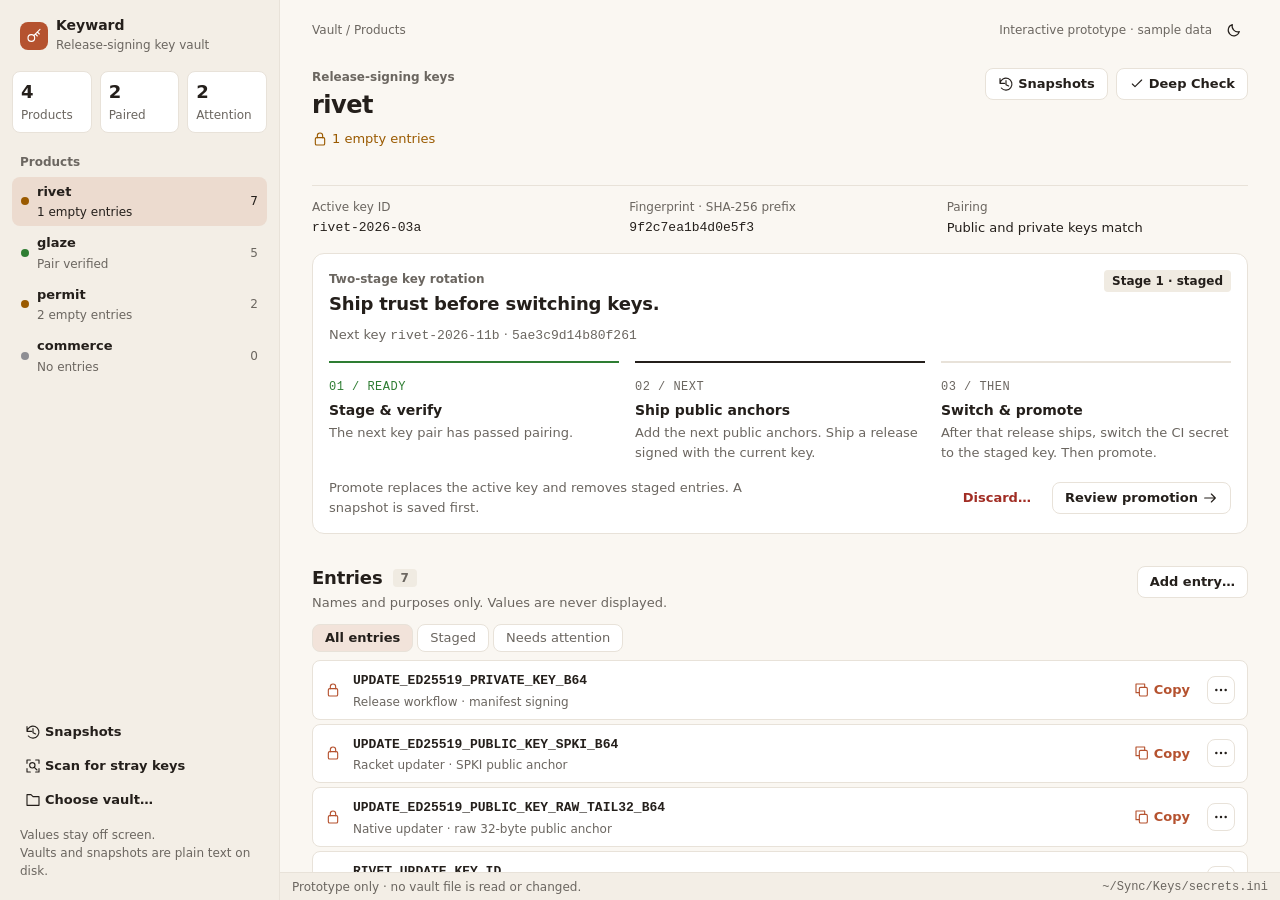
<file: design/prototype/main.html>
<!DOCTYPE html>
<html lang="en">
<head>
<meta charset="UTF-8">
<meta name="viewport" content="width=device-width, initial-scale=1">
<meta name="color-scheme" content="light dark">
<title>Keyward — Signing key vault</title>
<link rel="stylesheet" href="shared.css">
<script src="app.js" defer></script>
</head>
<body data-screen="main">
<div id="app"></div>
<dialog id="modal" aria-labelledby="modalTitle"></dialog>
<noscript>This interactive prototype requires JavaScript. No signing-key values are included.</noscript>
</body>
</html>
</file>
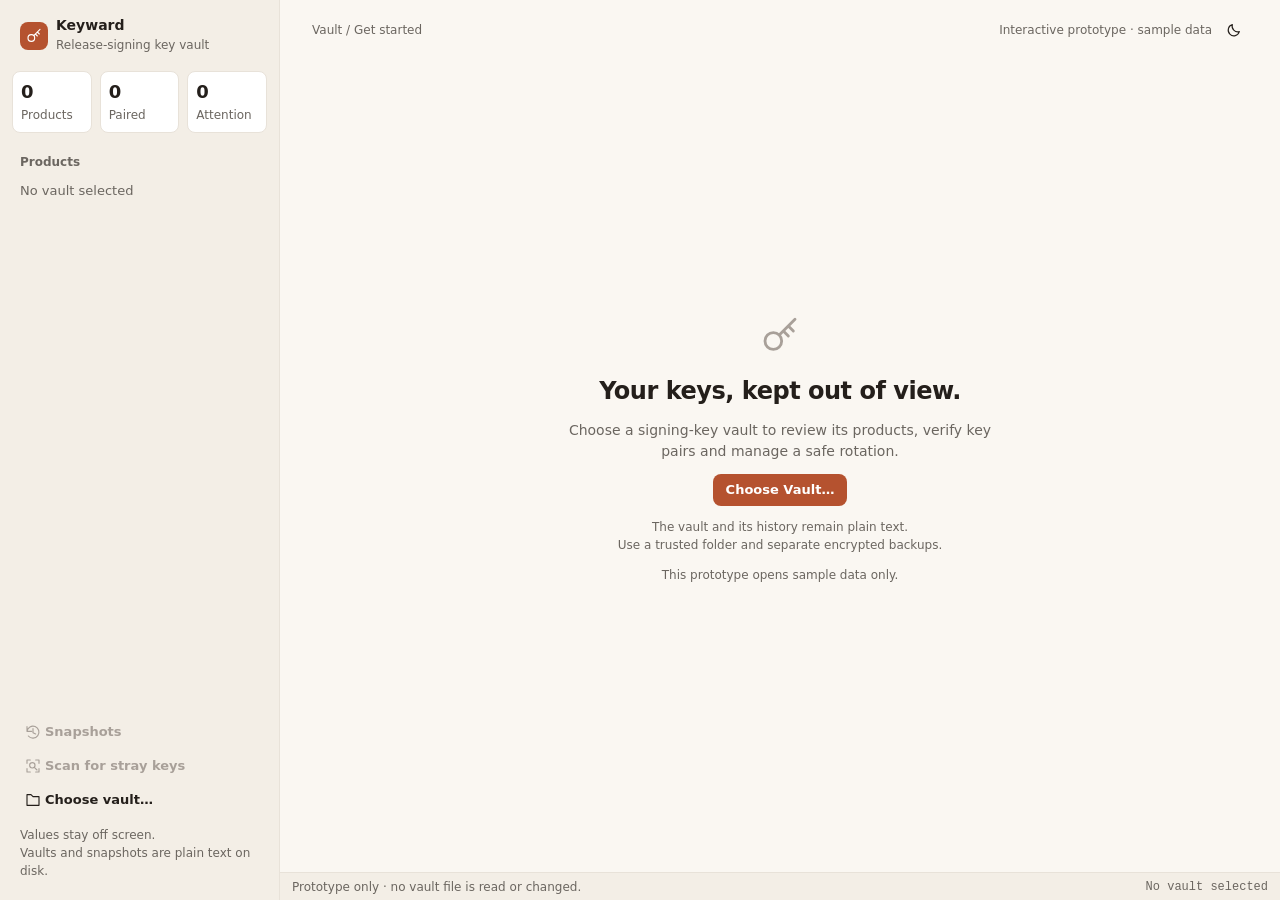
<file: design/prototype/onboarding.html>
<!DOCTYPE html>
<html lang="en">
<head>
<meta charset="UTF-8">
<meta name="viewport" content="width=device-width, initial-scale=1">
<meta name="color-scheme" content="light dark">
<title>Keyward — Onboarding</title>
<link rel="stylesheet" href="shared.css">
<script src="app.js" defer></script>
</head>
<body data-screen="onboarding">
<div id="app"></div>
<dialog id="modal" aria-labelledby="modalTitle"></dialog>
<noscript>This interactive prototype requires JavaScript. No signing-key values are included.</noscript>
</body>
</html>
</file>
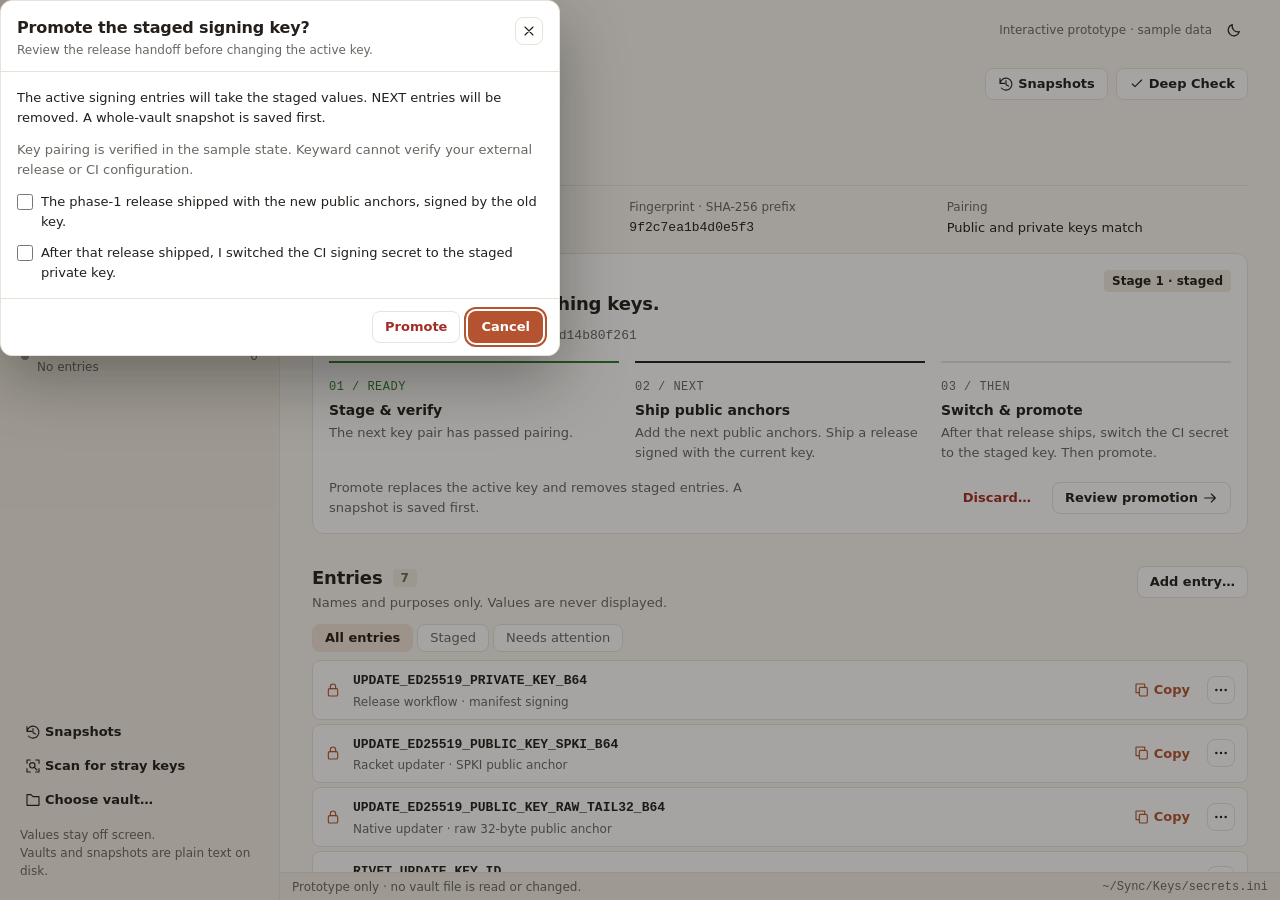
<file: design/prototype/rotation.html>
<!DOCTYPE html>
<html lang="en">
<head>
<meta charset="UTF-8">
<meta name="viewport" content="width=device-width, initial-scale=1">
<meta name="color-scheme" content="light dark">
<title>Keyward — Rotation</title>
<link rel="stylesheet" href="shared.css">
<script src="app.js" defer></script>
</head>
<body data-screen="rotation">
<div id="app"></div>
<dialog id="modal" aria-labelledby="modalTitle"></dialog>
<noscript>This interactive prototype requires JavaScript. No signing-key values are included.</noscript>
</body>
</html>
</file>
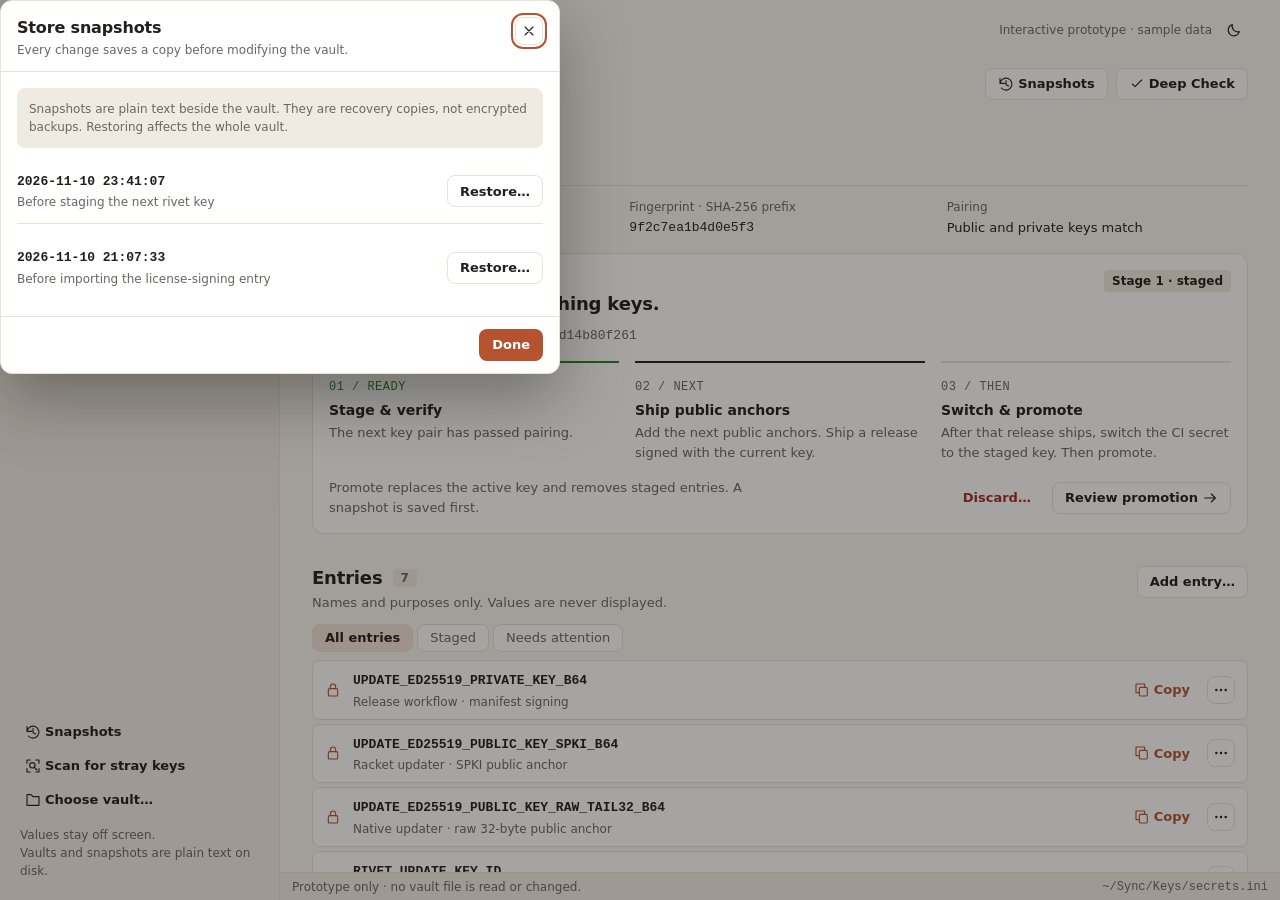
<file: design/prototype/snapshots.html>
<!DOCTYPE html>
<html lang="en">
<head>
<meta charset="UTF-8">
<meta name="viewport" content="width=device-width, initial-scale=1">
<meta name="color-scheme" content="light dark">
<title>Keyward — Snapshots</title>
<link rel="stylesheet" href="shared.css">
<script src="app.js" defer></script>
</head>
<body data-screen="snapshots">
<div id="app"></div>
<dialog id="modal" aria-labelledby="modalTitle"></dialog>
<noscript>This interactive prototype requires JavaScript. No signing-key values are included.</noscript>
</body>
</html>
</file>
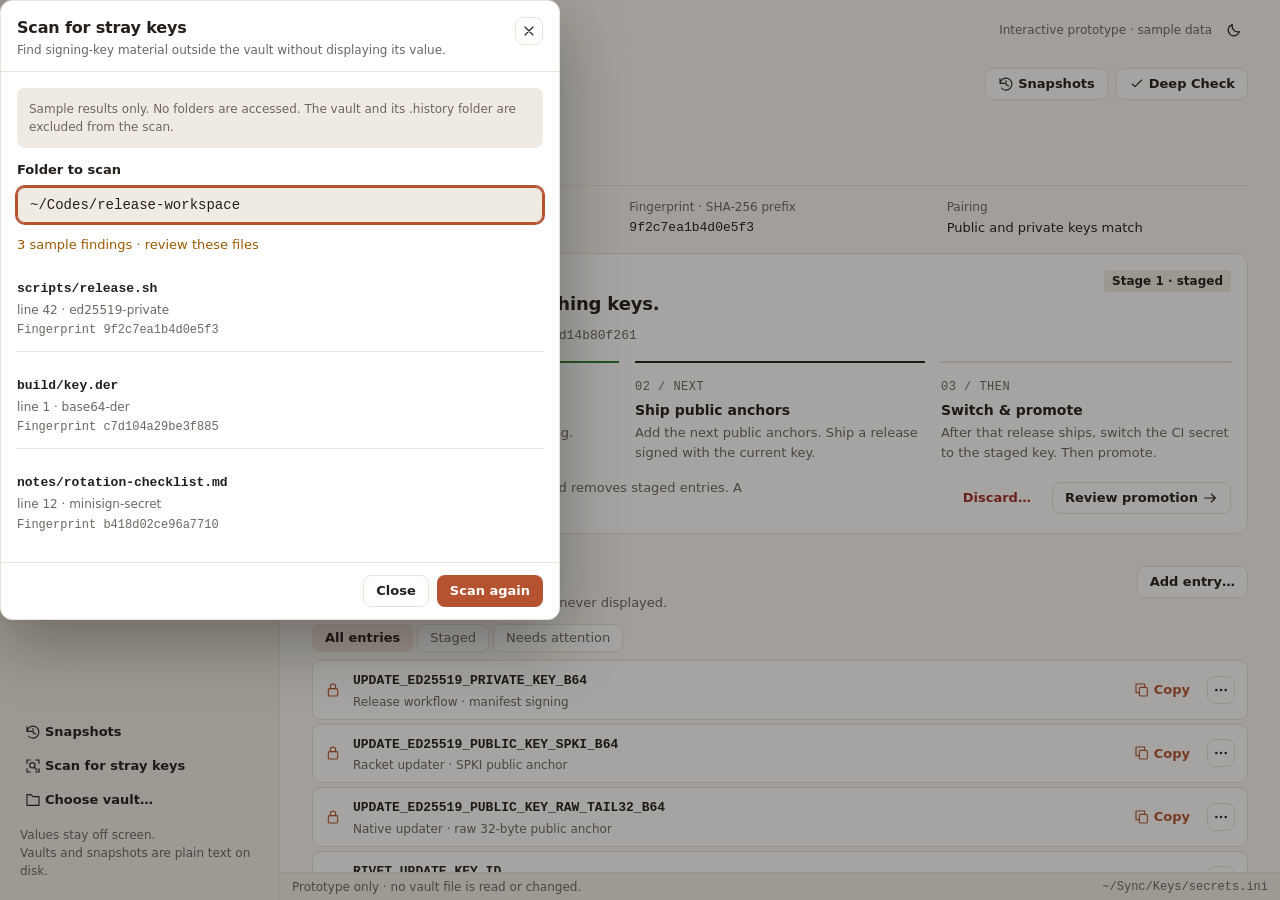
<file: design/prototype/stray-scan.html>
<!DOCTYPE html>
<html lang="en">
<head>
<meta charset="UTF-8">
<meta name="viewport" content="width=device-width, initial-scale=1">
<meta name="color-scheme" content="light dark">
<title>Keyward — Stray Scan</title>
<link rel="stylesheet" href="shared.css">
<script src="app.js" defer></script>
</head>
<body data-screen="stray-scan">
<div id="app"></div>
<dialog id="modal" aria-labelledby="modalTitle"></dialog>
<noscript>This interactive prototype requires JavaScript. No signing-key values are included.</noscript>
</body>
</html>
</file>
<file: design/prototype/shared.css>
/* ==== Keyward 原型共享壳层 — tokens 与组件，见 design/DESIGN.md ====
   本文件是值的唯一真源（亮暗成对）。壳层类名来自 prototype/app.js。
   值的来源：暖纸色 token 沿用原 macos-host/Sources/RivetHost/Theme.swift 的已验证配对；
   亮色 accent / warn 比原值略深，以满足家族设计规范 4.5:1 的普通文字对比底线。
   主题：默认跟随系统（prefers-color-scheme），原型的评审主题钮通过 html[data-theme] 覆盖。
   尺度：字号 12/13/14/16/18/24，间距 4/8/12/16/24/32（2 仅作基线微调），圆角 4/8/12。 */
:root {
  color-scheme: light dark;
  --bg: #faf7f2; --sidebar: #f3eee6; --surface: #ffffff; --line: #e8e2d9;
  --ink: #241f1b; --ink-2: #6b6660; --ink-3: #a8a099;
  --accent: #b5522f; --accent-contrast: #ffffff; --accent-soft: #f7e5dd;
  --selection: rgba(181, 82, 47, .12); --hover: rgba(181, 82, 47, .07);
  --badge: #f0ebe2; --ok: #2e7d32; --warn: #9a5a00; --neutral: #8e8e93; --danger: #a12d24;
  --focus: #b5522f;
  /* 暗色配对（单份定义，由下方两条主题选择器启用） */
  --dk-bg: #1b1a18; --dk-sidebar: #24221f; --dk-surface: #2e2b27; --dk-line: #3a362f;
  --dk-ink: #ece9e2; --dk-ink-2: #a6a099; --dk-ink-3: #6b6660;
  --dk-accent: #d08a6e; --dk-accent-contrast: #1b1a18; --dk-accent-soft: #3a2d27;
  --dk-selection: rgba(208, 138, 110, .18); --dk-hover: rgba(208, 138, 110, .10);
  --dk-badge: #3a362f; --dk-ok: #81c784; --dk-warn: #ffb74d; --dk-neutral: #98989e; --dk-danger: #ff8a80;
  --dk-focus: #d08a6e;
  --font: system-ui, -apple-system, BlinkMacSystemFont, "Segoe UI", "PingFang SC", "Microsoft YaHei", "Noto Sans CJK SC", sans-serif;
  --mono: ui-monospace, "SFMono-Regular", Consolas, "Liberation Mono", "Noto Sans Mono CJK SC", "Noto Sans CJK SC", "Microsoft YaHei", monospace;
  --t12: 12px; --t13: 13px; --t14: 14px; --t16: 16px; --t18: 18px; --t24: 24px;
  --s4: 4px; --s8: 8px; --s12: 12px; --s16: 16px; --s24: 24px; --s32: 32px;
  --r4: 4px; --r8: 8px; --r12: 12px;
  --motion: 140ms;
}
@media (prefers-color-scheme: dark) {
  :root:not([data-theme="light"]) {
    color-scheme: dark;
    --bg: var(--dk-bg); --sidebar: var(--dk-sidebar); --surface: var(--dk-surface); --line: var(--dk-line);
    --ink: var(--dk-ink); --ink-2: var(--dk-ink-2); --ink-3: var(--dk-ink-3);
    --accent: var(--dk-accent); --accent-contrast: var(--dk-accent-contrast); --accent-soft: var(--dk-accent-soft);
    --selection: var(--dk-selection); --hover: var(--dk-hover);
    --badge: var(--dk-badge); --ok: var(--dk-ok); --warn: var(--dk-warn); --neutral: var(--dk-neutral); --danger: var(--dk-danger);
    --focus: var(--dk-focus);
  }
}
:root[data-theme="dark"] {
  color-scheme: dark;
  --bg: var(--dk-bg); --sidebar: var(--dk-sidebar); --surface: var(--dk-surface); --line: var(--dk-line);
  --ink: var(--dk-ink); --ink-2: var(--dk-ink-2); --ink-3: var(--dk-ink-3);
  --accent: var(--dk-accent); --accent-contrast: var(--dk-accent-contrast); --accent-soft: var(--dk-accent-soft);
  --selection: var(--dk-selection); --hover: var(--dk-hover);
  --badge: var(--dk-badge); --ok: var(--dk-ok); --warn: var(--dk-warn); --neutral: var(--dk-neutral); --danger: var(--dk-danger);
  --focus: var(--dk-focus);
}
:root[data-theme="light"] { color-scheme: light; }
* { box-sizing: border-box; margin: 0; padding: 0; }
html, body { height: 100%; }
body { font: var(--t14)/1.5 var(--font); background: var(--bg); color: var(--ink); -webkit-font-smoothing: antialiased; overflow: hidden; }
button, input, select { font: inherit; color: inherit; }
button { cursor: pointer; touch-action: manipulation; }
button:disabled { cursor: not-allowed; color: var(--ink-3); }
:where(button, input, select, [tabindex]):focus-visible { outline: 2px solid var(--focus); outline-offset: 2px; }
h1 { font-size: var(--t24); line-height: 1.3; font-weight: 600; letter-spacing: -.02em; }
h2 { font-size: var(--t18); line-height: 1.35; font-weight: 600; letter-spacing: -.01em; }
h3 { font-size: var(--t14); font-weight: 600; }
.mono { font-family: var(--mono); overflow-wrap: anywhere; }
.small { font-size: var(--t13); }
.muted { color: var(--ink-2); }
.od-icon { inline-size: 1em; block-size: 1em; stroke: currentColor; fill: none; stroke-width: 1.7; stroke-linecap: round; stroke-linejoin: round; vertical-align: middle; flex: none; }
.od-field { display: grid; gap: 2px; min-width: 0; }
.od-field > * { display: block; min-width: 0; }
[hidden] { display: none !important; }

/* ---- 壳层：侧栏 | 主区，页脚通栏 ---- */
.shell { height: 100vh; height: 100dvh; display: grid; grid-template-columns: 280px minmax(0, 1fr); grid-template-rows: minmax(0, 1fr) auto; }
.sidebar { grid-row: 1 / span 2; display: flex; flex-direction: column; gap: var(--s16); padding: var(--s16) var(--s12); background: var(--sidebar); border-right: 1px solid var(--line); overflow-y: auto; }
.brand { display: flex; align-items: center; gap: var(--s8); padding: 0 var(--s8); }
.brandmark { width: 28px; height: 28px; border-radius: var(--r8); background: var(--accent); color: var(--accent-contrast); display: grid; place-items: center; flex: none; font-size: var(--t16); }
.brand strong { display: block; font-size: var(--t14); font-weight: 600; line-height: 1.3; }
.brand small { font-size: var(--t12); color: var(--ink-2); }
.summary { display: grid; grid-template-columns: repeat(3, minmax(0, 1fr)); gap: var(--s8); }
.od-stat { display: grid; gap: 2px; padding: var(--s8); background: var(--surface); border: 1px solid var(--line); border-radius: var(--r8); }
.od-stat strong { font-size: var(--t18); font-weight: 600; font-variant-numeric: tabular-nums; line-height: 1.3; }
.od-stat small { font-size: var(--t12); color: var(--ink-2); white-space: nowrap; overflow: hidden; text-overflow: ellipsis; }
.sidebar nav { display: grid; gap: 2px; align-content: start; }
.navlabel { padding: var(--s4) var(--s8); font-size: var(--t12); font-weight: 600; color: var(--ink-2); }
.product { display: flex; align-items: center; gap: var(--s8); width: 100%; padding: var(--s4) var(--s8); border: 1px solid transparent; border-radius: var(--r8); background: transparent; text-align: left; transition: background var(--motion) ease; }
.product:hover { background: var(--hover); }
.product[aria-current="true"] { background: var(--selection); }
.product .name { font-size: var(--t13); font-weight: 600; overflow: hidden; text-overflow: ellipsis; white-space: nowrap; }
.product small { font-size: var(--t12); color: var(--ink-2); overflow: hidden; text-overflow: ellipsis; white-space: nowrap; }
.product .count { margin-left: auto; font-size: var(--t12); color: var(--ink-2); font-variant-numeric: tabular-nums; }
/* Secondary ink loses contrast on the selection tint, so the selected row states everything in primary ink */
.product[aria-current="true"] :is(small, .count) { color: var(--ink); }
.dot { width: 8px; height: 8px; border-radius: 50%; flex: none; background: var(--ok); }
.dot.warn { background: var(--warn); } .dot.neutral { background: var(--neutral); }
.sidebar nav p { padding: var(--s4) var(--s8); }
.sidebottom { margin-top: auto; display: grid; gap: 2px; padding-top: var(--s16); }
.sidebottom .btn { justify-content: flex-start; width: 100%; }
.trust { font-size: var(--t12); line-height: 1.5; color: var(--ink-2); padding: var(--s8) var(--s8) var(--s4); }
.mobilepicker { display: none; width: 100%; height: 36px; padding: 0 var(--s12); border: 1px solid var(--line); border-radius: var(--r8); background: var(--surface); }

.main { min-width: 0; overflow-y: auto; padding: var(--s16) var(--s32) var(--s32); display: flex; flex-direction: column; gap: var(--s16); }
.topline { display: flex; justify-content: space-between; align-items: center; gap: var(--s16); font-size: var(--t12); color: var(--ink-2); }
.toplineend { display: inline-flex; align-items: center; gap: var(--s8); }
.topline .demo { white-space: nowrap; }

/* ---- 按钮（primary / secondary / quiet / danger / icon / filter） ---- */
.btn { display: inline-flex; align-items: center; justify-content: center; gap: var(--s4); min-height: 32px; padding: 0 var(--s12); border: 1px solid var(--line); border-radius: var(--r8); background: var(--surface); color: var(--ink); font-size: var(--t13); font-weight: 600; white-space: nowrap; transition: background var(--motion) ease, border-color var(--motion) ease; }
.btn .od-icon { font-size: var(--t16); }
.btn:hover:not(:disabled) { background: var(--hover); border-color: var(--ink-3); }
.btn.primary { background: var(--accent); border-color: transparent; color: var(--accent-contrast); }
.btn.primary:hover:not(:disabled) { filter: brightness(1.08); }
.btn.quiet { background: transparent; border-color: transparent; }
.btn.quiet:hover:not(:disabled) { border-color: transparent; }
.btn.danger { color: var(--danger); }
.btn.danger:hover:not(:disabled) { border-color: var(--danger); background: transparent; }
.btn.icon { width: 28px; min-height: 28px; padding: 0; font-size: var(--t16); }
.btn:disabled { background: transparent; }
.btn:disabled:hover { border-color: transparent; }
.btn.filter { min-height: 28px; padding: 0 var(--s12); font-weight: 500; color: var(--ink-2); }
.btn.filter[aria-pressed="true"] { background: var(--selection); color: var(--ink); font-weight: 600; }
.actions { display: flex; gap: var(--s8); flex-wrap: wrap; }

/* ---- 主区 ---- */
.heading { display: flex; justify-content: space-between; align-items: flex-start; gap: var(--s16); flex-wrap: wrap; margin-top: var(--s8); }
.eyebrow { font-size: var(--t12); font-weight: 600; color: var(--ink-2); margin-bottom: var(--s4); }
.heading .status { margin-top: var(--s8); }
.status { display: inline-flex; align-items: center; gap: var(--s4); font-size: var(--t13); color: var(--ink-2); }
.status .od-icon { font-size: var(--t16); }
.status.warn, .status.warn .od-icon { color: var(--warn); }
.metadata { display: grid; grid-template-columns: repeat(3, minmax(0, 1fr)); gap: var(--s16); margin-top: var(--s16); padding-top: var(--s12); border-top: 1px solid var(--line); }
.metadata dt { font-size: var(--t12); color: var(--ink-2); margin-bottom: 2px; }
.metadata dd { font-size: var(--t13); overflow-wrap: anywhere; }

/* ---- 两阶段轮换 ---- */
.rotation { padding: var(--s16); background: var(--surface); border: 1px solid var(--line); border-radius: var(--r12); }
.sectionhead { display: flex; justify-content: space-between; align-items: flex-start; gap: var(--s12); flex-wrap: wrap; }
.tag { display: inline-flex; align-items: center; padding: 2px var(--s8); border-radius: var(--r4); background: var(--badge); font-size: var(--t12); font-weight: 600; white-space: nowrap; }
.tag.warn { color: var(--warn); }
.rotation > p { margin-top: var(--s8); font-size: var(--t13); }
.steps { list-style: none; display: grid; grid-template-columns: repeat(3, minmax(0, 1fr)); gap: var(--s16); margin-top: var(--s16); }
.step { padding-top: var(--s12); border-top: 2px solid var(--line); }
.step.done { border-top-color: var(--ok); } .step.current { border-top-color: var(--ink); }
.stepnum { font: var(--t12) var(--mono); color: var(--ink-2); letter-spacing: .04em; }
.step.done .stepnum { color: var(--ok); }
.step h3 { margin-top: var(--s4); }
.step p { font-size: var(--t13); color: var(--ink-2); line-height: 1.5; margin-top: 2px; }
.rotationfoot { display: flex; justify-content: space-between; align-items: center; gap: var(--s16); flex-wrap: wrap; margin-top: var(--s16); }
.rotationfoot p { font-size: var(--t13); color: var(--ink-2); max-width: 52ch; }

/* ---- Entries ---- */
.sectionhead.entrieshead { margin-top: var(--s16); }
.entrieshead h2 .count { font-size: var(--t12); font-weight: 600; color: var(--ink-2); padding: 2px var(--s8); border-radius: var(--r4); background: var(--badge); vertical-align: 2px; margin-left: var(--s4); font-variant-numeric: tabular-nums; }
.entrieshead p { font-size: var(--t13); color: var(--ink-2); margin-top: 2px; }
.filters { display: flex; gap: var(--s4); margin: var(--s12) 0 var(--s8); flex-wrap: wrap; }
.entry { display: flex; align-items: center; gap: var(--s12); padding: var(--s8) var(--s12); background: var(--surface); border: 1px solid var(--line); border-radius: var(--r8); transition: border-color var(--motion) ease; }
.entry + .entry { margin-top: var(--s4); }
.entry:hover { border-color: color-mix(in srgb, var(--accent) 45%, transparent); }
.entry > .od-icon { font-size: var(--t16); color: var(--accent); }
.entrymain { flex: 1 1 0; min-width: 0; }
.entryname { font-family: var(--mono); font-size: var(--t13); font-weight: 600; text-align: left; justify-content: flex-start; min-height: 0; white-space: normal; border: 0; background: transparent; padding: 0; overflow-wrap: anywhere; word-break: break-all; }
.entryname:hover:not(:disabled) { color: var(--accent); text-decoration: underline; text-underline-offset: 3px; }
.entrymain p { font-size: var(--t12); color: var(--ink-2); margin-top: 2px; overflow-wrap: anywhere; }
.entryactions { display: flex; align-items: center; gap: var(--s4); flex: none; }
.entryactions .btn.quiet { color: var(--accent); }
.entryactions .btn.quiet.icon { color: var(--ink-2); }
.section .empty, .main > section .empty { padding: var(--s24) var(--s16); border: 1px dashed var(--line); border-radius: var(--r8); display: grid; justify-items: start; gap: var(--s8); }
.section .empty p, .main > section .empty p { font-size: var(--t13); color: var(--ink-2); }

/* ---- 首启空态 ---- */
.main > .empty { flex: 1; display: grid; place-content: center; justify-items: center; text-align: center; gap: var(--s12); padding: var(--s32); }
.main > .empty > .od-icon { font-size: 40px; color: var(--ink-3); margin-bottom: var(--s8); }
.main > .empty p { font-size: var(--t14); color: var(--ink-2); max-width: 48ch; }
.main > .empty .small { font-size: var(--t12); }

/* ---- 页脚 / 状态栏 ---- */
.footer { display: flex; justify-content: space-between; align-items: center; gap: var(--s16); min-height: 28px; padding: 0 var(--s12); background: var(--sidebar); border-top: 1px solid var(--line); font-size: var(--t12); color: var(--ink-2); }
.footer p { overflow: hidden; text-overflow: ellipsis; white-space: nowrap; }
.footer .mono { font-size: var(--t12); color: var(--ink-2); white-space: nowrap; }

/* ---- 对话框 ---- */
dialog { width: min(560px, calc(100vw - 32px)); max-height: calc(100vh - 48px); padding: 0; border: 1px solid var(--line); border-radius: var(--r12); background: var(--surface); color: var(--ink); box-shadow: 0 24px 64px rgba(20, 16, 12, .35); }
dialog:not([open]) { display: none; }
dialog::backdrop { background: rgba(20, 16, 12, .38); }
.modalhead { display: flex; justify-content: space-between; align-items: flex-start; gap: var(--s16); padding: var(--s16) var(--s16) var(--s12); border-bottom: 1px solid var(--line); }
.modalhead h2 { font-size: var(--t16); }
.modalhead p { font-size: var(--t12); color: var(--ink-2); margin-top: 2px; }
.modalbody { display: grid; gap: var(--s12); padding: var(--s16); overflow-y: auto; }
.modalbody p { font-size: var(--t13); line-height: 1.55; }
.modalfoot { display: flex; justify-content: flex-end; gap: var(--s8); flex-wrap: wrap; padding: var(--s12) var(--s16); border-top: 1px solid var(--line); }
.notice { padding: var(--s12); border-radius: var(--r8); background: var(--badge); font-size: var(--t12); line-height: 1.5; color: var(--ink-2); }
.field { display: grid; gap: var(--s8); }
.field label, .field > span { font-size: var(--t13); font-weight: 600; }
.field > span { font-weight: 400; }
.field p { font-size: var(--t13); }
.field input { width: 100%; height: 36px; padding: 0 var(--s12); border: 1px solid var(--line); border-radius: var(--r8); background: var(--bg); }
.field input[readonly] { background: var(--badge); font-family: var(--mono); }
.field input:focus-visible { border-color: var(--focus); outline-offset: 0; }
.fullvalue { display: block; font-size: var(--t13); }
.checkrow { display: flex; align-items: flex-start; gap: var(--s8); font-size: var(--t13); line-height: 1.5; cursor: pointer; }
.checkrow input { width: 16px; height: 16px; margin-top: 2px; flex: none; accent-color: var(--accent); }
.error { color: var(--danger); font-size: var(--t12); }
.snapshot { display: flex; justify-content: space-between; align-items: center; gap: var(--s16); padding: var(--s12) 0; border-bottom: 1px solid var(--line); }
.snapshot:last-child { border-bottom: 0; }
.snapshot strong { font-size: var(--t13); font-weight: 600; }
.snapshot small { font-size: var(--t12); color: var(--ink-2); }
.scanitem { display: grid; gap: 2px; padding: var(--s12) 0; border-bottom: 1px solid var(--line); }
.scanitem:last-child { border-bottom: 0; }
.scanitem strong { font-size: var(--t13); font-weight: 600; }
.scanitem p, .scanitem span { font-size: var(--t12); color: var(--ink-2); }

/* ---- 窄窗口：侧栏收敛为顶部产品选择，底部动作收为纯图标（名称保留在 aria-label） ---- */
@media (max-width: 880px) {
  .shell { grid-template-columns: minmax(0, 1fr); grid-template-rows: auto minmax(0, 1fr) auto; }
  .sidebar { grid-row: auto; flex-direction: row; align-items: center; flex-wrap: wrap; gap: var(--s8) var(--s12); border-right: 0; border-bottom: 1px solid var(--line); padding: var(--s8) var(--s12); overflow: visible; }
  .brand { padding: 0; } .brand small { display: none; }
  .summary, .sidebar nav, .trust { display: none; }
  .sidebottom { margin: 0 0 0 auto; grid-auto-flow: column; padding: 0; }
  .sidebottom .btn { width: 28px; min-height: 28px; padding: 0; } .sidebottom .btn .lbl { display: none; }
  .mobilepicker { display: block; flex: 1 1 160px; width: auto; }
  .main { padding: var(--s16); }
  .metadata, .steps { grid-template-columns: minmax(0, 1fr); }
  .topline .demo { display: none; }
  .entry { flex-wrap: wrap; } .entryactions { width: 100%; justify-content: flex-end; }
}
@media (prefers-reduced-motion: reduce) { *, *::before, *::after { animation: none !important; transition: none !important; scroll-behavior: auto !important; } }

/* ---- temperament profile pass ---- */
/* typography baseline (family standard 2026-11-26-temperament-profiles): CJK/Latin spacing and kinsoku come from the rendering layer,
   never from typed spaces (§4, §10). Values stay in the token block above. */
body { text-autospace: normal; line-break: strict; }
::selection { background: var(--accent-soft); color: var(--ink); }
/* Paired neutral scrollbar for both themes; thin and non-distracting. */
html { scrollbar-color: var(--line) transparent; }
</file>
<file: site/family.css>
/* site-kit v1.0.4 — generated from github.com/turlamai/site-kit; do not edit per-site. */
/* ============================================================
   site-kit family.css — jrtx.site family design system
   Single source of truth: github.com/turlamai/site-kit
   Version stamp is prepended by sync.sh; do not edit per-site.
   ============================================================ */

/* ---------- Tokens ---------- */
:root {
    /* Family accent: one terracotta for the whole family. */
    --kit-accent: #D97757;
    --kit-accent-hover: #C25F3D;
    --kit-accent-strong: #A94E31;
    --kit-accent-soft: rgba(217, 119, 87, 0.12);
    --kit-accent-soft-strong: rgba(217, 119, 87, 0.22);
    --kit-on-accent: #FFFFFF;

    /* Warm neutrals, light theme (html[data-theme="light"] is the default). */
    --kit-bg: #FAF8F5;
    --kit-bg-elevated: #FFFFFF;
    --kit-surface: #F3EFE9;
    --kit-surface-2: #ECE6DD;
    --kit-text: #201B16;
    --kit-text-2: #5D554C;
    --kit-text-3: #8A8177;
    --kit-border: rgba(32, 27, 22, 0.12);
    --kit-border-strong: rgba(32, 27, 22, 0.24);
    --kit-shadow: 0 1px 2px rgba(32, 27, 22, 0.05), 0 8px 24px rgba(32, 27, 22, 0.07);
    --kit-shadow-lift: 0 2px 4px rgba(32, 27, 22, 0.06), 0 16px 40px rgba(32, 27, 22, 0.12);

    --kit-font-display: "Newsreader", "Songti SC", "Noto Serif SC", Georgia, serif;
    --kit-font-sans: "Inter", -apple-system, BlinkMacSystemFont, "Segoe UI",
        "PingFang SC", "Hiragino Sans GB", "Microsoft YaHei", "Noto Sans CJK SC", sans-serif;
    --kit-font-mono: ui-monospace, "SF Mono", "Cascadia Code", "JetBrains Mono",
        Consolas, "Liberation Mono", monospace;

    --kit-radius-s: 8px;
    --kit-radius-m: 12px;
    --kit-radius-l: 16px;
    --kit-nav-height: 60px;
    --kit-content-width: 1080px;
    --kit-prose-width: 720px;
}

html[data-theme="dark"] {
    --kit-accent: #E08A6B;
    --kit-accent-hover: #E89E82;
    --kit-accent-strong: #D97757;
    --kit-accent-soft: rgba(224, 138, 107, 0.14);
    --kit-accent-soft-strong: rgba(224, 138, 107, 0.26);
    --kit-on-accent: #1D120C;

    --kit-bg: #16120F;
    --kit-bg-elevated: #1F1A16;
    --kit-surface: #262019;
    --kit-surface-2: #2E2721;
    --kit-text: #F1ECE5;
    --kit-text-2: #A89F93;
    --kit-text-3: #7A7166;
    --kit-border: rgba(241, 236, 229, 0.13);
    --kit-border-strong: rgba(241, 236, 229, 0.26);
    --kit-shadow: 0 1px 2px rgba(0, 0, 0, 0.4), 0 8px 24px rgba(0, 0, 0, 0.35);
    --kit-shadow-lift: 0 2px 4px rgba(0, 0, 0, 0.4), 0 16px 40px rgba(0, 0, 0, 0.5);
}

/* ---------- Reset & base ---------- */
*, *::before, *::after { box-sizing: border-box; }

/* Component display declarations (kit-btn etc.) beat the UA [hidden] rule;
   language blocks and other hidden content rely on this staying absolute. */
[hidden] { display: none !important; }

html {
    -webkit-text-size-adjust: 100%;
    scroll-behavior: smooth;
    scroll-padding-top: calc(var(--kit-nav-height) + 16px);
}

body {
    margin: 0;
    font-family: var(--kit-font-sans);
    font-size: 16px;
    line-height: 1.65;
    color: var(--kit-text);
    background: var(--kit-bg);
    -webkit-font-smoothing: antialiased;
    text-rendering: optimizeLegibility;
}

/* Family-wide link policy: never the browser-default blue underline.
   Inline links inherit text color and gain an accent underline on hover;
   navigation and button links are styled by their components. */
a {
    color: inherit;
    text-decoration: none;
    transition: color 0.15s ease;
}
a:hover { color: var(--kit-accent); }
.prose a, .kit-rich a {
    color: var(--kit-accent-strong);
    text-decoration: underline;
    text-decoration-color: var(--kit-accent-soft-strong);
    text-underline-offset: 3px;
    text-decoration-thickness: 1.5px;
}
.prose a:hover, .kit-rich a:hover { text-decoration-color: currentColor; }

img, svg, video { max-width: 100%; height: auto; display: block; }

h1, h2, h3, h4 { margin: 0; font-weight: 600; line-height: 1.2; }
p { margin: 0; }

code, pre, kbd {
    font-family: var(--kit-font-mono);
    font-size: 0.92em;
}

pre {
    background: var(--kit-surface);
    border: 1px solid var(--kit-border);
    border-radius: var(--kit-radius-m);
    padding: 16px 20px;
    overflow-x: auto;
    line-height: 1.55;
}
pre code { background: none; padding: 0; font-size: 1em; }
code {
    background: var(--kit-surface);
    border-radius: 5px;
    padding: 0.15em 0.4em;
}

::selection { background: var(--kit-accent-soft-strong); }

:focus-visible {
    outline: 2px solid var(--kit-accent);
    outline-offset: 2px;
    border-radius: 4px;
}

@media (prefers-reduced-motion: reduce) {
    html { scroll-behavior: auto; }
    *, *::before, *::after {
        animation-duration: 0.01ms !important;
        transition-duration: 0.01ms !important;
    }
}

/* ---------- Layout primitives ---------- */
.kit-container {
    width: min(var(--kit-content-width), 100% - 48px);
    margin-inline: auto;
}

.kit-section { padding: 96px 0; }
.kit-section--tight { padding: 64px 0; }
@media (max-width: 720px) {
    .kit-section { padding: 64px 0; }
    .kit-section--tight { padding: 48px 0; }
}

.kit-section--alt {
    background: var(--kit-bg-elevated);
    border-block: 1px solid var(--kit-border);
}

/* Section header: eyebrow + display title + lead */
.kit-kicker {
    display: block;
    font-size: 12.5px;
    font-weight: 600;
    letter-spacing: 0.09em;
    text-transform: uppercase;
    color: var(--kit-accent-strong);
    margin-bottom: 14px;
}
html[data-theme="dark"] .kit-kicker { color: var(--kit-accent); }

.kit-h2 {
    font-family: var(--kit-font-display);
    font-size: clamp(1.9rem, 3.6vw, 2.6rem);
    font-weight: 500;
    letter-spacing: -0.01em;
    line-height: 1.15;
    max-width: 22ch;
}

.kit-lead {
    margin-top: 18px;
    font-size: 17.5px;
    line-height: 1.7;
    color: var(--kit-text-2);
    max-width: 56ch;
}

/* ---------- Navigation ---------- */
.kit-nav {
    position: sticky;
    top: 0;
    z-index: 50;
    height: var(--kit-nav-height);
    background: color-mix(in srgb, var(--kit-bg) 82%, transparent);
    -webkit-backdrop-filter: saturate(1.4) blur(14px);
    backdrop-filter: saturate(1.4) blur(14px);
    border-bottom: 1px solid var(--kit-border);
}
.kit-nav-inner {
    height: 100%;
    display: flex;
    align-items: center;
    gap: 28px;
}
.kit-brand {
    display: flex;
    align-items: center;
    gap: 10px;
    font-weight: 650;
    font-size: 16.5px;
    letter-spacing: -0.01em;
    color: var(--kit-text);
}
.kit-brand:hover { color: var(--kit-text); }
.kit-brand-mark {
    width: 24px;
    height: 24px;
    border-radius: 6px;
    flex: none;
}
.kit-nav-links {
    display: flex;
    align-items: center;
    gap: 22px;
    margin-left: auto;
}
.kit-nav-links a {
    font-size: 14px;
    font-weight: 500;
    color: var(--kit-text-2);
}
.kit-nav-links a:hover { color: var(--kit-text); }

.kit-nav-actions {
    display: flex;
    align-items: center;
    gap: 8px;
    margin-left: 8px;
    padding-left: 20px;
    border-left: 1px solid var(--kit-border);
}

/* Nav links fold below 860px: the full desktop nav (brand + links + actions)
   does not fit tablet widths, and 760px left a gap where wide navs overflowed. */
@media (max-width: 860px) {
    .kit-nav-links { display: none; }
}
@media (max-width: 760px) {
    .kit-nav-actions { margin-left: auto; padding-left: 0; border-left: none; }
}

/* Icon buttons in nav (theme toggle, GitHub) */
.kit-icon-btn {
    display: inline-flex;
    align-items: center;
    justify-content: center;
    width: 34px;
    height: 34px;
    border: 1px solid var(--kit-border);
    border-radius: 9px;
    background: transparent;
    color: var(--kit-text-2);
    cursor: pointer;
    transition: color 0.15s ease, border-color 0.15s ease, background 0.15s ease;
}
.kit-icon-btn:hover {
    color: var(--kit-text);
    border-color: var(--kit-border-strong);
    background: var(--kit-surface);
}
.kit-icon-btn svg { width: 17px; height: 17px; }

/* ---------- Language dropdown ---------- */
.kit-lang { position: relative; }
.kit-lang-btn {
    display: inline-flex;
    align-items: center;
    gap: 6px;
    height: 34px;
    padding: 0 12px;
    border: 1px solid var(--kit-border);
    border-radius: 9px;
    background: transparent;
    color: var(--kit-text-2);
    font-family: inherit;
    font-size: 13px;
    font-weight: 500;
    cursor: pointer;
    transition: color 0.15s ease, border-color 0.15s ease, background 0.15s ease;
}
.kit-lang-btn:hover {
    color: var(--kit-text);
    border-color: var(--kit-border-strong);
    background: var(--kit-surface);
}
.kit-lang-btn svg { width: 14px; height: 14px; opacity: 0.7; }

.kit-lang-menu {
    position: absolute;
    top: calc(100% + 6px);
    right: 0;
    min-width: 140px;
    margin: 0;
    padding: 6px;
    list-style: none;
    background: var(--kit-bg-elevated);
    border: 1px solid var(--kit-border);
    border-radius: var(--kit-radius-m);
    box-shadow: var(--kit-shadow-lift);
    display: none;
}
.kit-lang.kit-open .kit-lang-menu { display: block; }
.kit-lang-menu button {
    display: flex;
    align-items: center;
    justify-content: space-between;
    gap: 12px;
    width: 100%;
    padding: 8px 12px;
    border: 0;
    border-radius: 8px;
    background: transparent;
    color: var(--kit-text);
    font-family: inherit;
    font-size: 13.5px;
    cursor: pointer;
}
.kit-lang-menu button:hover { background: var(--kit-surface); }
.kit-lang-menu button[aria-current="true"] { color: var(--kit-accent-strong); font-weight: 600; }
html[data-theme="dark"] .kit-lang-menu button[aria-current="true"] { color: var(--kit-accent); }
.kit-lang-menu button[aria-current="true"]::after { content: "✓"; font-size: 12px; }

/* ---------- Buttons ---------- */
.kit-btn {
    display: inline-flex;
    align-items: center;
    justify-content: center;
    gap: 9px;
    height: 46px;
    padding: 0 22px;
    border-radius: var(--kit-radius-m);
    border: 1px solid transparent;
    font-family: inherit;
    font-size: 15px;
    font-weight: 600;
    letter-spacing: 0.01em;
    cursor: pointer;
    transition: background 0.15s ease, border-color 0.15s ease, color 0.15s ease,
        transform 0.15s ease, box-shadow 0.15s ease;
    white-space: nowrap;
}
.kit-btn svg { width: 17px; height: 17px; }

.kit-btn--primary {
    background: var(--kit-accent);
    color: var(--kit-on-accent);
    box-shadow: 0 1px 2px rgba(0, 0, 0, 0.12), inset 0 1px 0 rgba(255, 255, 255, 0.14);
}
.kit-btn--primary:hover {
    background: var(--kit-accent-hover);
    color: var(--kit-on-accent);
    transform: translateY(-1px);
    box-shadow: 0 4px 14px var(--kit-accent-soft-strong);
}
.kit-btn--primary:active { transform: translateY(0); }

.kit-btn--secondary {
    background: var(--kit-bg-elevated);
    border-color: var(--kit-border-strong);
    color: var(--kit-text);
}
.kit-btn--secondary:hover {
    border-color: var(--kit-accent);
    color: var(--kit-accent-strong);
    transform: translateY(-1px);
}
html[data-theme="dark"] .kit-btn--secondary:hover { color: var(--kit-accent); }

.kit-btn--ghost {
    background: transparent;
    color: var(--kit-accent-strong);
    padding: 0 10px;
    height: 42px;
}
html[data-theme="dark"] .kit-btn--ghost { color: var(--kit-accent); }
.kit-btn--ghost:hover { color: var(--kit-accent-hover); }
.kit-btn--ghost .kit-btn-arrow { transition: transform 0.15s ease; }
.kit-btn--ghost:hover .kit-btn-arrow { transform: translateX(3px); }

.kit-btn-row {
    display: flex;
    align-items: center;
    flex-wrap: wrap;
    gap: 14px;
}

/* ---------- Download split-button + platform menu ---------- */
.kit-dl { position: relative; display: inline-flex; }
.kit-dl .kit-btn--primary { border-top-right-radius: 0; border-bottom-right-radius: 0; }
.kit-dl-caret {
    display: inline-flex;
    align-items: center;
    justify-content: center;
    width: 34px;
    height: 46px;
    margin-left: -1px;
    border: 0;
    border-radius: 0 var(--kit-radius-m) var(--kit-radius-m) 0;
    background: var(--kit-accent);
    color: var(--kit-on-accent);
    cursor: pointer;
    transition: background 0.15s ease;
}
.kit-dl-caret:hover { background: var(--kit-accent-hover); }
.kit-dl-caret svg { width: 14px; height: 14px; }

.kit-dl-menu {
    position: absolute;
    top: calc(100% + 8px);
    left: 0;
    min-width: 280px;
    margin: 0;
    padding: 6px;
    list-style: none;
    background: var(--kit-bg-elevated);
    border: 1px solid var(--kit-border);
    border-radius: var(--kit-radius-l);
    box-shadow: var(--kit-shadow-lift);
    display: none;
    z-index: 40;
}
.kit-dl.kit-open .kit-dl-menu { display: block; }
.kit-dl-menu a {
    display: flex;
    align-items: center;
    gap: 12px;
    padding: 10px 14px;
    border-radius: 10px;
    color: var(--kit-text);
}
.kit-dl-menu a:hover { background: var(--kit-surface); color: var(--kit-text); }
.kit-dl-menu .kit-dl-os { font-weight: 600; font-size: 14px; flex: 1; }
.kit-dl-menu .kit-dl-kind {
    font-size: 11.5px;
    color: var(--kit-text-3);
    font-family: var(--kit-font-mono);
}
.kit-dl-menu .kit-dl-note {
    padding: 8px 14px 6px;
    font-size: 12px;
    color: var(--kit-text-3);
    border-top: 1px solid var(--kit-border);
    margin-top: 6px;
}

/* ---------- Hero ---------- */
.kit-hero {
    padding: 108px 0 88px;
    text-align: center;
    position: relative;
}
@media (max-width: 720px) { .kit-hero { padding: 72px 0 56px; } }

.kit-hero .kit-eyebrow {
    display: inline-flex;
    align-items: center;
    gap: 8px;
    font-size: 13px;
    font-weight: 600;
    letter-spacing: 0.05em;
    color: var(--kit-accent-strong);
    background: var(--kit-accent-soft);
    border: 1px solid var(--kit-accent-soft-strong);
    border-radius: 999px;
    padding: 7px 16px;
    margin-bottom: 28px;
}
html[data-theme="dark"] .kit-hero .kit-eyebrow { color: var(--kit-accent); }

.kit-hero h1 {
    font-family: var(--kit-font-display);
    font-size: clamp(2.7rem, 6.4vw, 4.4rem);
    font-weight: 500;
    letter-spacing: -0.015em;
    line-height: 1.06;
    margin-inline: auto;
    max-width: 18ch;
    text-wrap: balance;
}

.kit-hero .kit-lead {
    margin: 24px auto 0;
    font-size: 18.5px;
    max-width: 58ch;
    text-wrap: pretty;
}

.kit-hero .kit-btn-row { justify-content: center; margin-top: 36px; }

.kit-hero .kit-hero-meta {
    margin-top: 18px;
    font-size: 13.5px;
    color: var(--kit-text-3);
}

/* ---------- Feature grid & cards ---------- */
.kit-grid {
    display: grid;
    grid-template-columns: repeat(auto-fit, minmax(280px, 1fr));
    gap: 18px;
}
/* Grid items shrink below their content's min width; wide code blocks
   inside cards scroll instead of stretching the track. */
.kit-grid > * { min-width: 0; }
.kit-grid--3 { grid-template-columns: repeat(3, 1fr); }
.kit-grid--2 { grid-template-columns: repeat(2, 1fr); }
@media (max-width: 960px) {
    .kit-grid--3, .kit-grid--2 { grid-template-columns: repeat(2, 1fr); }
}
@media (max-width: 640px) {
    .kit-grid--3, .kit-grid--2 { grid-template-columns: 1fr; }
}

.kit-card {
    background: var(--kit-bg-elevated);
    border: 1px solid var(--kit-border);
    border-radius: var(--kit-radius-l);
    padding: 26px 26px 24px;
    transition: box-shadow 0.2s ease, transform 0.2s ease, border-color 0.2s ease;
}
.kit-card:hover {
    box-shadow: var(--kit-shadow);
    transform: translateY(-2px);
    border-color: var(--kit-border-strong);
}
.kit-card h3 {
    font-size: 16.5px;
    font-weight: 650;
    letter-spacing: -0.01em;
    margin-bottom: 8px;
}
.kit-card p {
    font-size: 14.5px;
    line-height: 1.6;
    color: var(--kit-text-2);
}
.kit-card-icon {
    display: inline-flex;
    align-items: center;
    justify-content: center;
    width: 40px;
    height: 40px;
    border-radius: 11px;
    background: var(--kit-accent-soft);
    color: var(--kit-accent-strong);
    margin-bottom: 16px;
}
html[data-theme="dark"] .kit-card-icon { color: var(--kit-accent); }
.kit-card-icon svg { width: 20px; height: 20px; }

/* ---------- Platform chips ---------- */
.kit-platforms {
    display: flex;
    flex-wrap: wrap;
    gap: 12px;
}
.kit-platform-chip {
    display: inline-flex;
    align-items: center;
    gap: 10px;
    padding: 12px 20px;
    border: 1px solid var(--kit-border);
    border-radius: var(--kit-radius-m);
    background: var(--kit-bg-elevated);
    font-size: 14px;
    font-weight: 600;
}
.kit-platform-chip svg { width: 18px; height: 18px; color: var(--kit-text-2); }
.kit-platform-chip small {
    font-weight: 500;
    color: var(--kit-text-3);
    font-size: 12px;
}

/* ---------- Steps ---------- */
.kit-steps {
    display: grid;
    grid-template-columns: repeat(auto-fit, minmax(240px, 1fr));
    gap: 28px;
    counter-reset: kit-step;
}
.kit-step { position: relative; }
.kit-step::before {
    counter-increment: kit-step;
    content: counter(kit-step, decimal-leading-zero);
    font-family: var(--kit-font-display);
    font-size: 30px;
    font-weight: 500;
    color: var(--kit-accent);
    opacity: 0.85;
    display: block;
    margin-bottom: 12px;
}
.kit-step h3 { font-size: 15.5px; font-weight: 650; margin-bottom: 6px; }
.kit-step p { font-size: 14px; color: var(--kit-text-2); line-height: 1.6; }

/* ---------- Footer ---------- */
.kit-footer {
    border-top: 1px solid var(--kit-border);
    background: var(--kit-bg-elevated);
    padding: 56px 0 40px;
    font-size: 14px;
}
.kit-footer-grid {
    display: grid;
    grid-template-columns: 1.4fr 1fr 1fr 1fr;
    gap: 40px;
}
@media (max-width: 820px) { .kit-footer-grid { grid-template-columns: 1fr 1fr; } }
@media (max-width: 520px) { .kit-footer-grid { grid-template-columns: 1fr; } }

.kit-footer .kit-brand { font-size: 15px; }
.kit-footer-tagline {
    margin-top: 12px;
    color: var(--kit-text-2);
    font-size: 13.5px;
    line-height: 1.6;
    max-width: 34ch;
}
.kit-footer h4 {
    font-size: 12px;
    font-weight: 600;
    letter-spacing: 0.08em;
    text-transform: uppercase;
    color: var(--kit-text-3);
    margin-bottom: 14px;
}
.kit-footer ul {
    list-style: none;
    margin: 0;
    padding: 0;
    display: grid;
    gap: 9px;
}
.kit-footer a { color: var(--kit-text-2); font-size: 13.5px; }
.kit-footer a:hover { color: var(--kit-accent); }
.kit-footer-bottom {
    margin-top: 44px;
    padding-top: 22px;
    border-top: 1px solid var(--kit-border);
    display: flex;
    flex-wrap: wrap;
    gap: 16px;
    align-items: center;
    justify-content: space-between;
    color: var(--kit-text-3);
    font-size: 12.5px;
}

/* ---------- Prose (long-form / book pages) ---------- */
.kit-prose {
    max-width: var(--kit-prose-width);
    margin-inline: auto;
    font-size: 16.5px;
}
.kit-prose h1, .kit-prose h2, .kit-prose h3 {
    font-family: var(--kit-font-display);
    font-weight: 500;
    letter-spacing: -0.01em;
    margin: 1.8em 0 0.6em;
}
.kit-prose h1 { font-size: 2.2rem; }
.kit-prose h2 { font-size: 1.7rem; }
.kit-prose h3 { font-size: 1.3rem; }
.kit-prose p, .kit-prose ul, .kit-prose ol { margin: 0 0 1em; color: var(--kit-text); }
.kit-prose li { margin-bottom: 0.4em; }
.kit-prose blockquote {
    margin: 1.4em 0;
    padding: 4px 20px;
    border-left: 3px solid var(--kit-accent);
    color: var(--kit-text-2);
}

/* ---------- Status badge (preview / license line) ---------- */
.kit-badge {
    display: inline-flex;
    align-items: center;
    gap: 7px;
    font-size: 12.5px;
    font-weight: 600;
    letter-spacing: 0.02em;
    padding: 5px 12px;
    border-radius: 999px;
    background: var(--kit-surface);
    border: 1px solid var(--kit-border);
    color: var(--kit-text-2);
}
.kit-badge::before {
    content: "";
    width: 6px;
    height: 6px;
    border-radius: 50%;
    background: var(--kit-accent);
}

/* ---------- Utilities ---------- */
.kit-text-2 { color: var(--kit-text-2); }
.kit-text-3 { color: var(--kit-text-3); }
.kit-mono { font-family: var(--kit-font-mono); }
.kit-hidden { display: none !important; }

/* Accent word inside a split display headline */
.kit-accent-word { color: var(--kit-accent-strong); }
html[data-theme="dark"] .kit-accent-word { color: var(--kit-accent); }

/* Tiny metadata chip (e.g. the framework layer a product is built on) */
.kit-chip {
    display: inline-block;
    font-size: 11px;
    font-weight: 600;
    letter-spacing: 0.02em;
    padding: 2.5px 9px;
    border-radius: 999px;
    background: var(--kit-surface-2);
    color: var(--kit-text-2);
}
</file>
<file: site/site.css>
/* ============================================================
   Keyward site.css — per-site sections only.
   Shared frame lives in family.css (site-kit); do not duplicate.
   ============================================================ */

/* Availability line under the headline. */
.kw-availability {
    max-width: 64ch;
    margin: 22px auto 0;
    font-size: 14.5px;
    line-height: 1.7;
}

/* ---------- Workflow showcase (concept, not a screenshot) ---------- */
.kw-showcase .kw-vs-intro { text-align: center; max-width: 680px; margin: 0 auto 28px; }
.kw-vs-label {
    display: block;
    text-transform: uppercase;
    letter-spacing: 0.14em;
    font-size: 12px;
    font-weight: 700;
    color: var(--kit-accent-strong);
    margin-bottom: 12px;
}
html[data-theme="dark"] .kw-vs-label { color: var(--kit-accent); }
.kw-vs-frame {
    padding: clamp(18px, 3vw, 34px);
    border: 1px solid var(--kit-border);
    background: var(--kit-bg-elevated);
    border-radius: 24px;
    box-shadow: var(--kit-shadow);
    overflow: hidden;
}
.kw-vs-art {
    display: grid;
    grid-template-columns: 1fr 1fr;
    gap: 16px;
    align-items: start;
    margin-bottom: 22px;
    background: var(--kit-surface);
    border: 1px solid var(--kit-border);
    border-radius: 18px;
    padding: 22px;
}
.kw-mini-board {
    background: var(--kit-bg-elevated);
    border-radius: 14px;
    border: 1px solid var(--kit-border);
    padding: 15px;
    box-shadow: var(--kit-shadow);
}
.kw-mini-title {
    font-size: 12px;
    color: var(--kit-text-3);
    font-weight: 700;
    margin-bottom: 12px;
}
.kw-mini-task {
    display: flex;
    align-items: center;
    gap: 10px;
    padding: 9px 3px;
    border-top: 1px solid var(--kit-border);
    font-size: 14px;
}
.kw-ring {
    flex: none;
    height: 17px;
    width: 17px;
    border: 2px solid var(--kit-accent);
    border-radius: 50%;
}
.kw-vs-stage {
    display: grid;
    grid-template-columns: repeat(3, minmax(0, 1fr));
    gap: 14px;
}
.kw-vs-step {
    position: relative;
    min-height: 150px;
    padding: 22px 18px;
    border-radius: 16px;
    background: var(--kit-surface);
    border: 1px solid var(--kit-border);
}
.kw-vs-step:not(:last-child):after {
    content: "→";
    position: absolute;
    z-index: 1;
    right: -15px;
    top: 50%;
    transform: translateY(-50%);
    width: 28px;
    height: 28px;
    display: grid;
    place-items: center;
    border-radius: 50%;
    background: var(--kit-bg-elevated);
    color: var(--kit-accent-strong);
    border: 1px solid var(--kit-border);
}
html[data-theme="dark"] .kw-vs-step:not(:last-child):after { color: var(--kit-accent); }
.kw-vs-glyph {
    font-size: 1.75rem;
    display: block;
    margin-bottom: 20px;
    color: var(--kit-accent-strong);
}
html[data-theme="dark"] .kw-vs-glyph { color: var(--kit-accent); }
.kw-vs-step b { display: block; font-size: 16px; margin-bottom: 7px; }
.kw-vs-step small {
    display: block;
    color: var(--kit-text-2);
    font-size: 13.5px;
    line-height: 1.5;
}
.kw-vs-caption {
    font-size: 12.5px;
    text-align: center;
    color: var(--kit-text-3);
    margin: 16px 0 0;
}
@media (max-width: 700px) {
    .kw-vs-stage { grid-template-columns: 1fr; }
    .kw-vs-step { min-height: 120px; }
    .kw-vs-step:not(:last-child):after {
        right: calc(50% - 14px);
        top: auto;
        bottom: -15px;
        transform: rotate(90deg);
    }
    .kw-vs-art { padding: 14px; }
}

/* Emoji card icons keep their original character marks. */
.kw-emoji { font-size: 19px; line-height: 1; }

/* Download card link rows. */
.kw-dl-links { font-size: 13px; margin-top: 14px; line-height: 1.9; }
.kw-platform-row { display: flex; gap: 8px; flex-wrap: wrap; }

/* Roadmap list. */
.kw-roadmap {
    list-style: none;
    margin: 32px 0 0;
    padding: 0;
    display: grid;
    gap: 14px;
    max-width: 74ch;
}
.kw-roadmap li {
    display: flex;
    gap: 14px;
    align-items: baseline;
    padding: 14px 18px;
    background: var(--kit-bg-elevated);
    border: 1px solid var(--kit-border);
    border-radius: var(--kit-radius-m);
    font-size: 15px;
    color: var(--kit-text-2);
    line-height: 1.6;
}
.kw-roadmap li strong {
    color: var(--kit-accent-strong);
    font-family: var(--kit-font-mono);
    font-size: 13px;
    flex: none;
}
html[data-theme="dark"] .kw-roadmap li strong { color: var(--kit-accent); }

/* Start-section inline link row. */
.kw-start-links {
    display: flex;
    gap: 16px 24px;
    flex-wrap: wrap;
    margin-top: 28px;
}

/* ---------- Icon visibility per theme ---------- */
html[data-theme="light"] .kit-icon-moon { display: none; }
html[data-theme="dark"] .kit-icon-sun { display: none; }
</file>
<file: site/styles.css>
/* Keyward product site — shared warm palette aligned with the product
   line (payback/taskly values), light & dark, zero dependencies. */
:root {
  --bg: #faf7f2;
  --surface: #ffffff;
  --ink: #1f1d1a;
  --muted: #6b6660;
  --line: #e8e2d9;
  --accent: #c15f3c;
  --accent-soft: #f7e5dd;
  --accent-ink: #ffffff;
  --chip-bg: #f0ebe2;
  --radius: 14px;
}
:root[data-theme="dark"] {
  --bg: #1b1a18;
  --surface: #24221f;
  --ink: #ece9e2;
  --muted: #a6a099;
  --line: #35322d;
  --accent: #d08a6e;
  --accent-soft: #3a2d27;
  --accent-ink: #1b1a18;
  --chip-bg: #2e2b27;
}

* { box-sizing: border-box; }
html { scroll-behavior: smooth; }
body {
  margin: 0;
  background: var(--bg);
  color: var(--ink);
  font: 16px/1.65 ui-sans-serif, -apple-system, "PingFang SC", "Segoe UI", sans-serif;
  -webkit-font-smoothing: antialiased;
}
main { max-width: 980px; margin: 0 auto; padding: 0 24px 64px; }

/* ---- nav ---- */
.nav { border-bottom: 1px solid var(--line); background: var(--bg); }
.nav-inner {
  max-width: 980px;
  margin: 0 auto;
  padding: 14px 24px;
  display: flex;
  justify-content: space-between;
  align-items: center;
  gap: 12px;
}
.brand { font-weight: 700; font-size: 18px; color: var(--ink); text-decoration: none; }
.nav-links { display: flex; align-items: center; gap: 14px; flex-wrap: wrap; }
.nav-links a { color: var(--muted); text-decoration: none; font-size: 14px; }
.nav-links a:hover { color: var(--accent); }

.lang-dropdown-wrapper { position: relative; }
.lang-btn {
  display: inline-flex;
  align-items: center;
  gap: 6px;
  border: 1px solid var(--line);
  background: transparent;
  color: var(--muted);
  border-radius: 8px;
  padding: 5px 10px;
  font-size: 13px;
  cursor: pointer;
}
.lang-menu {
  display: none;
  position: absolute;
  right: 0;
  margin: 6px 0 0;
  padding: 4px;
  list-style: none;
  background: var(--surface);
  border: 1px solid var(--line);
  border-radius: 10px;
  box-shadow: 0 6px 20px rgba(0,0,0,.08);
  z-index: 5;
}
.lang-menu.open { display: block; }
.lang-menu li { padding: 6px 14px; font-size: 13px; cursor: pointer; white-space: nowrap; }
.lang-menu li:hover { background: var(--chip-bg); }

.theme-btn {
  border: 1px solid var(--line);
  background: transparent;
  color: var(--muted);
  border-radius: 8px;
  padding: 5px 9px;
  font-size: 13px;
  cursor: pointer;
}
.theme-btn:hover { background: var(--chip-bg); }

/* ---- hero ---- */
.hero { padding: 68px 0 52px; }
.kicker {
  color: var(--accent);
  font-weight: 600;
  font-size: 14px;
  letter-spacing: .06em;
  text-transform: uppercase;
  margin: 0 0 12px;
}
h1 { font-size: clamp(32px, 5vw, 46px); line-height: 1.15; margin: 0 0 18px; }
.lede { max-width: 660px; font-size: 18px; color: var(--muted); margin: 0 0 28px; }
.cta { display: flex; gap: 12px; flex-wrap: wrap; }

.btn {
  border-radius: 10px;
  padding: 10px 18px;
  font-size: 15px;
  font-weight: 600;
  text-decoration: none;
  display: inline-flex;
  align-items: center;
  gap: 8px;
}
.btn-primary { background: var(--accent); color: var(--accent-ink); border: 1px solid var(--accent); }
.btn-primary:hover { filter: brightness(1.06); }
.btn-secondary { border: 1px solid var(--line); color: var(--ink); background: var(--surface); }
.btn-secondary:hover { background: var(--chip-bg); }

/* ---- sections & cards ---- */
.section { padding: 40px 0 8px; }
.section.alt { background: var(--surface); border: 1px solid var(--line); border-radius: var(--radius); padding: 32px 28px; margin: 32px 0; }
.section h2 { font-size: 24px; margin: 0 0 20px; }
.grid { display: grid; gap: 16px; }
.three { grid-template-columns: repeat(auto-fit, minmax(min(100%, 260px), 1fr)); }
.two { grid-template-columns: repeat(auto-fit, minmax(min(100%, 300px), 1fr)); }

.card {
  background: var(--surface);
  border: 1px solid var(--line);
  border-radius: var(--radius);
  padding: 20px 22px;
}
.section.alt .card { background: var(--bg); }
.card-icon { font-size: 22px; margin-bottom: 6px; }
.card h3 { margin: 0 0 8px; font-size: 16px; }
.card p { margin: 0; color: var(--muted); font-size: 15px; }

/* ---- steps ---- */
.steps { display: grid; gap: 14px; }
.step {
  display: flex;
  gap: 16px;
  align-items: flex-start;
  background: var(--surface);
  border: 1px solid var(--line);
  border-radius: var(--radius);
  padding: 18px 20px;
}
.step-num {
  flex: none;
  width: 32px;
  height: 32px;
  border-radius: 50%;
  background: var(--accent);
  color: var(--accent-ink);
  font-weight: 700;
  display: flex;
  align-items: center;
  justify-content: center;
}
.step h3 { margin: 0 0 4px; font-size: 16px; }
.step p { margin: 0; color: var(--muted); font-size: 15px; }

/* ---- download ---- */
.dl-grid { display: grid; gap: 16px; grid-template-columns: repeat(auto-fit, minmax(min(100%, 300px), 1fr)); }
.dl-card {
  background: var(--surface);
  border: 1px solid var(--line);
  border-radius: var(--radius);
  padding: 22px 24px;
}
.dl-card h3 { margin: 0 0 8px; font-size: 16px; }
.dl-card p { margin: 0 0 14px; color: var(--muted); font-size: 15px; }
.dl-links { margin: 0; font-size: 13px; }
.dl-links a { color: var(--muted); text-decoration: underline; text-underline-offset: 3px; }
.dl-links a:hover { color: var(--ink); }
.code {
  background: var(--chip-bg);
  border-radius: 8px;
  padding: 12px 14px;
  font-family: ui-monospace, "SF Mono", Menlo, monospace;
  font-size: 13px;
  overflow-x: auto;
  white-space: pre;
  margin-bottom: 14px;
}
code {
  background: var(--chip-bg);
  border-radius: 4px;
  padding: 1px 5px;
  font-size: 0.9em;
}

.platform-row { display: flex; gap: 8px; flex-wrap: wrap; margin: 0 0 12px; }
.chip {
  border: 1px solid var(--line);
  background: var(--chip-bg);
  border-radius: 999px;
  padding: 4px 14px;
  font-size: 14px;
}
.chip.ok { border-color: var(--accent); color: var(--accent); font-weight: 600; }
.muted { color: var(--muted); }

.prose ul { padding-left: 20px; }
.prose li { margin: 6px 0; color: var(--muted); }
.prose li strong { color: var(--ink); }

/* ---- handbook (guide.html) ---- */
main .section h3 { font-size: 18px; margin: 28px 0 10px; }
main .section p { color: var(--muted); }
main .section li { color: var(--muted); margin: 6px 0; }
main .section strong { color: var(--ink); }
main .section table {
  width: 100%;
  border-collapse: collapse;
  margin: 12px 0 18px;
  font-size: 14.5px;
}
main .section th, main .section td {
  text-align: left;
  vertical-align: top;
  border: 1px solid var(--line);
  padding: 8px 12px;
}
main .section th { background: var(--chip-bg); color: var(--ink); white-space: nowrap; }
main .section td code { white-space: nowrap; }
pre.code { margin: 10px 0 16px; }
pre.code code { background: none; padding: 0; font-size: inherit; }
.shot { margin: 14px 0 20px; }
.shot img {
  width: 100%;
  border: 1px solid var(--line);
  border-radius: var(--radius);
  box-shadow: 0 10px 30px rgba(0,0,0,.08);
}
.section p strong { color: var(--ink); }
main .section ol { padding-left: 22px; }
main .section ul { padding-left: 22px; }

footer {
  max-width: 980px;
  margin: 32px auto 0;
  padding: 24px;
  border-top: 1px solid var(--line);
  display: flex;
  flex-direction: column;
  gap: 6px;
  color: var(--muted);
  font-size: 13px;
}
footer a { color: inherit; }

@media (max-width: 640px) {
  .nav-inner { flex-direction: column; align-items: flex-start; }
  .hero { padding: 44px 0 36px; }
}
</file>
